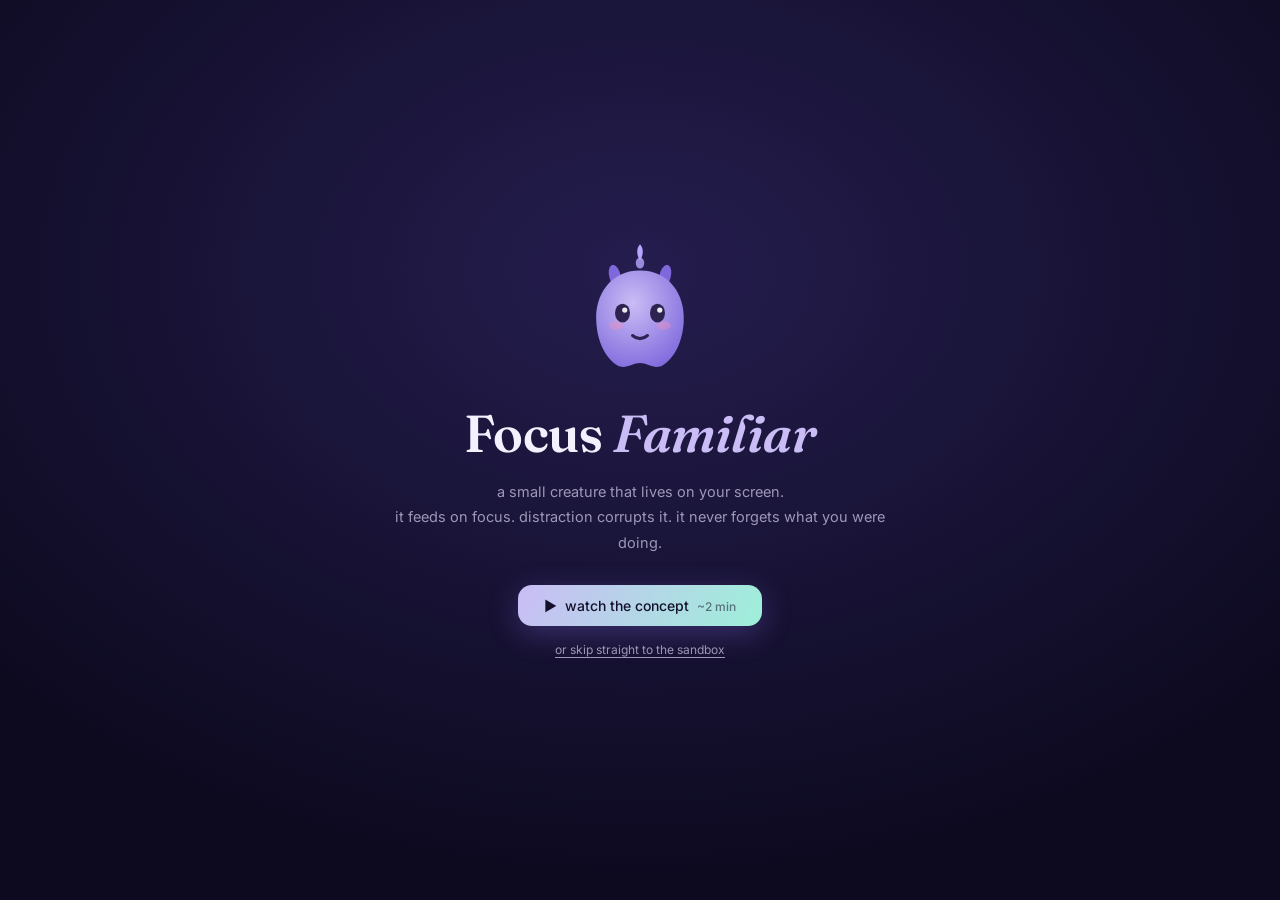
<file: index.html>
<!DOCTYPE html>
<html lang="en">
<head>
<meta charset="UTF-8">
<meta name="viewport" content="width=device-width, initial-scale=1.0">
<title>Mimo 米墨 — concept demo</title>
<link rel="icon" href="data:image/svg+xml,%3Csvg xmlns='http://www.w3.org/2000/svg' viewBox='0 0 100 100'%3E%3Ccircle cx='50' cy='55' r='38' fill='%237e68dc'/%3E%3Ccircle cx='38' cy='50' r='6' fill='%23140f2b'/%3E%3Ccircle cx='62' cy='50' r='6' fill='%23140f2b'/%3E%3Cpath d='M42 66 Q50 72 58 66' stroke='%23140f2b' stroke-width='4' fill='none' stroke-linecap='round'/%3E%3Cpath d='M50 17 C46 9 50 4 50 4 C50 4 54 9 50 17Z' fill='%23b9a5ff'/%3E%3C/svg%3E">
<link rel="preconnect" href="https://fonts.googleapis.com">
<link href="https://fonts.googleapis.com/css2?family=Fraunces:opsz,wght@9..144,500;9..144,600&family=Inter:wght@400;500;600&family=JetBrains+Mono:wght@400;500&display=swap" rel="stylesheet">
<link rel="stylesheet" href="styles.css">
</head>
<body>

<!-- ══════════════════ FAKE MACOS DESKTOP ══════════════════ -->
<div class="desktop" id="desktop">

  <!-- menu bar -->
  <div class="menubar">
    <span class="mb-apple"></span>
    <span class="mb-app" id="mbApp">Code</span>
    <span class="mb-item dim">File</span>
    <span class="mb-item dim">Edit</span>
    <span class="mb-item dim">View</span>
    <span class="mb-spacer"></span>
    <span class="mb-familiar-glyph" id="mbGlyph" title="Mimo">◐</span>
    <span class="mb-item dim" id="mbClock">2:47 PM</span>
  </div>

  <!-- window layer -->
  <div class="windows" id="windows"></div>

  <!-- dock -->
  <div class="dock" id="dock"></div>

  <!-- ══════ THE FAMILIAR ══════ -->
  <div class="familiar-zone" id="familiarZone">
    <div class="familiar" id="familiar" data-state="idle" data-level="1" title="your familiar">
      <div class="aura" id="aura"></div>
      <div class="ring" id="evolveRing"></div>
      <svg class="creature" viewBox="0 0 120 120" id="creatureSvg">
        <defs>
          <radialGradient id="bodyGrad" cx="42%" cy="34%" r="75%">
            <stop offset="0%"  class="grad-hi"/>
            <stop offset="100%" class="grad-lo"/>
          </radialGradient>
          <filter id="soft" x="-40%" y="-40%" width="180%" height="180%">
            <feGaussianBlur stdDeviation="1.1"/>
          </filter>
        </defs>
        <!-- wisp flame -->
        <g class="wisp">
          <path d="M60 14 C55 6 60 1 60 1 C60 1 65 6 60 14 Z" class="wisp-flame"/>
          <ellipse cx="60" cy="16" rx="3.4" ry="4.4" class="wisp-base"/>
        </g>
        <!-- ears -->
        <path class="ear ear-l" d="M38 34 C30 18 40 12 44 24 C45 28 44 32 43 35 Z"/>
        <path class="ear ear-r" d="M82 34 C90 18 80 12 76 24 C75 28 76 32 77 35 Z"/>
        <!-- body -->
        <path class="body" d="M60 22
          C 84 22 96 42 95 62
          C 94.5 78 88 92 78 98
          C 72 101.5 66 96 60 96
          C 54 96 48 101.5 42 98
          C 32 92 25.5 78 25 62
          C 24 42 36 22 60 22 Z" fill="url(#bodyGrad)"/>
        <!-- cheeks -->
        <ellipse class="cheek" cx="41" cy="66" rx="5.5" ry="3.4"/>
        <ellipse class="cheek" cx="79" cy="66" rx="5.5" ry="3.4"/>
        <!-- eyes: multiple variants, toggled by state -->
        <g class="eyes eyes-open">
          <ellipse cx="46" cy="56" rx="6" ry="7.5" class="eye"/>
          <ellipse cx="74" cy="56" rx="6" ry="7.5" class="eye"/>
          <circle cx="47.8" cy="53.6" r="2.1" class="eye-shine"/>
          <circle cx="75.8" cy="53.6" r="2.1" class="eye-shine"/>
        </g>
        <g class="eyes eyes-happy">
          <path d="M40 57 Q46 50 52 57" class="eye-arc"/>
          <path d="M68 57 Q74 50 80 57" class="eye-arc"/>
        </g>
        <g class="eyes eyes-spiral">
          <path d="M46 56 m4 0 a4 4 0 1 1 -4 -4 a2.6 2.6 0 1 1 -2.6 2.6 a1.2 1.2 0 1 0 1.2 -1.2" class="eye-swirl"/>
          <path d="M74 56 m4 0 a4 4 0 1 1 -4 -4 a2.6 2.6 0 1 1 -2.6 2.6 a1.2 1.2 0 1 0 1.2 -1.2" class="eye-swirl"/>
        </g>
        <g class="eyes eyes-dead">
          <path d="M41 51 L51 61 M51 51 L41 61" class="eye-x"/>
          <path d="M69 51 L79 61 M79 51 L69 61" class="eye-x"/>
        </g>
        <g class="eyes eyes-low">
          <path d="M40 58 L52 58" class="eye-lid"/>
          <path d="M68 58 L80 58" class="eye-lid"/>
        </g>
        <!-- mouth variants -->
        <path class="mouth mouth-smile" d="M54 74 Q60 79 66 74"/>
        <path class="mouth mouth-open"  d="M55 73 Q60 81 65 73 Q60 76 55 73 Z"/>
        <path class="mouth mouth-wavy"  d="M52 76 Q56 72 60 76 Q64 80 68 76"/>
        <path class="mouth mouth-o"     d="M60 76 m-3.4 0 a3.4 3.4 0 1 0 6.8 0 a3.4 3.4 0 1 0 -6.8 0"/>
        <!-- level-2 crown, hidden until evolution -->
        <g class="crown">
          <path d="M46 16 L50 6 L57 13 L60 2 L63 13 L70 6 L74 16 Q60 11 46 16 Z"/>
        </g>
        <!-- drips for poisoned state -->
        <g class="drips" filter="url(#soft)">
          <path class="drip d1" d="M44 96 q-1.5 7 0 11 q1.5 -4 0 -11Z"/>
          <path class="drip d2" d="M62 98 q-1.5 8 0 13 q1.5 -5 0 -13Z"/>
          <path class="drip d3" d="M77 95 q-1.5 6 0 10 q1.5 -4 0 -10Z"/>
        </g>
      </svg>
      <div class="shadow"></div>
      <div class="zzz" aria-hidden="true"><span>z</span><span>z</span><span>z</span></div>
    </div>

    <!-- ambient HUD -->
    <div class="hud" id="hud">
      <div class="hud-flame" title="focus flame">
        <svg viewBox="0 0 20 24" class="flame-svg"><path d="M10 2 C13 7 16 9 16 14 A6 6 0 0 1 4 14 C4 10 7 7 10 2 Z"/></svg>
        <div class="flame-bar"><div class="flame-fill" id="flameFill"></div></div>
      </div>
      <div class="hud-res" id="hudRes"></div>
      <div class="hud-streak" id="hudStreak">◇ streak <b id="streakMin">0m</b></div>
    </div>

    <!-- speech bubble -->
    <div class="bubble" id="bubble">
      <div class="bubble-inner" id="bubbleInner"></div>
      <div class="bubble-tail"></div>
    </div>
  </div>

  <!-- floating pickups spawn layer -->
  <div class="pickups" id="pickups"></div>

  <!-- toasts (level up etc.) -->
  <div class="toast" id="toast"></div>

  <!-- corruption vignette -->
  <div class="vignette" id="vignette"></div>

  <!-- ══════ QUEST MAP OVERLAY ══════ -->
  <div class="questmap" id="questmap">
    <div class="qm-card">
      <div class="qm-head">
        <span class="qm-title">Today's Quest Map</span>
        <span class="qm-date">Thu Jul 3 · told by your familiar</span>
        <button class="qm-close" id="qmClose">esc</button>
      </div>
      <div class="qm-body" id="qmBody"></div>
      <div class="qm-foot" id="qmFoot"></div>
    </div>
  </div>

  <!-- cinematic caption -->
  <div class="caption" id="caption"><span id="captionText"></span></div>

  <!-- demo chrome -->
  <div class="demo-chrome" id="demoChrome">
    <button class="dc-btn" id="btnPlay" title="play concept demo">▶ play demo</button>
    <div class="dc-dots" id="dcDots"></div>
    <button class="dc-btn ghost" id="btnFree" title="drive it yourself">✦ sandbox</button>
  </div>

  <!-- title / end cards -->
  <div class="card-overlay" id="titleCard">
    <div class="tc-inner">
      <div class="tc-creature" id="tcCreatureSlot"></div>
      <h1 class="tc-logo">Focus <em>Familiar</em></h1>
      <p class="tc-tag">a small creature that lives on your screen.<br>it feeds on focus. distraction corrupts it. it never forgets what you were doing.</p>
      <button class="tc-btn" id="tcStart">▶ &nbsp;watch the concept&nbsp; <span class="tc-time">~2 min</span></button>
      <button class="tc-skip" id="tcSkip">or skip straight to the sandbox</button>
    </div>
  </div>

</div>

<script src="js/windows.js"></script>
<script src="js/familiar.js"></script>
<script src="js/questmap.js"></script>
<script src="js/demo.js"></script>
<script src="js/main.js"></script>
</body>
</html>
</file>
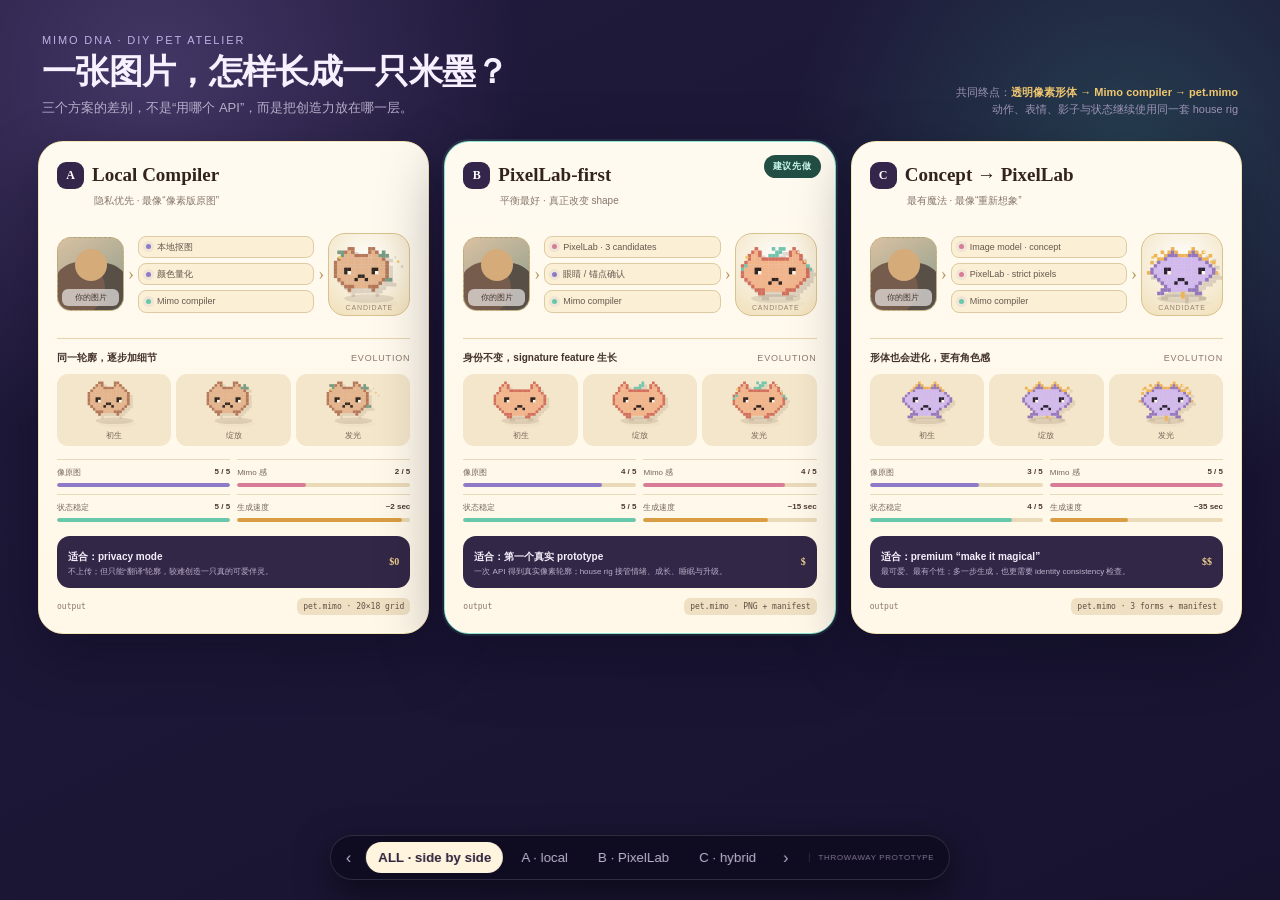
<file: mac/diy-pipeline-prototype.html>
<!doctype html>
<html lang="zh-CN">
<head>
<meta charset="utf-8">
<meta name="viewport" content="width=device-width, initial-scale=1">
<title>Mimo DNA · DIY pipeline prototype</title>
<!--
  THROWAWAY PROTOTYPE — not production UI.
  Question: which image-to-Mimo pipeline should we build first?
  Default is a side-by-side board; ?variant=A|B|C focuses one route.
-->
<style>
  :root{
    --night:#17132f; --night2:#201a3c; --ink:#33231d; --muted:#78685f;
    --paper:#fff8e8; --paper2:#f7e8c8; --line:#ddc894; --violet:#8e7bc7;
    --mint:#67c8ab; --rose:#d77d97; --gold:#d99e43;
  }
  *{box-sizing:border-box}
  html,body{margin:0;min-height:100%;font-family:-apple-system,BlinkMacSystemFont,"PingFang SC","Noto Sans SC",sans-serif}
  body{
    color:#f7f1ff;
    background:
      radial-gradient(circle at 12% 8%,#433665 0,transparent 27%),
      radial-gradient(circle at 88% 18%,#263f50 0,transparent 25%),
      linear-gradient(155deg,var(--night2),var(--night));
    padding:34px 38px 92px;
  }
  .shell{max-width:1510px;margin:0 auto}
  header{display:flex;align-items:flex-end;gap:24px;margin:0 4px 24px}
  .eyebrow{font-size:11px;letter-spacing:.17em;text-transform:uppercase;color:#bfb0e5;margin-bottom:8px}
  h1{font:600 34px/1.05 Georgia,"Songti SC",serif;margin:0;letter-spacing:-.02em}
  .sub{color:#b8afca;font-size:13px;line-height:1.5;margin-top:8px}
  .header-note{margin-left:auto;text-align:right;color:#9e95b5;font-size:11px;line-height:1.5}
  .header-note b{color:#f0c66f;font-weight:650}

  .board{display:grid;grid-template-columns:repeat(3,minmax(0,1fr));gap:15px;align-items:stretch}
  .route{
    min-width:0;position:relative;overflow:hidden;color:var(--ink);
    background:linear-gradient(180deg,#fffaf0,var(--paper));
    border:1px solid #f7e4ad;border-radius:25px;padding:20px 18px 18px;
    box-shadow:0 20px 55px #0806175c, inset 0 0 0 1px #fff9;
    transition:.22s ease;
  }
  .route.recommended{border-color:#8fe4c6;box-shadow:0 22px 65px #08061766,0 0 0 2px #67c8ab26,inset 0 0 0 1px #fff9}
  .route.recommended::after{content:"建议先做";position:absolute;right:14px;top:13px;background:#234e43;color:#c7f8e7;border-radius:999px;padding:5px 9px;font-size:9px;font-weight:700;letter-spacing:.08em}
  .route-id{display:inline-grid;place-items:center;width:27px;height:27px;border-radius:9px;background:#34264b;color:#fff;font:700 12px Georgia,serif;margin-right:8px}
  .route h2{display:flex;align-items:center;margin:0 0 5px;font:600 19px/1.2 Georgia,"Songti SC",serif}
  .route h2 span:last-child{white-space:nowrap;overflow:hidden;text-overflow:ellipsis}
  .route-kicker{font-size:10px;color:#88776c;margin:0 0 15px;padding-left:37px}

  .flow{display:grid;grid-template-columns:67px 14px 1fr 14px 82px;align-items:center;min-height:102px;margin-bottom:13px}
  .arrow{text-align:center;color:#b99c65;font:18px Georgia,serif}
  .source{height:74px;border-radius:14px;border:1px dashed #c9ad75;background:linear-gradient(145deg,#d9c1a2,#8a9b8a);padding:6px;position:relative;overflow:hidden}
  .source::before{content:"";position:absolute;width:32px;height:32px;border-radius:50%;background:#d5ab79;left:17px;top:11px;box-shadow:-12px 23px 0 10px #755c4d,13px 23px 0 9px #584f46}
  .source::after{content:"你的图片";position:absolute;inset:auto 4px 4px;background:#fff9;border-radius:6px;color:#44342e;text-align:center;font-size:8px;padding:3px 0;backdrop-filter:blur(4px)}
  .steps{display:flex;flex-direction:column;gap:5px}
  .step{display:flex;align-items:center;gap:6px;border:1px solid #decba2;background:#fbefd5;border-radius:8px;padding:5px 7px;font-size:9px;line-height:1.15;color:#66564d}
  .step i{width:5px;height:5px;border-radius:50%;background:var(--violet);box-shadow:0 0 0 3px #8e7bc719;flex:none}
  .step.api i{background:var(--rose)} .step.compile i{background:var(--mint)}
  .pet-frame{height:83px;border-radius:17px;border:1px solid #d8c18c;background:radial-gradient(circle at 50% 34%,#fff,#f0dfb8);display:grid;place-items:center;position:relative}
  .pet-frame::after{content:"candidate";position:absolute;bottom:4px;color:#98836b;font-size:7px;letter-spacing:.12em;text-transform:uppercase}
  .pet{width:72px;height:63px;image-rendering:pixelated;filter:drop-shadow(4px 5px 0 #573f322c)}

  .evo{border-top:1px solid #e5d5af;padding-top:12px}
  .evo-title{display:flex;justify-content:space-between;align-items:center;margin-bottom:9px;font-size:9px;color:#8c796b;text-transform:uppercase;letter-spacing:.09em}
  .evo-title b{color:#44332d;font-size:10px;text-transform:none;letter-spacing:0}
  .evo-row{display:grid;grid-template-columns:repeat(3,1fr);gap:5px}
  .stage{background:#f4e6ca;border-radius:11px;min-height:72px;padding:4px;text-align:center;position:relative}
  .stage svg{width:55px;height:49px;image-rendering:pixelated;filter:drop-shadow(3px 3px 0 #6a4e3d22)}
  .stage label{display:block;color:#756258;font-size:8px;margin-top:-1px}
  .stage .lock{position:absolute;right:5px;top:5px;width:14px;height:14px;border-radius:50%;display:grid;place-items:center;background:#ffffffb5;color:#7c6c62;font-size:7px}

  .scores{display:grid;grid-template-columns:1fr 1fr;gap:7px;margin-top:13px}
  .score{border-top:1px solid #e8d9bb;padding-top:7px}
  .score-head{display:flex;justify-content:space-between;color:#76665e;font-size:8px;margin-bottom:5px}
  .score-head b{color:#4c3932;font-weight:650}
  .meter{height:4px;background:#eadab8;border-radius:99px;overflow:hidden}
  .meter i{display:block;height:100%;border-radius:inherit;background:var(--violet)}
  .score:nth-child(2) .meter i{background:var(--rose)}
  .score:nth-child(3) .meter i{background:var(--mint)}
  .score:nth-child(4) .meter i{background:var(--gold)}

  .verdict{display:grid;grid-template-columns:1fr auto;gap:8px;align-items:center;margin-top:14px;border-radius:13px;padding:10px 11px;background:#332747;color:#f4effb}
  .verdict strong{font-size:10px;font-weight:650}.verdict span{display:block;margin-top:3px;color:#bcb1ca;font-size:8px;line-height:1.3}
  .cost{text-align:right;color:#eed18f!important;font:700 10px Georgia,serif!important;margin:0!important}
  .file{margin-top:10px;display:flex;align-items:center;justify-content:space-between;color:#8b786c;font:8px ui-monospace,SFMono-Regular,monospace}
  .file code{background:#efe0c3;color:#614f45;padding:4px 6px;border-radius:6px}

  .bottom{
    position:fixed;z-index:20;left:50%;bottom:20px;transform:translateX(-50%);
    display:flex;align-items:center;gap:6px;background:#0f0c20e8;border:1px solid #ffffff22;border-radius:999px;padding:6px;
    box-shadow:0 12px 35px #0008;backdrop-filter:blur(14px)
  }
  .bottom button{border:0;color:#bcb3ce;background:transparent;border-radius:999px;padding:8px 12px;font:10px inherit;cursor:pointer}
  .bottom button:hover{background:#ffffff10;color:#fff}.bottom button.active{background:#fff5df;color:#2e223d;font-weight:700}
  .bottom .nav{font-size:16px;padding:4px 9px}
  .proto{margin-left:5px;padding:0 9px;color:#807790;font-size:8px;letter-spacing:.08em;border-left:1px solid #ffffff1c}
  body[data-focus]:not([data-focus="all"]) .board{grid-template-columns:minmax(0,560px);justify-content:center}
  body[data-focus]:not([data-focus="all"]) .route{display:none}
  body[data-focus="A"] .route[data-route="A"],body[data-focus="B"] .route[data-route="B"],body[data-focus="C"] .route[data-route="C"]{display:block}
  body[data-focus]:not([data-focus="all"]) .route{padding:26px}.route.is-dim{opacity:.34;transform:scale(.985)}
  @media(max-width:1100px){.board{grid-template-columns:1fr}.route{max-width:620px;margin:auto;width:100%}.header-note{display:none}}
</style>
</head>
<body data-focus="all">
<div class="shell">
  <header>
    <div>
      <div class="eyebrow">Mimo DNA · DIY pet atelier</div>
      <h1>一张图片，怎样长成一只米墨？</h1>
      <div class="sub">三个方案的差别，不是“用哪个 API”，而是把创造力放在哪一层。</div>
    </div>
    <div class="header-note">共同终点：<b>透明像素形体 → Mimo compiler → pet.mimo</b><br>动作、表情、影子与状态继续使用同一套 house rig</div>
  </header>

  <main class="board">
    <article class="route" data-route="A">
      <h2><span class="route-id">A</span><span>Local Compiler</span></h2>
      <p class="route-kicker">隐私优先 · 最像“像素版原图”</p>
      <section class="flow">
        <div class="source"></div><div class="arrow">›</div>
        <div class="steps"><div class="step"><i></i>本地抠图</div><div class="step"><i></i>颜色量化</div><div class="step compile"><i></i>Mimo compiler</div></div>
        <div class="arrow">›</div><div class="pet-frame"><svg class="pet" data-pet="local" data-level="2"></svg></div>
      </section>
      <section class="evo">
        <div class="evo-title"><b>同一轮廓，逐步加细节</b><span>evolution</span></div>
        <div class="evo-row"><div class="stage"><svg data-pet="local" data-level="0"></svg><label>初生</label></div><div class="stage"><svg data-pet="local" data-level="1"></svg><label>绽放</label></div><div class="stage"><svg data-pet="local" data-level="2"></svg><label>发光</label></div></div>
      </section>
      <section class="scores">
        <div class="score"><div class="score-head"><span>像原图</span><b>5 / 5</b></div><div class="meter"><i style="width:100%"></i></div></div>
        <div class="score"><div class="score-head"><span>Mimo 感</span><b>2 / 5</b></div><div class="meter"><i style="width:40%"></i></div></div>
        <div class="score"><div class="score-head"><span>状态稳定</span><b>5 / 5</b></div><div class="meter"><i style="width:100%"></i></div></div>
        <div class="score"><div class="score-head"><span>生成速度</span><b>~2 sec</b></div><div class="meter"><i style="width:95%"></i></div></div>
      </section>
      <div class="verdict"><div><strong>适合：privacy mode</strong><span>不上传；但只能“翻译”轮廓，较难创造一只真的可爱伴灵。</span></div><span class="cost">$0</span></div>
      <div class="file"><span>output</span><code>pet.mimo · 20×18 grid</code></div>
    </article>

    <article class="route recommended" data-route="B">
      <h2><span class="route-id">B</span><span>PixelLab-first</span></h2>
      <p class="route-kicker">平衡最好 · 真正改变 shape</p>
      <section class="flow">
        <div class="source"></div><div class="arrow">›</div>
        <div class="steps"><div class="step api"><i></i>PixelLab · 3 candidates</div><div class="step"><i></i>眼睛 / 锚点确认</div><div class="step compile"><i></i>Mimo compiler</div></div>
        <div class="arrow">›</div><div class="pet-frame"><svg class="pet" data-pet="pixel" data-level="2"></svg></div>
      </section>
      <section class="evo">
        <div class="evo-title"><b>身份不变，signature feature 生长</b><span>evolution</span></div>
        <div class="evo-row"><div class="stage"><svg data-pet="pixel" data-level="0"></svg><label>初生</label></div><div class="stage"><svg data-pet="pixel" data-level="1"></svg><label>绽放</label></div><div class="stage"><svg data-pet="pixel" data-level="2"></svg><label>发光</label></div></div>
      </section>
      <section class="scores">
        <div class="score"><div class="score-head"><span>像原图</span><b>4 / 5</b></div><div class="meter"><i style="width:80%"></i></div></div>
        <div class="score"><div class="score-head"><span>Mimo 感</span><b>4 / 5</b></div><div class="meter"><i style="width:82%"></i></div></div>
        <div class="score"><div class="score-head"><span>状态稳定</span><b>5 / 5</b></div><div class="meter"><i style="width:100%"></i></div></div>
        <div class="score"><div class="score-head"><span>生成速度</span><b>~15 sec</b></div><div class="meter"><i style="width:72%"></i></div></div>
      </section>
      <div class="verdict"><div><strong>适合：第一个真实 prototype</strong><span>一次 API 得到真实像素轮廓；house rig 接管情绪、成长、睡眠与升级。</span></div><span class="cost">$</span></div>
      <div class="file"><span>output</span><code>pet.mimo · PNG + manifest</code></div>
    </article>

    <article class="route" data-route="C">
      <h2><span class="route-id">C</span><span>Concept → PixelLab</span></h2>
      <p class="route-kicker">最有魔法 · 最像“重新想象”</p>
      <section class="flow">
        <div class="source"></div><div class="arrow">›</div>
        <div class="steps"><div class="step api"><i></i>Image model · concept</div><div class="step api"><i></i>PixelLab · strict pixels</div><div class="step compile"><i></i>Mimo compiler</div></div>
        <div class="arrow">›</div><div class="pet-frame"><svg class="pet" data-pet="magic" data-level="2"></svg></div>
      </section>
      <section class="evo">
        <div class="evo-title"><b>形体也会进化，更有角色感</b><span>evolution</span></div>
        <div class="evo-row"><div class="stage"><svg data-pet="magic" data-level="0"></svg><label>初生</label></div><div class="stage"><svg data-pet="magic" data-level="1"></svg><label>绽放</label></div><div class="stage"><svg data-pet="magic" data-level="2"></svg><label>发光</label></div></div>
      </section>
      <section class="scores">
        <div class="score"><div class="score-head"><span>像原图</span><b>3 / 5</b></div><div class="meter"><i style="width:63%"></i></div></div>
        <div class="score"><div class="score-head"><span>Mimo 感</span><b>5 / 5</b></div><div class="meter"><i style="width:100%"></i></div></div>
        <div class="score"><div class="score-head"><span>状态稳定</span><b>4 / 5</b></div><div class="meter"><i style="width:82%"></i></div></div>
        <div class="score"><div class="score-head"><span>生成速度</span><b>~35 sec</b></div><div class="meter"><i style="width:45%"></i></div></div>
      </section>
      <div class="verdict"><div><strong>适合：premium “make it magical”</strong><span>最可爱、最有个性；多一步生成，也更需要 identity consistency 检查。</span></div><span class="cost">$$</span></div>
      <div class="file"><span>output</span><code>pet.mimo · 3 forms + manifest</code></div>
    </article>
  </main>
</div>

<nav class="bottom" aria-label="prototype focus">
  <button class="nav" data-shift="-1">‹</button>
  <button data-view="all">ALL · side by side</button>
  <button data-view="A">A · local</button>
  <button data-view="B">B · PixelLab</button>
  <button data-view="C">C · hybrid</button>
  <button class="nav" data-shift="1">›</button><span class="proto">THROWAWAY PROTOTYPE</span>
</nav>

<script>
const PETS={
  local:{pal:{p:'#b47758',l:'#e4b48d',a:'#789b83',k:'#332720',w:'#fff8e7'},base:[
    '....pp....pp....','...plp....plp...','..plllpppplllp..','.pllllllllllllp.','pllllllllllllllp','pllllllllllllllp','pllkkllllllkkllp','pllkwllllllkwllp','pllllllkkllllllp','.pllllkllkllllp.','..pllllllllllp..','...pppllllppp...','....p......p....'],
    add1:[[13,2,'a'],[14,1,'a'],[14,2,'a'],[15,2,'a']],add2:[[2,2,'a'],[1,1,'a'],[2,1,'a'],[15,9,'a'],[16,9,'a']]},
  pixel:{pal:{p:'#d36f5b',l:'#f2b48b',a:'#75c4ad',k:'#32231f',w:'#fff6e6'},base:[
    '....p..........p....','...plp........plp...','..pllp........pllp..','..plllpppppppplllp..','.pllllllllllllllllp.','pllllllllllllllllllp','plllkkllllllllkklllp','plllkwllllllllkwlllp','pllllllllllllllllllp','.plllllllkklllllllp.','..plllllkllklllllp..','...pllllllllllllp...','....pppllllllppp....','.....pp.....pp......'],
    add1:[[9,2,'a'],[10,1,'a'],[11,0,'a'],[11,1,'a'],[10,2,'a'],[8,2,'a']],add2:[[1,5,'a'],[0,6,'a'],[19,5,'a'],[20,6,'a'],[9,0,'a'],[12,0,'a']]},
  magic:{pal:{p:'#9477bd',l:'#d1b9ee',a:'#efb357',k:'#2b2135',w:'#fff8e7'},base:[
    '.......a.....a.......','......apa...apa......','.....apppaaapppa.....','....aplllllllllpa....','...plllllllllllllp...','..plllllllllllllllp..','.plllkkllllllllkkllp.','.plllkwllllllllkwllp.','..plllllllllllllllp..','...plllllkkllllllp...','....plllkllklllp....','.....pllllllllp.....','....ppplllllppp.....','...pp.........pp....'],
    add1:[[3,3,'a'],[2,2,'a'],[17,3,'a'],[18,2,'a'],[10,13,'a']],add2:[[0,7,'a'],[1,4,'a'],[4,1,'a'],[19,4,'a'],[20,7,'a'],[16,1,'a'],[10,14,'a']]}
};
function petSVG(el){
  const p=PETS[el.dataset.pet],level=+el.dataset.level||0,px=4,rows=p.base.map(x=>x.split(''));
  const add=(pts)=>pts.forEach(([x,y,c])=>{while(rows.length<=y)rows.push([]);rows[y][x]=c});
  if(level>0)add(p.add1);if(level>1)add(p.add2);
  let r='<ellipse cx="42" cy="61" rx="29" ry="5" fill="#6f554126"/>';
  rows.forEach((row,y)=>row.forEach((c,x)=>{if(c!=='.'&&p.pal[c])r+=`<rect x="${x*px+1}" y="${y*px+1}" width="4.2" height="4.2" fill="${p.pal[c]}"/>`}));
  if(level>1)r+='<circle cx="8" cy="13" r="2" fill="#f2c76b"/><circle cx="76" cy="18" r="1.6" fill="#f2c76b"/><circle cx="68" cy="7" r="1.2" fill="#fff4c6"/>';
  el.setAttribute('viewBox','0 0 84 66');el.innerHTML=r;
}
document.querySelectorAll('[data-pet]').forEach(petSVG);
const order=['all','A','B','C'];
function setView(v){
  document.body.dataset.focus=v;
  const url=new URL(location.href);url.searchParams.set('variant',v);history.replaceState({},'',url);
  document.querySelectorAll('[data-view]').forEach(b=>b.classList.toggle('active',b.dataset.view===v));
}
document.querySelectorAll('[data-view]').forEach(b=>b.onclick=()=>setView(b.dataset.view));
function shift(n){const i=order.indexOf(document.body.dataset.focus);setView(order[(i+n+order.length)%order.length])}
document.querySelectorAll('[data-shift]').forEach(b=>b.onclick=()=>shift(+b.dataset.shift));
addEventListener('keydown',e=>{if(e.target.matches('input,textarea,[contenteditable]'))return;if(e.key==='ArrowLeft')shift(-1);if(e.key==='ArrowRight')shift(1)});
setView(new URL(location.href).searchParams.get('variant')||'all');
</script>
</body>
</html>
</file>
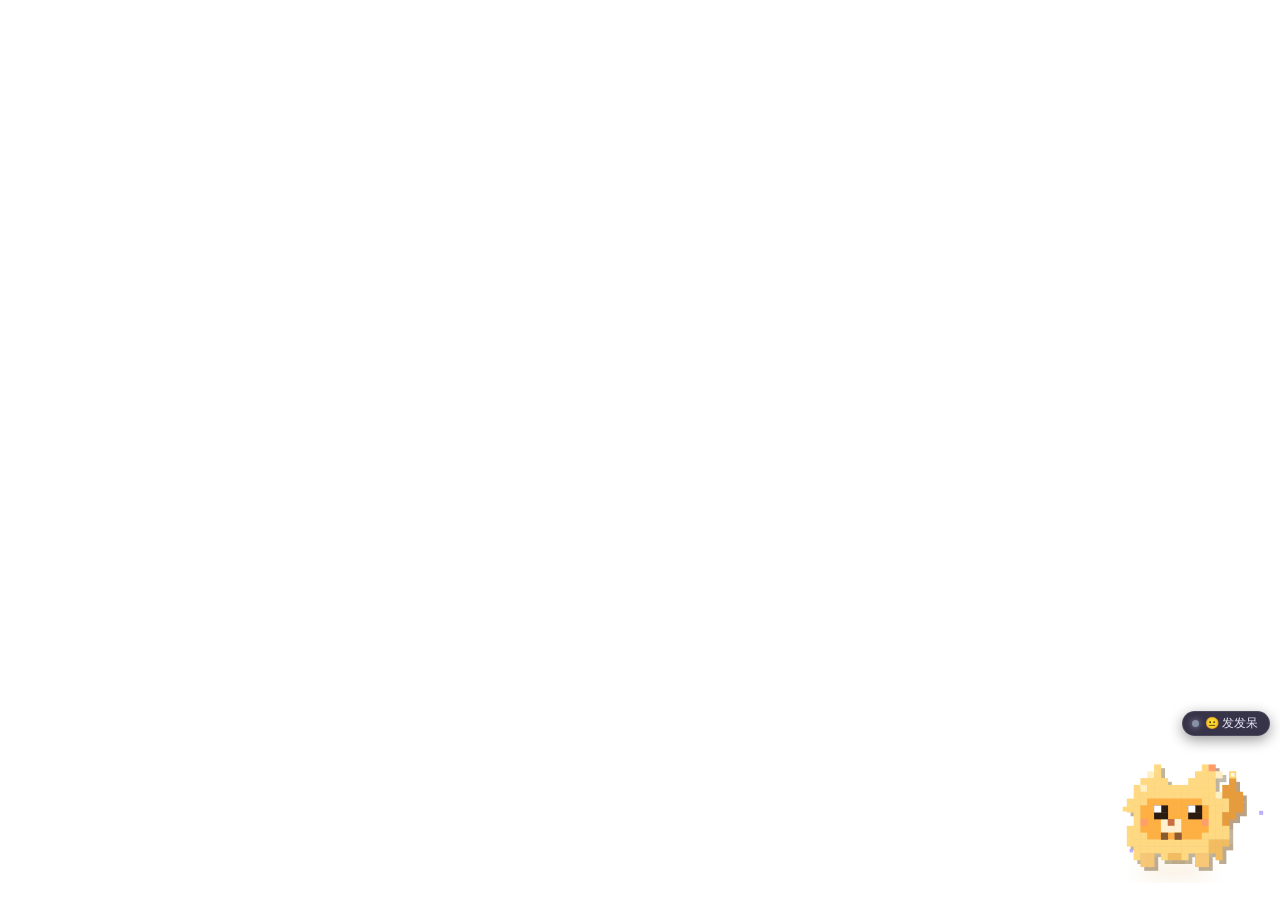
<file: mac/overlay.html>
<!DOCTYPE html>
<html lang="zh-CN">
<head>
<meta charset="UTF-8">
<title>Mimo 米墨</title>
<style>
/* ── transparent overlay: the creature lives bottom-right ── */
:root{
  --font-ui: -apple-system, 'Inter', sans-serif;
  --font-magic: 'Fraunces', Georgia, serif;
  --font-mono: 'SF Mono', Menlo, monospace;
  --ink:#e9e6f7; --ink-dim:#9d97b8;
  --fam-glow: rgba(146,120,255,.45);
  /* wisp dynamic palette */
  --fam-hi:#cabcf5; --fam-lo:#7e68dc; --wisp:#b9a5ff;
  --eye-col:#2d2350; --mouth-col:#2d2350;
  --tint: transparent;
}
*{ margin:0; padding:0; box-sizing:border-box; }
html,body{ width:100%; height:100%; background:transparent; overflow:hidden; }
body{ font-family:var(--font-ui); -webkit-user-select:none; }

.stage{ position:absolute; right:10px; bottom:6px; width:150px; }

/* ── creature container ── */
.familiar{ position:relative; width:150px; height:150px;
  animation:bob 3.6s ease-in-out infinite; transition:filter .6s, opacity .6s; }
@keyframes bob{ 0%,100%{ transform:translateY(0);} 50%{ transform:translateY(-8px);} }
.familiar svg{ width:100%; height:100%; overflow:visible; display:none; }
.familiar svg.cur{ display:block; }

.aura{ position:absolute; inset:-14px; border-radius:50%; pointer-events:none;
  background:radial-gradient(circle, var(--fam-glow) 0%, transparent 66%);
  transition:opacity .8s, transform .8s; opacity:.75; }
.ring{ position:absolute; inset:8px; border-radius:50%; border:2px solid #ffd76a; opacity:0; pointer-events:none; }
.ring.burst{ animation:ringBurst 1.1s ease-out forwards; }
@keyframes ringBurst{ 0%{ transform:scale(.4); opacity:.95;} 100%{ transform:scale(2.4); opacity:0;} }
.shadow{ position:absolute; bottom:-8px; left:50%; transform:translateX(-50%);
  width:70px; height:12px; border-radius:50%; background:#000; opacity:.28; filter:blur(4px); }

/* ── FamiliarMascot (design handoff, pixel-art): keyframes verbatim ── */
@keyframes ffp-bob {0%,100%{transform:translateY(0) scale(1,1)}50%{transform:translateY(-7px) scale(1.04,.96)}}
@keyframes ffp-levitate {0%,100%{transform:translateY(-6px) scale(1,1)}50%{transform:translateY(-9px) scale(1.015,.985)}}
@keyframes ffp-dizzy {0%{transform:translate(0,0) rotate(0deg)}25%{transform:translate(5px,-3px) rotate(9deg)}50%{transform:translate(0,-6px) rotate(0deg)}75%{transform:translate(-5px,-3px) rotate(-9deg)}100%{transform:translate(0,0) rotate(0deg)}}
@keyframes ffp-queasy {0%,100%{transform:rotate(-7deg) translateY(2px)}50%{transform:rotate(7deg) translateY(-2px)}}
@keyframes ffp-float {0%,100%{transform:translateY(-6px) translateX(0)}25%{transform:translateY(-16px) translateX(4px)}50%{transform:translateY(-26px) translateX(0)}75%{transform:translateY(-16px) translateX(-4px)}}
@keyframes ffp-pop {0%{transform:translateY(0) scale(1)}30%{transform:translateY(-24px) scale(1.12)}55%{transform:translateY(0) scale(1.1,.86)}75%{transform:translateY(-9px) scale(1.04)}100%{transform:translateY(0) scale(1)}}
@keyframes ffp-sleepbob {0%,100%{transform:translateY(0) scale(1,1)}50%{transform:translateY(3px) scale(1.06,.93)}}
@keyframes ffp-proudhop {0%,100%{transform:translateY(0) rotate(0deg)}30%{transform:translateY(-13px) rotate(-4deg)}50%{transform:translateY(-8px) rotate(4deg)}70%{transform:translateY(-11px) rotate(0deg)}}
@keyframes ffp-wobble {0%,100%{transform:translateY(0) rotate(-2deg)}35%{transform:translateY(-5px) rotate(3deg)}70%{transform:translateY(-2px) rotate(-4deg)}}
@keyframes ffp-blink {0%,91%,100%{transform:scaleY(1)}95%{transform:scaleY(.1)}}
@keyframes ffp-orb {0%,100%{opacity:.55}50%{opacity:1}}
@keyframes ffp-zzz {0%{opacity:0;transform:translate(0,0)}25%{opacity:1}100%{opacity:0;transform:translate(2.5px,-4.5px)}}
@keyframes ffp-ring {0%{opacity:.9;transform:scale(.35)}100%{opacity:0;transform:scale(1.35)}}
@keyframes ffp-twinkle {0%,100%{opacity:.15}50%{opacity:1}}
@keyframes ffp-bubbleUp {0%{opacity:0;transform:translateY(0)}30%{opacity:.9}100%{opacity:0;transform:translateY(-5px)}}
@keyframes ffp-mote {0%,100%{opacity:.2;transform:translateY(0)}50%{opacity:.9;transform:translateY(-1.6px)}}
@keyframes ffp-typeA {0%,100%{transform:translateY(0)}50%{transform:translateY(-1.3px)}}
@keyframes ffp-typeB {0%,100%{transform:translateY(-1.3px)}50%{transform:translateY(0)}}
@keyframes ffp-walk {0%{transform:translateX(-14px)}100%{transform:translateX(14px)}}
@keyframes ffp-stepA {0%,100%{transform:translateY(0)}50%{transform:translateY(-1.5px)}}
@keyframes ffp-stepB {0%,100%{transform:translateY(-1.5px)}50%{transform:translateY(0)}}
@keyframes ffp-eyeCycle {0%{opacity:1}33.34%{opacity:0}100%{opacity:0}}
/* Raster familiars are complete illustrations. Keep fallback motion subtle;
   large squash/rotation makes a full human silhouette feel rubbery. */
@keyframes ffp-raster-breathe {0%,100%{transform:translateY(0)}50%{transform:translateY(-1.2px)}}
@keyframes ffp-raster-peek {0%,100%{transform:translate(0,0)}45%{transform:translate(1px,-.8px)}70%{transform:translate(0,-.4px)}}
@keyframes ffp-raster-bounce {0%,100%{transform:translateY(0)}45%{transform:translateY(-2.6px)}65%{transform:translateY(-.5px)}}
@keyframes ffp-raster-float {0%,100%{transform:translateY(0)}50%{transform:translateY(-3px)}}
@keyframes ffp-raster-wobble {0%,100%{transform:translateY(0) rotate(-.45deg)}50%{transform:translateY(-1px) rotate(.45deg)}}
@keyframes ffp-raster-dizzy {0%,100%{transform:translateX(0) rotate(0)}35%{transform:translateX(1.1px) rotate(.45deg)}70%{transform:translateX(-1.1px) rotate(-.45deg)}}
@keyframes ffp-raster-celebrate {0%,100%{transform:translateY(0)}35%{transform:translateY(-4px)}62%{transform:translateY(-1px)}}
/* focus states breathe the aura around raster familiars (abstract-lane energy) */
@keyframes ffp-aura-pulse {0%,100%{opacity:var(--aura-base,.2)}50%{opacity:calc(var(--aura-base,.2)*2)}}
.ffp-wrap{ width:100%; height:100%; transform-origin:50% 100%; }
/* the mascot manages its own animation/filter/opacity/shadow — mute the
   generic state styling that would double-apply */
.familiar.char-pixel{ animation:none !important; opacity:1 !important; filter:none !important; }
body[data-char="pixel"] .shadow{ display:none; }

/* ── per-state glow color (used by bubble/journal shadows + sparkles) ── */
[data-state="idle"]{ --fam-glow:rgba(146,120,255,.42); }
[data-state="focused"]{ --fam-glow:rgba(64,224,178,.5); }
[data-state="scholar"]{ --fam-glow:rgba(110,140,255,.5); }
[data-state="dizzy"]{ --fam-glow:rgba(210,215,90,.4); }
[data-state="poisoned"]{ --fam-glow:rgba(130,200,60,.45); }
[data-state="ghost"]{ --fam-glow:rgba(160,170,210,.25); }
[data-state="evolved"]{ --fam-glow:rgba(255,196,90,.6); }

.spark{ position:absolute; width:7px; height:7px; pointer-events:none;
  background:radial-gradient(circle,#fff 0 30%, var(--fam-glow) 70%, transparent);
  border-radius:50%; animation:sparkUp 1.4s ease-out forwards; }
@keyframes sparkUp{ 0%{ transform:translateY(0) scale(.6); opacity:0;} 20%{ opacity:1;} 100%{ transform:translateY(-46px) scale(1.15); opacity:0;} }

/* ── persistent focus-status badge: the plain-words "meat" ── */
.status-badge{ position:absolute; right:0; bottom:158px; display:flex; align-items:center; gap:6px;
  padding:4px 11px 4px 9px; border-radius:20px; background:rgba(20,16,40,.85); border:1px solid #ffffff1c;
  color:var(--ink); font-size:11.5px; font-weight:500; backdrop-filter:blur(8px); box-shadow:0 4px 14px #0006;
  white-space:nowrap; transition:border-color .4s; }
.sb-dot{ width:7px; height:7px; border-radius:50%; background:#8890a8; box-shadow:0 0 6px #8890a8;
  transition:background .4s, box-shadow .4s; }
.status-badge.focus{ border-color:#3fe0b255; }
.status-badge.focus .sb-dot{ background:#3fe0b2; box-shadow:0 0 7px #3fe0b2cc; }
.status-badge.distract{ border-color:#e0574d55; }
.status-badge.distract .sb-dot{ background:#e0574d; box-shadow:0 0 7px #e0574dcc; }

/* ── HUD above creature ── */
.hud{ position:absolute; right:0; bottom:192px; display:flex; flex-direction:column;
  gap:6px; align-items:flex-end; font-size:11px; color:var(--ink-dim);
  opacity:0; transform:translateY(4px); transition:opacity .5s, transform .5s; }
.hud.on{ opacity:1; transform:none; }
.hud-row{ display:flex; gap:6px; }
.chip{ display:flex; align-items:center; gap:4px; padding:3px 9px; border-radius:20px;
  background:rgba(20,16,40,.82); border:1px solid #ffffff1a; color:var(--ink);
  font-size:11px; backdrop-filter:blur(8px); box-shadow:0 4px 14px #0006; }
.chip b{ font-weight:600; font-variant-numeric:tabular-nums; }
.chip.lvl{ color:#ffd76a; }
.chip.lvl b{ color:#ffd76a; }
.xpbar{ display:inline-block; width:30px; height:4px; border-radius:2px; background:#ffffff20;
  overflow:hidden; vertical-align:1px; margin-left:2px; }
.xpbar span{ display:block; height:100%; background:linear-gradient(90deg,#f0a832,#ffd76a); border-radius:2px; }

/* milestone walk: Swift sweeps the panel across the screen bottom while
   the creature waddles */
.familiar.walking{ animation:waddle .45s ease-in-out infinite !important; }
@keyframes waddle{ 0%,100%{ transform:rotate(-7deg) translateY(0);} 50%{ transform:rotate(7deg) translateY(-6px);} }

/* evolution art hooks for future mascot upgrades:
   body[data-fam-level="N"] and .familiar.fam-lvN (e.g. gild the ember,
   grow the tail). No default visual yet — the level chip carries it. */
.chip.streak b{ color:#7df0cf; }
.chip.pop{ animation:chipPop .45s cubic-bezier(.34,1.56,.64,1); }
@keyframes chipPop{ 50%{ transform:scale(1.2);} }
.flamebar{ width:64px; height:5px; border-radius:3px; background:#ffffff20; overflow:hidden; }
.flamefill{ height:100%; width:55%; border-radius:3px; transition:width .8s, background .8s;
  background:linear-gradient(90deg,#ff9d4d,#ffd76a); }
.flamefill.low{ background:linear-gradient(90deg,#5a5470,#7a7490); }

/* ── speech bubble (context restore) ── */
.bubble{ position:absolute; right:150px; bottom:20px; width:352px; opacity:0;
  transform:translateY(10px) scale(.96); transform-origin:bottom right;
  transition:opacity .4s, transform .4s cubic-bezier(.34,1.4,.64,1); pointer-events:none; }
.bubble.on{ opacity:1; transform:none; pointer-events:auto; }
.bubble-inner{ background:rgba(24,19,46,.94); backdrop-filter:blur(20px);
  border:1px solid rgba(185,165,255,.3); border-radius:16px; padding:15px 18px;
  color:var(--ink); font-size:13.5px; line-height:1.65;
  max-height:272px; overflow-y:auto; min-height:0; overscroll-behavior:contain;
  box-shadow:0 16px 44px rgba(0,0,0,.5), 0 0 26px var(--fam-glow); }
.bubble-tail{ position:absolute; right:-7px; bottom:24px; width:13px; height:13px;
  background:rgba(24,19,46,.94); border-right:1px solid rgba(185,165,255,.3);
  border-top:1px solid rgba(185,165,255,.3); transform:rotate(45deg); }
.bb-head{ font-family:var(--font-magic); font-size:15px; color:#cabcf5; margin-bottom:9px; }
.bb-line{ margin:5px 0; }
.bb-line b{ color:#fff; }
.bb-dim{ color:var(--ink-dim); font-size:12.5px; }
.bb-mono{ font-family:var(--font-mono); font-size:10.5px; background:#ffffff10; padding:1px 5px; border-radius:4px; color:#9ef0b0; }
.bb-btn{ font-family:inherit; font-size:11.5px; padding:5px 10px; margin-top:8px; margin-right:6px;
  border-radius:8px; color:#e9e6f7; background:#7e68dc33; border:1px solid #7e68dc66; cursor:pointer; }
.bb-btn:hover{ background:#7e68dc55; }
.bb-cols{ display:flex; gap:8px; margin:8px 0; }
.bb-col{ flex:1; background:#ffffff08; border:1px solid #ffffff10; border-radius:10px; padding:7px 10px; }
.bb-col .k{ font-size:10.5px; color:var(--ink-dim); letter-spacing:.04em; }
.bb-col .pct{ font-family:var(--font-magic); font-size:22px; margin:2px 0 3px; }
.bb-col .pct.good{ color:#7df0cf; } .bb-col .pct.mid{ color:#ffd479; } .bb-col .pct.bad{ color:#e88fae; }
.bb-col .sub{ font-size:10.5px; color:var(--ink-dim); }
.bb-sec{ margin-top:8px; }
.bb-sec .sh{ font-size:11px; color:#cabcf5; letter-spacing:.05em; margin-bottom:4px; }
.bb-item{ font-size:12.5px; color:var(--ink); padding:2.5px 0; white-space:nowrap; overflow:hidden;
  text-overflow:ellipsis; max-width:100%; }
.bb-item .t{ color:var(--ink-dim); font-size:11px; margin-left:6px; }

/* ── journal: full openable history, bucketed by time ── */
.journal{ position:absolute; right:150px; bottom:10px; width:334px; max-height:300px;
  display:none; flex-direction:column; border-radius:15px; overflow:hidden;
  background:rgba(24,19,46,.95); backdrop-filter:blur(20px);
  border:1px solid rgba(185,165,255,.3);
  box-shadow:0 16px 44px rgba(0,0,0,.5), 0 0 26px var(--fam-glow);
  color:var(--ink); font-size:12px; }
.journal.on{ display:flex; }
.j-head{ display:flex; align-items:center; gap:8px;
  padding:10px 14px 8px; font-family:var(--font-magic); font-size:13.5px; color:#cabcf5;
  border-bottom:1px solid #ffffff12; flex:none; }
.j-close{ font-family:inherit; font-size:11px; color:var(--ink-dim); background:none;
  border:none; cursor:pointer; padding:2px 4px; }
.j-close:hover{ color:var(--ink); }
.j-now{ padding:9px 14px 0; flex:none; font-size:12.5px; color:var(--ink); }
.j-now b{ color:#fff; }
.j-now .jn-sub{ font-size:11px; color:var(--ink-dim); margin-top:2px; }
.j-now .pct-good{ color:#7df0cf; font-weight:600; }
.j-now .pct-mid{ color:#ffd479; font-weight:600; }
.j-now .pct-bad{ color:#e88fae; font-weight:600; }
.j-tabs{ display:flex; gap:5px; padding:8px 14px 2px; flex:none; }
.j-tab{ font-family:inherit; font-size:10.5px; color:var(--ink-dim); background:#ffffff0a;
  border:1px solid #ffffff14; border-radius:14px; padding:3px 10px; cursor:pointer; }
.j-tab:hover{ color:var(--ink); }
.j-tab.cur{ color:#14102b; background:#cabcf5; border-color:#cabcf5; font-weight:600; }
.j-body{ overflow-y:auto; min-height:0; overscroll-behavior:contain; padding:8px 14px 12px; }
.j-bucket{ margin-bottom:10px; }
.j-bh{ font-size:10px; color:var(--ink-dim); letter-spacing:.06em; text-transform:uppercase;
  margin-bottom:4px; padding-bottom:2px; border-bottom:1px dashed #ffffff14; }
.j-sh{ cursor:pointer; user-select:none; }
.j-sh .arr{ display:inline-block; transition:transform .2s; font-size:9px; margin-right:2px; }
.j-sh.open .arr{ transform:rotate(90deg); }
.j-more{ font-size:10.5px; color:var(--ink-dim); cursor:pointer; padding:2px 0;
  text-decoration:underline; text-underline-offset:2px; }
.j-more:hover{ color:var(--ink); }
.j-total{ font-size:10.5px; color:var(--ink-dim); margin-left:6px; font-weight:400; }
.j-sec{ margin:4px 0 2px; }
.j-sh{ font-size:10.5px; color:#cabcf5; margin-bottom:2px; }
.j-sh.bad{ color:#e88fae; }
.j-item{ display:flex; gap:6px; align-items:baseline; padding:1.5px 0; }
.j-item .lbl{ flex:1; white-space:nowrap; overflow:hidden; text-overflow:ellipsis; }
.j-item .min{ color:var(--ink-dim); font-size:10.5px; flex:none; font-variant-numeric:tabular-nums; }
.j-empty{ color:var(--ink-dim); font-size:11.5px; padding:6px 0; }
/* stacked focus bar + chronological strip */
.j-bar{ display:flex; height:8px; border-radius:4px; overflow:hidden; margin:6px 0 3px; background:#ffffff10; }
.j-bar i{ display:block; height:100%; }
.j-bar .deep{ background:linear-gradient(90deg,#2fae8f,#7df0cf); }
.j-bar .neut{ background:#5a5470; }
.j-bar .dist{ background:linear-gradient(90deg,#c14a6a,#e88fae); }
.j-legend{ display:flex; gap:10px; font-size:9.5px; color:var(--ink-dim); margin-bottom:4px; }
.j-legend b{ font-weight:600; }
.j-legend .ld{ color:#7df0cf; } .j-legend .ln{ color:#8f8aa8; } .j-legend .lx{ color:#e88fae; }
.j-note{ font-family:var(--font-magic); font-size:12px; color:#cabcf5; margin:2px 0 8px; }
.j-strip{ display:flex; height:16px; border-radius:4px; overflow:hidden; margin:2px 0 10px; background:#ffffff08; }
.j-strip i{ display:block; height:100%; min-width:1px; font-style:normal; overflow:hidden; }
.j-strip i span{ display:block; font-size:8.5px; line-height:16px; color:rgba(255,255,255,.95);
  padding:0 4px; white-space:nowrap; overflow:hidden; text-overflow:ellipsis;
  text-shadow:0 1px 2px rgba(0,0,0,.55); pointer-events:none; }
.j-strip .deep{ background:#2fae8f; } .j-strip .neut{ background:#3d3a52; } .j-strip .dist{ background:#c14a6a; }
.j-strip i:hover{ filter:brightness(1.25); }
.j-strip-cap{ display:flex; justify-content:space-between; font-size:9px; color:var(--ink-dim); margin:-7px 0 8px; }
/* fixed half-hour chapters: the cell is time; its three fills are meaning.
   App/site identity belongs in the bulletin below, never in this rail. */
.j-period-summary{ display:flex; align-items:center; gap:8px; margin:1px 0 5px; }
.j-period-title{ font-family:var(--font-magic); font-size:10.5px; color:var(--ink); white-space:nowrap; }
.j-period-title b{ font-size:12px; font-weight:600; }
.j-period-legend{ margin-left:auto; display:flex; align-items:center; gap:7px;
  color:var(--ink-dim); font-size:8.5px; white-space:nowrap; }
.j-period-legend span{ display:flex; align-items:center; gap:3px; }
.j-period-legend i{ width:6px; height:6px; border-radius:50%; display:inline-block; }
.j-period-legend .deep{ background:#2fae8f; }
.j-period-legend .neut{ background:#5a5470; }
.j-period-legend .dist{ background:#c14a6a; }
.j-period-rail{ --period-count:1; display:grid;
  grid-template-columns:repeat(var(--period-count),minmax(0,1fr)); gap:5px; }
.j-period{ position:relative; min-width:0; height:24px; overflow:hidden;
  border:1px solid #ffffff12; border-radius:8px; background:#ffffff09;
  box-shadow:inset 0 1px rgba(255,255,255,.04); transition:transform .12s,filter .12s; }
.j-period:hover{ transform:translateY(-1px); filter:brightness(1.08); }
.j-period.is-current{ border-color:#2fae8f88; box-shadow:0 0 0 1px #2fae8f1f,inset 0 1px rgba(255,255,255,.1); }
.j-period.future{ opacity:.28; border-style:dashed; }
.j-period-track{ position:absolute; inset:3px; display:flex; overflow:hidden;
  border-radius:5px; background:#ffffff05; }
.j-period-track i{ display:block; height:100%; flex:0 0 auto; min-width:0; }
.j-period-track .deep{ background:linear-gradient(90deg,#2fae8f,#58c9aa); }
.j-period-track .neut{ background:#5a5470; }
.j-period-track .dist{ background:linear-gradient(90deg,#c14a6a,#d96884); }
.j-period-rail.many{ gap:2px; }
.j-period-rail.many .j-period{ height:18px; border-radius:4px; }
.j-period-rail.many .j-period-track{ inset:1px; border-radius:2.5px; }
.j-period-rail.many .j-period:nth-child(2n + 1):not(:first-child){ margin-left:1.5px; }
.j-period-axis{ display:flex; justify-content:space-between; align-items:center;
  min-height:12px; margin:2px 0 7px; color:var(--ink-dim); font-size:8.5px;
  font-variant-numeric:tabular-nums; }
/* Woven Day v3: one soft gradient tile per half hour. Each tile borrows the
   colours of its neighbours, so the day morphs instead of breaking into
   category fragments. */
.j-day-summary{ display:flex; align-items:baseline; gap:5px; margin:2px 0 9px;
  color:var(--ink-dim); font-size:9px; white-space:nowrap; }
.j-day-summary .sigil{ color:#d6aa50; font-size:11px; }
.j-day-summary b{ color:var(--ink); font-family:var(--font-magic); font-size:12px; font-weight:600; }
.j-day-summary .sep{ opacity:.46; }
.j-weave-stack{ display:flex; flex-direction:column; gap:10px; margin:0 0 9px; }
.j-weave-row{ min-width:0; }
.j-weave-meta{ display:flex; align-items:baseline; gap:6px; min-height:13px; margin-bottom:1px; }
.j-weave-meta b{ font-family:var(--font-magic); font-size:9.5px; font-weight:600; letter-spacing:.01em; }
.j-weave-meta .range{ margin-left:auto; color:var(--ink-dim); font-family:var(--font-mono);
  font-size:8px; font-variant-numeric:tabular-nums; }
.j-weave-rail{ position:relative; height:20px; }
.j-weave-thread{ --period-count:12; position:relative; display:grid; grid-auto-flow:column;
  grid-auto-columns:18px; gap:3px; width:max-content; height:18px; min-width:0; }
.j-weave-row.morning .j-weave-thread{ margin-left:auto; }
.j-weave-row.daylight .j-weave-thread,.j-weave-row.afterglow .j-weave-thread{ margin-right:auto; }
.j-weave-cell{ position:relative; width:18px; height:18px; border-radius:5px;
  border:1px solid #ffffff18; box-shadow:inset 0 1px rgba(255,255,255,.24),0 1px 2px rgba(0,0,0,.12);
  cursor:default; opacity:0; transform:scale(.72); filter:blur(3px);
  animation:j-weave-morph .48s cubic-bezier(.2,.8,.2,1) forwards;
  animation-delay:calc(var(--i) * 24ms); transition:transform .15s,filter .15s,box-shadow .15s; }
.j-weave-cell:hover{ transform:translateY(-2px) scale(1.08); filter:saturate(1.15);
  box-shadow:inset 0 1px rgba(255,255,255,.34),0 4px 8px rgba(0,0,0,.18); }
.j-weave-cell.is-current{ border-color:#e0af48; box-shadow:0 0 0 1px #e0af4860,0 0 8px #e0af4850; }
.j-weave-cell.is-current::after{ content:""; position:absolute; width:4px; height:4px;
  top:2px; right:2px; border-radius:50%; background:#ffe08a; box-shadow:0 0 5px #e0af48; }
.j-weave-cell.is-future{ border-color:#ffffff0b; box-shadow:inset 0 1px rgba(255,255,255,.12); }
@keyframes j-weave-morph{
  0%{ opacity:0; transform:scale(.72); filter:blur(3px) saturate(.65); }
  62%{ opacity:1; transform:scale(1.08); filter:blur(0) saturate(1.08); }
  100%{ opacity:1; transform:scale(1); filter:none; }
}
.j-weave-row.morning .j-weave-meta b{ color:#e7a779; }
.j-weave-row.daylight .j-weave-meta b{ color:#e8c36d; }
.j-weave-row.afterglow .j-weave-meta b{ color:#c6a2c0; }
/* time view v3: hero + blocks (fewer words, more shape) */
.j-hero{ display:flex; gap:8px; align-items:stretch; margin:2px 0 10px; }
.j-ring{ width:74px; height:74px; flex:none; position:relative; }
.j-ring svg{ width:100%; height:100%; transform:rotate(-90deg); }
.j-ring .pct{ position:absolute; inset:0; display:flex; flex-direction:column;
  align-items:center; justify-content:center; transform:none; }
.j-ring .pct b{ font-family:var(--font-magic); font-size:19px; color:#f4f1ff; line-height:1; }
.j-ring .pct span{ font-size:8.5px; color:var(--ink-dim); letter-spacing:.06em; margin-top:2px; }
.j-tiles{ flex:1; display:grid; grid-template-columns:1fr 1fr; gap:8px; }
.j-tile{ background:#ffffff08; border:1px solid #ffffff10; border-radius:12px;
  padding:8px 12px; display:flex; flex-direction:column; justify-content:center; }
.j-tile .v{ font-family:var(--font-magic); font-size:17px; color:#f4f1ff; }
.j-tile .k{ font-size:9.5px; color:var(--ink-dim); letter-spacing:.04em; margin-top:2px; }
.j-tile .k::before{ content:""; display:inline-block; width:7px; height:7px;
  border-radius:50%; margin-right:5px; vertical-align:0; }
.j-tile.deep .k::before{ background:#2fae8f; }
.j-tile.pit .k::before{ background:#c14a6a; }
.j-strip i{ margin-right:1.5px; border-radius:1.5px; }
.j-strip i:last-child{ margin-right:0; }
.j-sessions{ margin-top:6px; display:flex; flex-direction:column; gap:8px; }
.j-sess{ background:#ffffff06; border:1px solid #ffffff0e; border-radius:13px;
  padding:9px 12px 8px; border-left:3px solid #3d3a52; }
.j-sess.deep{ border-left-color:#2fae8f; }
.j-sess.dist{ border-left-color:#c14a6a; }
.j-sess-head{ width:100%; display:flex; align-items:center; gap:9px; margin:0 0 6px;
  padding:3px; border:0; border-radius:7px; color:inherit; background:transparent;
  font:inherit; text-align:left; cursor:pointer; -webkit-appearance:none; }
.j-sess-head:disabled{ cursor:default; }
.j-sess-head:disabled .chev{ visibility:hidden; }
.j-sess-head:focus-visible,.j-expand:focus-visible{ outline:2px solid #2fae8f; outline-offset:2px; }
.j-sess-head .tm{ font-family:var(--font-mono); font-size:10.5px; color:var(--ink-dim);
  font-variant-numeric:tabular-nums; flex:none; }
.j-sess-head .mini{ flex:1; display:flex; height:8px; border-radius:4px; overflow:hidden;
  background:#ffffff0c; }
.j-sess-head .mini i{ display:block; height:100%; margin-right:1.5px; border-radius:1.5px; }
.j-sess-head .mini i:last-child{ margin-right:0; }
.j-sess-head .mini .deep{ background:#2fae8f; } .j-sess-head .mini .neut{ background:#3d3a52; }
.j-sess-head .mini .dist{ background:#c14a6a; }
.j-sess-head .du{ font-family:var(--font-magic); font-size:13px; color:#f4f1ff; flex:none; }
.j-sess-head .chev{ width:10px; flex:none; color:var(--ink-dim); font-size:10px;
  transition:transform .18s; }
.j-sess-head[aria-expanded="true"] .chev{ transform:rotate(180deg); }
.j-li{ display:flex; align-items:center; gap:8px; padding:3.5px 5px; border-radius:7px; }
.j-li:hover{ background:#ffffff0d; }
.j-sess-head:not(:disabled):hover{ background:#ffffff08; }
.j-li .dot{ width:7px; height:7px; border-radius:50%; flex:none; }
.j-li .dot.deep{ background:#2fae8f; } .j-li .dot.neut{ background:#5a5470; }
.j-li .dot.dist{ background:#c14a6a; }
.j-li .fvi{ width:16px; height:16px; border-radius:4px; flex:none; }
.j-li .emo{ width:16px; text-align:center; font-size:12px; flex:none; }
.j-li .nm{ flex:1; font-size:12.5px; color:var(--ink); overflow:hidden;
  text-overflow:ellipsis; white-space:nowrap; }
.j-li .du{ font-size:10.5px; color:var(--ink-dim); flex:none; font-variant-numeric:tabular-nums; }
.j-expand{ width:100%; display:flex; align-items:center; justify-content:center; gap:5px;
  margin:4px 0 0; padding:6px 8px 2px; border:0; border-top:1px dashed #ffffff14;
  background:transparent; color:var(--ink-dim); font:inherit; font-size:10.5px; cursor:pointer; }
.j-expand:hover{ color:var(--ink); }
.j-expand .arr{ font-size:9px; transition:transform .18s; }
.j-expand[aria-expanded="true"] .arr{ transform:rotate(180deg); }

/* quest view */
.q-wrap{ padding:2px 0; }
.q-node{ display:flex; gap:10px; padding:5px 0 5px 2px; position:relative; }
.q-node::before{ content:""; position:absolute; left:13px; top:30px; bottom:-6px;
  width:1.5px; background:repeating-linear-gradient(#b9a5ff44 0 4px, transparent 4px 9px); }
.q-node:last-of-type::before{ display:none; }
.q-ico{ width:26px; height:26px; flex:none; display:flex; align-items:center; justify-content:center;
  font-size:15px; background:#241f42; border:1px solid #ffffff22; border-radius:50%; z-index:1; }
.q-node.main .q-ico{ background:#2b2450; border-color:#b9a5ff66; }
.q-node.bad .q-ico{ background:#3c2b3a; border-color:#e88fae55; }
.q-node.gold .q-ico{ background:#3d3420; border-color:#ffd76a88; }
.q-title{ font-family:var(--font-magic); font-size:13px; color:#f4f1ff; line-height:1.3; padding-top:3px; }
.q-node.main .q-title{ color:#cabcf5; }
.q-node.bad .q-title{ color:#e88fae; }
.q-node.gold .q-title{ color:#ffd76a; }
.q-sub{ font-size:11px; color:var(--ink-dim); margin-top:1px; }

/* week heatmap */
.wk-grid{ display:grid; grid-template-columns:34px repeat(24, 1fr); gap:2px; align-items:center; margin:6px 0 4px; }
.wk-day{ font-size:9.5px; color:var(--ink-dim); text-align:right; padding-right:4px; }
.wk-cell{ aspect-ratio:1; border-radius:2px; background:#ffffff0a; min-width:0; }
.wk-row-total{ font-size:10px; color:var(--ink); }
.wk-legend{ display:flex; gap:10px; font-size:9.5px; color:var(--ink-dim); margin-top:6px; align-items:center; }
.wk-legend i{ display:inline-block; width:9px; height:9px; border-radius:2px; margin-right:3px; }
.wk-days{ margin-top:8px; }
.wk-dayline{ display:flex; align-items:center; gap:8px; font-size:11px; padding:2px 0; }
.wk-dayline .n{ width:34px; color:var(--ink-dim); text-align:right; font-size:10px; }
.wk-bar{ flex:1; height:7px; border-radius:3px; background:#ffffff0c; overflow:hidden; display:flex; }
.wk-bar i{ height:100%; }
.wk-dayline .v{ width:74px; font-size:10px; color:var(--ink-dim); font-variant-numeric:tabular-nums; }

/* ── Cozy Parchment: reflection becomes a warm physical object while the
   ambient familiar/status chrome stays midnight. The panel tucks 22px under
   the mascot; opening it quiets the transient HUD so the two do not compete. */
.stage.journal-open .hud{ opacity:0; pointer-events:none; }
.journal{
  right:128px; width:344px; border-radius:13px 18px 16px 12px;
  --ink:#3a2417; --ink-dim:#8a6a45;
  background:
    radial-gradient(circle at 18% 8%, rgba(255,255,255,.78) 0, transparent 38%),
    linear-gradient(150deg,#fffaf0 0%,#fff5df 55%,#f7e6bf 100%);
  border-color:#e4c98f;
  box-shadow:0 18px 48px rgba(9,6,24,.5),0 4px 18px rgba(123,81,46,.18),
    inset 0 1px rgba(255,255,255,.8);
  backdrop-filter:blur(12px);
}
.journal .j-head{ color:#76502f; border-color:#dcc18d; }
.journal .j-head span:first-child{ text-shadow:0 1px rgba(255,255,255,.7); }
.journal .j-close,.journal .j-now .jn-sub,.journal .j-empty,.journal .j-strip-cap,
.journal .j-legend,.journal .j-total,.journal .j-item .min,.journal .j-li .du,
.journal .j-sess-head .tm,.journal .q-sub,.journal .wk-day,.journal .wk-dayline .n,
.journal .wk-dayline .v,.journal .j-period-axis,.journal .j-period-legend,
.journal .j-sess-head .chev,.journal .j-expand{ color:var(--ink-dim); }
.journal .j-now,.journal .j-now b,.journal .j-li .nm,.journal .j-item,
.journal .wk-row-total,.journal .j-period-title{ color:var(--ink); }
.journal .j-now .pct-good{ color:#167c67; }
.journal .j-now .pct-mid{ color:#9a641e; }
.journal .j-now .pct-bad{ color:#aa3e5c; }
.journal .j-tab{ color:#805f3c; background:#f2e3c5; border-color:#dfc69a; }
.journal .j-tab:hover,.journal .j-close:hover{ color:#3a2417; }
.journal .j-tab.cur{ color:#fff9ec; background:#6e4a2c; border-color:#6e4a2c; }
.journal .j-body::-webkit-scrollbar{ width:6px; }
.journal .j-body::-webkit-scrollbar-thumb{ border-radius:6px; background:#b78e5b70; }
.journal .j-ring circle:first-child{ stroke:#b9976540; }
.journal .j-ring .pct b,.journal .j-tile .v,.journal .j-sess-head .du,
.journal .q-title{ color:#3a2417; }
.journal .j-tile,.journal .j-sess{ background:#fffaf0b8; border-color:#dfc89a; }
.journal .j-sess{ box-shadow:0 2px 7px rgba(93,61,31,.06); }
.journal .j-sess-head:not(:disabled):hover,.journal .j-li:hover{ background:#ead8b651; }
.journal .j-sess-head .mini,.journal .j-strip,.journal .j-bar,.journal .wk-bar{
  background:#c9ae7c33;
}
.journal .j-bar .neut,.journal .j-strip .neut,.journal .j-sess-head .mini .neut,
.journal .j-period-track .neut{
  background:#9f907a;
}
.journal .j-period{ background:#ead9b84a; border-color:#d9bd895e;
  box-shadow:inset 0 1px rgba(255,255,255,.5); }
.journal .j-period-track{ background:#c9ae7c24; }
.journal .j-period.is-current{ border-color:#2fae8fa8;
  box-shadow:0 0 0 1px #2fae8f24,inset 0 1px rgba(255,255,255,.65); }
.journal .j-period.future{ background:#f5e8cd5c; border-color:#b8915c66; }
.journal .j-period-legend .neut{ background:#9f907a; }
.journal .j-day-summary{ color:var(--ink-dim); }
.journal .j-day-summary .sigil{ color:#9d6b2b; }
.journal .j-day-summary b{ color:#3a2417; }
.journal .j-weave-meta .range{ color:var(--ink-dim); }
.journal .j-weave-row.morning .j-weave-meta b{ color:#a85f32; }
.journal .j-weave-row.daylight .j-weave-meta b{ color:#93651f; }
.journal .j-weave-row.afterglow .j-weave-meta b{ color:#76526f; }
.journal .j-weave-cell{ border-color:#9e77432c;
  box-shadow:inset 0 1px rgba(255,255,255,.48),0 1px 2px rgba(83,50,22,.12); }
.journal .j-weave-cell:hover{ box-shadow:inset 0 1px rgba(255,255,255,.62),0 4px 8px rgba(83,50,22,.18); }
.journal .j-weave-cell.is-current{ border-color:#a87328;
  box-shadow:0 0 0 1px #a8732860,0 0 8px #a8732845; }
.journal .j-weave-cell.is-future{ border-color:#a77b4214;
  box-shadow:inset 0 1px rgba(255,255,255,.3); }
.journal .j-expand{ border-color:#a77b4238; }
.journal .j-expand:hover{ color:#3a2417; background:#ead8b62e; }
.journal .j-li .dot.neut{ background:#9f907a; }
.journal .j-note,.journal .j-sh,.journal .q-node.main .q-title{ color:#8a5a33; }
.journal .j-sh.bad,.journal .q-node.bad .q-title{ color:#a23d5b; }
.journal .q-node.gold .q-title{ color:#98661c; }
.journal .q-node::before{
  background:repeating-linear-gradient(#b689574f 0 4px,transparent 4px 9px);
}
.journal .q-ico{ color:#fff9ec; background:#6e4a2c; border-color:#9f754d; }
.journal .q-node.main .q-ico{ background:#8a5a33; border-color:#c5975f; }
.journal .q-node.bad .q-ico{ background:#7b394b; border-color:#c46b82; }
.journal .q-node.gold .q-ico{ background:#8a6527; border-color:#d6a94a; }
.journal .wk-cell{ background:#c9ae7c26; }
.journal .j-bh{ border-color:#a77b4238; }

/* pomodoro hunt chip */
.pomo-wrap{ position:absolute; right:0; bottom:226px; display:none; }
.pomo-wrap.on{ display:block; }
.chip.pomo{ cursor:pointer; border-color:#ffd76a66; }
.chip.pomo b{ color:#ffd76a; font-variant-numeric:tabular-nums; }
.pomobar{ display:inline-block; width:40px; height:4px; border-radius:2px; background:#ffffff20;
  overflow:hidden; margin-left:4px; vertical-align:1px; }
.pomobar span{ display:block; height:100%; background:linear-gradient(90deg,#f0a832,#ffd76a); }

.j-tip{ position:fixed; z-index:999; pointer-events:none; opacity:0; transition:opacity .12s;
  background:rgba(14,11,28,.96); border:1px solid rgba(185,165,255,.35); border-radius:8px;
  padding:5px 9px; font-size:10.5px; color:var(--ink); max-width:260px; white-space:nowrap;
  overflow:hidden; text-overflow:ellipsis; box-shadow:0 6px 20px #000a; }

/* toast */
.toast{ position:absolute; right:150px; bottom:96px; padding:8px 16px; border-radius:12px;
  font-family:var(--font-magic); font-size:13px; color:#ffe9b0; white-space:nowrap;
  background:rgba(28,20,50,.92); border:1px solid #ffd76a55; backdrop-filter:blur(12px);
  box-shadow:0 8px 30px #0007; opacity:0; transform:translateY(6px);
  transition:opacity .5s, transform .5s; pointer-events:none; }
.toast.on{ opacity:1; transform:none; }
</style>
</head>
<body data-state="idle" data-fam-face="open">

<div class="stage" id="stage">
  <div class="status-badge" id="statusBadge"><span class="sb-dot"></span><span id="statusText">😐 发发呆</span></div>
  <div class="hud" id="hud">
    <div class="hud-row" id="resRow"></div>
    <div class="hud-row">
      <span class="chip">🔥 <span class="flamebar"><span class="flamefill" id="flame"></span></span></span>
      <span class="chip streak">◇ <b id="streak">0m</b></span>
      <span class="chip lvl" id="lvlChip"></span>
    </div>
  </div>
  <div class="pomo-wrap" id="pomoWrap">
    <span class="chip pomo" id="pomoChip" onclick="famPomodoro(0)" title="结束这次冒险">🏹 <b id="pomoTime">25:00</b><span class="pomobar"><span id="pomoFill"></span></span></span>
  </div>
  <div class="toast" id="toast" role="status" aria-live="polite" aria-atomic="true"></div>
  <div class="bubble" id="bubble">
    <div class="bubble-inner" id="bubbleInner"></div>
    <div class="bubble-tail"></div>
  </div>
  <div class="journal" id="journal">
    <div class="j-head">
      <span id="journalTitle">✦ 今日手记</span>
      <span style="flex:1"></span>
      <button class="j-close" id="openPageButton" title="在新页面打开" onclick="bridge({type:'openPage'})">&#8599;</button>
      <button class="j-close" onclick="famToggleJournal()">✕</button>
    </div>
    <div class="j-now" id="journalNow"></div>
    <div class="j-tabs" id="journalTabs"></div>
    <div class="j-body" id="journalBody"></div>
  </div>
  <div class="familiar" id="familiar"></div>
  <div class="shadow"></div>
</div>

<script>
let LANG = 'zh';
const tx = (zh, en) => LANG === 'zh' ? zh : en;
function famSetLanguage(lang){
  LANG = lang === 'en' ? 'en' : 'zh';
  document.documentElement.lang = LANG === 'zh' ? 'zh-CN' : 'en';
  document.title = LANG === 'zh' ? 'Mimo 米墨' : 'Mimo';
  const title = document.getElementById('journalTitle');
  if (title) title.textContent = tx('✦ 今日手记', "✦ today's journal");
  const page = document.getElementById('openPageButton');
  if (page) page.title = tx('在新页面打开', 'open as a page');
  const pomo = document.getElementById('pomoChip');
  if (pomo) pomo.title = tx('结束这次冒险', 'call off this quest');
  if (typeof Fam !== 'undefined') {
    const st = statusCopy(Fam.state);
    const status = document.getElementById('statusText');
    if (status) status.textContent = st.label;
    if (document.getElementById('journal')?.classList.contains('on')) renderJournal();
  }
}

/* ═══ PixelMascot family — ported from design_handoff_focus_familiar 2 ═══
   One generic grid renderer + per-mascot data packs (README implementation
   note). PAL/BASE/EYES/MOUTHS/CFG and all geometry are verbatim from
   Familiar Pixel / Claude Pixel / Kitty Pixel .dc.html. High-fidelity. */

const MASCOTS = {

  /* ── 噜噜 LuLu — butter-yellow hamster-ish familiar ── */
  lulu: {
    name: '噜噜 LuLu',
    viewBox: '-1 -1 22 18',
    shadow: { cx: 7, cy: 15.6, rx: 5.5, fill: '#d99c3f', op: 0.25 },
    poseOrigin: '7px 9.5px',
    pawColor: '#f7c778',
    orb: { x: 15, y: 1 },
    zzz: { fill: '#c9a06a', pts: [[14.5, 5.5], [16, 3.8], [17.6, 2]] },
    ring: { cx: 8, cy: 8, r: 8.4 },
    sparks: ['M-0.5,5.5 h0.7 v-0.7 h0.7 v0.7 h0.7 v0.7 h-0.7 v0.7 h-0.7 v-0.7 h-0.7 Z',
             'M18.5,9.5 h0.6 v-0.6 h0.6 v0.6 h0.6 v0.6 h-0.6 v0.6 h-0.6 v-0.6 h-0.6 Z',
             'M2.5,0.5 h0.6 v-0.6 h0.6 v0.6 h0.6 v0.6 h-0.6 v0.6 h-0.6 v-0.6 h-0.6 Z'],
    bubbles: [[0.5, 7, 0.8], [-0.8, 8.6, 0.6], [1.4, 5.6, 0.5]],
    motes: [[-0.6, 6.2, 0.7, '#ffd66b'], [19.4, 6.8, 0.6, '#b9a8ff'], [0.4, 12.4, 0.5, '#b9a8ff']],
    PAL: {
      Y: '#ffd982', y: '#fff0c4', O: '#ffb043', C: '#fff1cf', N: '#c96f3f',
      F: '#f7c778', T: '#e69b3d', B: '#ff9d6b', K: '#2b1c12', W: '#ffffff',
      S: '#ffd76b', G: '#eef3ff', M: '#8a5a33',
      H: '#f2bc61', D: '#2fd6bd', E: '#aef4e6', P: '#8f6fd8', R: '#5a4030', L: '#dff4ff',
      A: '#aeb6c4', a: '#7f8899', V: '#5560a0', v: '#7d88c9'
    },
    BASE: [
      '....Y......YB.......',
      '...yY.....YYYy......',
      '..YYYY...YYYY..T....',
      '.YyYYYYYYYYYY.TT....',
      '.YYYYYYYYYYYYyTTT...',
      'YYYOOOOOOOOYYYYTT...',
      'YYOOOOOOOOOOYYYTT...',
      '.YOOOOOOOOOOYYTT....',
      '.YBOOCNCOOOBYYT.....',
      'YYOOOCCCOOOOYYY.....',
      'YYYOOOOOOOOYYYY.....',
      'YYYYYYYYYYYYHHH.....',
      '.YYYYYYYYYYYHH......',
      '.YFF.YHHY.FF.H......',
      '..FF......FF........'
    ],
    EYES: {
      idle:  [[4,6,'K'],[5,6,'K'],[4,7,'K'],[5,7,'K'],[4,6,'W'],[9,6,'K'],[10,6,'K'],[9,7,'K'],[10,7,'K'],[9,6,'W']],
      focus: [
        [4,7,'K'],[5,7,'K'],[9,7,'K'],[10,7,'K'],
        [4,7,'W'],[9,7,'W'],
        [4,5,'R'],[5,5,'R'],[9,5,'R'],[10,5,'R']
      ],
      stare: [
        [4,5,'R'],[5,5,'R'],[9,5,'R'],[10,5,'R'],
        [4,6,'K'],[5,6,'K'],[4,7,'K'],[5,7,'K'],[4,6,'W'],
        [9,6,'K'],[10,6,'K'],[9,7,'K'],[10,7,'K'],[9,6,'W']
      ],
      down:  [
        [4,5,'R'],[5,5,'R'],[9,5,'R'],[10,5,'R'],
        [4,7,'K'],[5,7,'K'],[9,7,'K'],[10,7,'K'],
        [4,7,'W'],[9,7,'W']
      ],
      deep:  [[4,6,'E'],[5,6,'E'],[4,7,'D'],[5,7,'D'],[4,6,'W'],[9,6,'E'],[10,6,'E'],[9,7,'D'],[10,7,'D'],[9,6,'W']],
      sleep: [
        [2,5,'P'],[12,5,'P'],
        [3,6,'V'],[4,6,'V'],[5,6,'V'],[6,6,'V'],[7,6,'V'],[8,6,'V'],[9,6,'V'],[10,6,'V'],[11,6,'V'],
        [3,7,'V'],[4,7,'v'],[5,7,'V'],[6,7,'V'],[7,7,'V'],[8,7,'V'],[9,7,'v'],[10,7,'V'],[11,7,'V'],
        [4,6,'v'],[9,6,'v']
      ],
      proud: [[3,7,'K'],[4,6,'K'],[5,7,'K'],[9,7,'K'],[10,6,'K'],[11,7,'K']],
      dizzy: [[4,6,'K'],[5,6,'K'],[4,7,'K'],[5,7,'K'],[5,7,'W'],[9,6,'K'],[10,6,'K'],[9,7,'K'],[10,7,'K'],[10,7,'W']],
      sick:  [[3,5,'K'],[5,5,'K'],[4,6,'K'],[3,7,'K'],[5,7,'K'],[9,5,'K'],[11,5,'K'],[10,6,'K'],[9,7,'K'],[11,7,'K']],
      ghost: [[4,6,'G'],[5,6,'G'],[4,7,'G'],[5,7,'G'],[9,6,'G'],[10,6,'G'],[9,7,'G'],[10,7,'G']],
      star:  [[4,5,'S'],[3,6,'S'],[4,6,'S'],[5,6,'S'],[4,7,'S'],[10,5,'S'],[9,6,'S'],[10,6,'S'],[11,6,'S'],[10,7,'S']]
    },
    MOUTHS: {
      w:     [[5,10,'M'],[7,10,'M']],
      smile: [[5,10,'M'],[6,11,'M'],[7,10,'M']],
      squ:   [[5,11,'M'],[6,10,'M'],[7,11,'M']],
      o:     [[6,10,'M']]
    },
    CFG: {
      idle:     { anim: 'ffp-bob 3.4s ease-in-out infinite', filter: 'none', op: 1, orb: '#ffd66b', eye: 'idle', mouth: 'w', aura: 0, auraColor: '#ffc964', motes: 1, blink: 1 },
      focusedA: { anim: 'ffp-bob 2.6s ease-in-out infinite', filter: 'drop-shadow(0 4px 10px rgba(251,143,44,.25))', op: 1, orb: '#ff9330', eye: 'stare', mouth: 'w', aura: 0.16, auraColor: '#ffb454', motes: 0,
        gear: [
          [4,1,'M'],[5,1,'M'],[6,1,'M'],[7,1,'M'],[8,1,'M'],[9,1,'M'],[10,1,'M'],
          [5,2,'R'],[6,2,'R'],[7,2,'R'],[8,2,'R'],[9,2,'R'],
          [3,2,'M'],[11,2,'M'],[2,3,'M'],[12,3,'M'],
          [1,4,'M'],[2,4,'M'],[12,4,'M'],[13,4,'M'],
          [1,5,'M'],[2,5,'M'],[12,5,'M'],[13,5,'M'],
          [1,6,'M'],[2,6,'M'],[12,6,'M'],[13,6,'M'],
          [1,7,'R'],[2,7,'R'],[12,7,'R'],[13,7,'R'],
          [1,5,'B'],[13,5,'B']
        ],
        extras: [[15,3,'D'],[16,1,'E'],[14,7,'E'],[0,2,'E']] },
      focusedB: { anim: 'ffp-bob 2.6s ease-in-out infinite', filter: 'drop-shadow(0 4px 10px rgba(251,143,44,.25))', op: 1, orb: '#ff9330', eye: 'down', mouth: 'w', aura: 0.16, auraColor: '#ffb454', motes: 0, paws: 1,
        gear: [
          [3,12,'W'],[4,12,'W'],[5,12,'W'],[6,12,'W'],[7,12,'W'],[8,12,'W'],[9,12,'W'],[10,12,'W'],[11,12,'W'],
          [4,12,'a'],[6,12,'a'],[8,12,'a'],[10,12,'a'],
          [3,13,'A'],[4,13,'A'],[5,13,'A'],[6,13,'A'],[7,13,'A'],[8,13,'A'],[9,13,'A'],[10,13,'A'],[11,13,'A'],
          [12,11,'S'],[13,10,'S'],[14,9,'B'],[12,12,'K']
        ] },
      focusedC: { anim: 'ffp-bob 1.6s ease-in-out infinite', filter: 'drop-shadow(0 0 12px rgba(251,143,44,.45))', op: 1, orb: '#ff6a1a', eye: 'stare', mouth: 'squ', aura: 0.3, auraColor: '#fb8f2c', motes: 0,
        extras: [[1,3,'S'],[13,2,'S'],[0,8,'S'],[14,7,'S'],[7,0,'S']] },
      deepWork: { anim: 'ffp-levitate 5.5s ease-in-out infinite', filter: 'drop-shadow(0 0 16px rgba(143,111,216,.45))', op: 1, orb: '#b9a8ff', eye: 'deep', mouth: 'w', aura: 0.32, auraColor: '#8f6fd8', motes: 1, extras: [[7,4,'D'],[0,4,'D'],[16,7,'D'],[-1,9,'E'],[15,3,'E'],[2,1,'E']], gear: [
        [2,12,'W'],[3,12,'A'],[4,12,'W'],[5,12,'A'],[6,12,'W'],[7,12,'A'],[8,12,'W'],[9,12,'A'],[10,12,'W'],[11,12,'A'],
        [1,13,'a'],[2,13,'a'],[3,13,'a'],[4,13,'a'],[5,13,'a'],[6,13,'a'],[7,13,'a'],[8,13,'a'],[9,13,'a'],[10,13,'a'],[11,13,'a'],[12,13,'a']
      ], paws: 1 },
      dizzy:    { anim: 'ffp-dizzy 1.1s linear infinite', filter: 'none', op: 1, orb: '#cabdff', eye: 'dizzy', mouth: 'squ', aura: 0, auraColor: '#cabdff', motes: 0 },
      poisoned: { anim: 'ffp-queasy 2.1s ease-in-out infinite', filter: 'saturate(.75) brightness(.96)', op: 1, orb: '#8ee07a', eye: 'sick', mouth: 'squ', aura: 0.28, auraColor: '#7cb85c', motes: 0, bubbles: 1, extras: [[4,3,'D'],[5,4,'D'],[10,3,'D'],[9,4,'D']] },
      ghost:    { anim: 'ffp-float 3.6s ease-in-out infinite', filter: 'saturate(.3) hue-rotate(175deg) brightness(1.12)', op: 0.72, orb: '#dfe9ff', eye: 'ghost', mouth: 'w', aura: 0.25, auraColor: '#7fa8ff', motes: 1 },
      levelUp:  { anim: 'ffp-pop 1.3s ease-in-out infinite', filter: 'drop-shadow(0 0 12px rgba(255,176,46,.55))', op: 1, orb: '#ffe07a', eye: 'star', mouth: 'smile', aura: 0.2, auraColor: '#ffb02e', motes: 0, ring: 1, spark: 1 },
      sleeping: { pose: 'rotate(90deg) translate(0px,1.5px)', anim: 'ffp-sleepbob 4.6s ease-in-out infinite', filter: 'brightness(.9) saturate(.85)', op: 1, orb: '#c9b3ff', eye: 'sleep', mouth: 'o', aura: 0, auraColor: '#c9b3ff', motes: 0, zzz: 1 },
      proud:    { anim: 'ffp-proudhop 1.7s ease-in-out infinite', filter: 'drop-shadow(0 4px 12px rgba(255,176,46,.35))', op: 1, orb: '#ffe28a', eye: 'proud', mouth: 'smile', aura: 0, auraColor: '#ffe28a', motes: 1, spark: 1 }
    },
  },

  /* ── Clawd — boxy terracotta voxel creature, extra `walking` state ── */
  clawd: {
    name: 'Clawd',
    viewBox: '-1 -2 22 19',
    shadow: { cx: 7, cy: 12.6, rx: 6, fill: '#a85a3a', op: 0.3 },
    poseOrigin: '7px 6px',
    pawColor: '#e0906f',
    orb: { x: 15, y: 0 },
    zzz: { fill: '#c9855e', pts: [[14.5, 4.5], [16, 2.8], [17.6, 1]] },
    ring: { cx: 7, cy: 6, r: 8.4 },
    sparks: ['M-0.5,4.5 h0.7 v-0.7 h0.7 v0.7 h0.7 v0.7 h-0.7 v0.7 h-0.7 v-0.7 h-0.7 Z',
             'M18.5,8.5 h0.6 v-0.6 h0.6 v0.6 h0.6 v0.6 h-0.6 v0.6 h-0.6 v-0.6 h-0.6 Z',
             'M2.5,-1.5 h0.6 v-0.6 h0.6 v0.6 h0.6 v0.6 h-0.6 v0.6 h-0.6 v-0.6 h-0.6 Z'],
    bubbles: [[0.5, 6, 0.8], [-0.8, 7.6, 0.6], [1.4, 4.6, 0.5]],
    motes: [[-0.6, 5.2, 0.7, '#f0a488'], [19.4, 5.8, 0.6, '#ffd66b'], [0.4, 10.4, 0.5, '#f0a488']],
    // walking: legs (rows 9-10) are removed from the sprite and replaced by
    // animated leg groups; eyes cycle square → ^ → squint
    walk: {
      rows: 9,
      block: `
        <g style="animation:ffp-eyeCycle 2.4s steps(1) 0s infinite">
          <rect x="4" y="4" width="2.05" height="2.05" fill="#151210"/>
          <rect x="9" y="4" width="2.05" height="2.05" fill="#151210"/>
          <rect x="4" y="4" width="1.05" height="1.05" fill="#ffffff" opacity="0.85"/>
          <rect x="9" y="4" width="1.05" height="1.05" fill="#ffffff" opacity="0.85"/>
        </g>
        <g style="animation:ffp-eyeCycle 2.4s steps(1) .8s infinite">
          <rect x="4" y="4" width="1.05" height="1.05" fill="#151210"/>
          <rect x="3" y="5" width="1.05" height="1.05" fill="#151210"/>
          <rect x="5" y="5" width="1.05" height="1.05" fill="#151210"/>
          <rect x="9" y="4" width="1.05" height="1.05" fill="#151210"/>
          <rect x="8" y="5" width="1.05" height="1.05" fill="#151210"/>
          <rect x="10" y="5" width="1.05" height="1.05" fill="#151210"/>
        </g>
        <g style="animation:ffp-eyeCycle 2.4s steps(1) 1.6s infinite">
          <rect x="4" y="5" width="2.05" height="1.05" fill="#151210"/>
          <rect x="9" y="5" width="2.05" height="1.05" fill="#151210"/>
        </g>
        <g style="animation:ffp-stepA .45s linear infinite">
          <rect x="2" y="9" width="2.05" height="2.05" fill="#d97757"/>
          <rect x="8" y="9" width="1.05" height="2.05" fill="#d97757"/>
        </g>
        <g style="animation:ffp-stepB .45s linear infinite">
          <rect x="6" y="9" width="1.05" height="2.05" fill="#d97757"/>
          <rect x="11" y="9" width="2.05" height="2.05" fill="#d97757"/>
        </g>`,
    },
    PAL: {
      U: '#d97757', u: '#efa07f', K: '#151210', W: '#ffffff',
      S: '#ffd76b', G: '#eef3ff', M: '#7c3a22', R: '#8c4526',
      B: '#f0a488', D: '#2fd6bd', E: '#aef4e6', P: '#8f6fd8',
      A: '#aeb6c4', a: '#7f8899', V: '#5560a0', v: '#7d88c9'
    },
    BASE: [
      '..uuuuuuuuuuu.......',
      '..UUUUUUUUUUU.......',
      '..UUUUUUUUUUU.......',
      'uuUUUUUUUUUUUuu.....',
      'UUUUUUUUUUUUUUU.....',
      'UUUUUUUUUUUUUUU.....',
      '..UUUUUUUUUUU.......',
      '..UUUUUUUUUUU.......',
      '..UUUUUUUUUUU.......',
      '..UU..U.U..UU.......',
      '..UU..U.U..UU.......'
    ],
    EYES: {
      idle:  [[4,4,'K'],[5,4,'K'],[4,5,'K'],[5,5,'K'],[4,4,'W'],[9,4,'K'],[10,4,'K'],[9,5,'K'],[10,5,'K'],[9,4,'W']],
      stare: [
        [4,3,'R'],[5,3,'R'],[9,3,'R'],[10,3,'R'],
        [4,4,'K'],[5,4,'K'],[4,5,'K'],[5,5,'K'],[4,4,'W'],
        [9,4,'K'],[10,4,'K'],[9,5,'K'],[10,5,'K'],[9,4,'W']
      ],
      none:  [],
      tri:   [[4,4,'K'],[3,5,'K'],[4,5,'K'],[5,5,'K'],[9,4,'K'],[8,5,'K'],[9,5,'K'],[10,5,'K']],
      duo:   [[4,5,'K'],[5,4,'K'],[9,5,'K'],[10,4,'K']],
      deep:  [[4,4,'E'],[5,4,'E'],[4,5,'D'],[5,5,'D'],[4,4,'W'],[9,4,'E'],[10,4,'E'],[9,5,'D'],[10,5,'D'],[9,4,'W']],
      sleep: [
        [2,3,'P'],[12,3,'P'],
        [3,4,'V'],[4,4,'V'],[5,4,'V'],[6,4,'V'],[7,4,'V'],[8,4,'V'],[9,4,'V'],[10,4,'V'],[11,4,'V'],
        [3,5,'V'],[4,5,'v'],[5,5,'V'],[6,5,'V'],[7,5,'V'],[8,5,'V'],[9,5,'v'],[10,5,'V'],[11,5,'V'],
        [4,4,'v'],[9,4,'v']
      ],
      proud: [[3,5,'K'],[4,4,'K'],[5,5,'K'],[9,5,'K'],[10,4,'K'],[11,5,'K']],
      dizzy: [[4,4,'K'],[5,4,'K'],[4,5,'K'],[5,5,'K'],[5,5,'W'],[9,4,'K'],[10,4,'K'],[9,5,'K'],[10,5,'K'],[10,5,'W']],
      sick:  [[3,3,'K'],[5,3,'K'],[4,4,'K'],[3,5,'K'],[5,5,'K'],[9,3,'K'],[11,3,'K'],[10,4,'K'],[9,5,'K'],[11,5,'K']],
      ghost: [[4,4,'G'],[5,4,'G'],[4,5,'G'],[5,5,'G'],[9,4,'G'],[10,4,'G'],[9,5,'G'],[10,5,'G']],
      star:  [[4,3,'S'],[3,4,'S'],[4,4,'S'],[5,4,'S'],[4,5,'S'],[10,3,'S'],[9,4,'S'],[10,4,'S'],[11,4,'S'],[10,5,'S']]
    },
    MOUTHS: {
      w:     [[5,7,'R'],[7,7,'R']],
      smile: [[5,7,'R'],[6,8,'R'],[7,7,'R']],
      squ:   [[5,8,'R'],[6,7,'R'],[7,8,'R']],
      o:     [[6,7,'R']]
    },
    CFG: {
      idle:     { anim: 'ffp-bob 3.4s ease-in-out infinite', filter: 'none', op: 1, orb: '#ffd66b', eye: 'idle', mouth: 'w', aura: 0, auraColor: '#d97757', motes: 1, blink: 1 },
      focused:  { anim: 'ffp-bob 2.6s ease-in-out infinite', filter: 'drop-shadow(0 4px 10px rgba(217,119,87,.3))', op: 1, orb: '#ff9330', eye: 'stare', mouth: 'w', aura: 0.16, auraColor: '#e0906f', motes: 0,
        gear: [
          [4,-1,'M'],[5,-1,'M'],[6,-1,'M'],[7,-1,'M'],[8,-1,'M'],[9,-1,'M'],[10,-1,'M'],
          [5,0,'R'],[6,0,'R'],[7,0,'R'],[8,0,'R'],[9,0,'R'],
          [3,0,'M'],[11,0,'M'],[2,1,'M'],[12,1,'M'],
          [0,1,'M'],[1,1,'M'],[13,1,'M'],[14,1,'M'],
          [0,2,'M'],[1,2,'M'],[13,2,'M'],[14,2,'M'],
          [0,3,'M'],[1,3,'M'],[13,3,'M'],[14,3,'M'],
          [0,4,'R'],[1,4,'R'],[13,4,'R'],[14,4,'R'],
          [0,2,'B'],[14,2,'B']
        ],
        extras: [[16,2,'D'],[17,0,'E'],[15,6,'E'],[-1,0,'E']] },
      walking:  { anim: 'ffp-walk 2.8s ease-in-out infinite alternate', filter: 'none', op: 1, orb: '#ffd66b', eye: 'none', mouth: 'w', aura: 0, auraColor: '#d97757', motes: 0, walk: 1 },
      deepWork: { anim: 'ffp-levitate 5.5s ease-in-out infinite', filter: 'drop-shadow(0 0 16px rgba(143,111,216,.45))', op: 1, orb: '#b9a8ff', eye: 'deep', mouth: 'w', aura: 0.32, auraColor: '#8f6fd8', motes: 1, extras: [[7,2,'D'],[0,3,'D'],[16,6,'D'],[-1,8,'E'],[15,2,'E'],[2,0,'E']], gear: [
        [2,12,'W'],[3,12,'A'],[4,12,'W'],[5,12,'A'],[6,12,'W'],[7,12,'A'],[8,12,'W'],[9,12,'A'],[10,12,'W'],[11,12,'A'],
        [1,13,'a'],[2,13,'a'],[3,13,'a'],[4,13,'a'],[5,13,'a'],[6,13,'a'],[7,13,'a'],[8,13,'a'],[9,13,'a'],[10,13,'a'],[11,13,'a'],[12,13,'a']
      ], paws: 1 },
      dizzy:    { anim: 'ffp-dizzy 1.1s linear infinite', filter: 'none', op: 1, orb: '#cabdff', eye: 'dizzy', mouth: 'squ', aura: 0, auraColor: '#cabdff', motes: 0 },
      poisoned: { anim: 'ffp-queasy 2.1s ease-in-out infinite', filter: 'saturate(.75) brightness(.96)', op: 1, orb: '#8ee07a', eye: 'sick', mouth: 'squ', aura: 0.28, auraColor: '#7cb85c', motes: 0, bubbles: 1, extras: [[4,1,'D'],[5,2,'D'],[10,1,'D'],[9,2,'D']] },
      ghost:    { anim: 'ffp-float 3.6s ease-in-out infinite', filter: 'saturate(.3) hue-rotate(175deg) brightness(1.12)', op: 0.72, orb: '#dfe9ff', eye: 'ghost', mouth: 'w', aura: 0.25, auraColor: '#7fa8ff', motes: 1 },
      levelUp:  { anim: 'ffp-pop 1.3s ease-in-out infinite', filter: 'drop-shadow(0 0 12px rgba(255,176,46,.55))', op: 1, orb: '#ffe07a', eye: 'star', mouth: 'smile', aura: 0.2, auraColor: '#ffb02e', motes: 0, ring: 1, spark: 1 },
      sleeping: { pose: 'rotate(90deg) translate(0px,-1px)', anim: 'ffp-sleepbob 4.6s ease-in-out infinite', filter: 'brightness(.9) saturate(.85)', op: 1, orb: '#c9b3ff', eye: 'sleep', mouth: 'o', aura: 0, auraColor: '#c9b3ff', motes: 0, zzz: 1 },
      proud:    { anim: 'ffp-proudhop 1.7s ease-in-out infinite', filter: 'drop-shadow(0 4px 12px rgba(255,176,46,.35))', op: 1, orb: '#ffe28a', eye: 'proud', mouth: 'smile', aura: 0, auraColor: '#ffe28a', motes: 1, spark: 1 }
    },
  },

  /* ── Nat — white kitty (original design; not Hello Kitty: has a mouth
     and a pink nose), extra `snorkel` state ── */
  nat: {
    name: 'Nat',
    viewBox: '-1 -1 22 18',
    shadow: { cx: 7, cy: 14.6, rx: 6, fill: '#b0a894', op: 0.3 },
    poseOrigin: '7px 8.5px',
    pawColor: '#efe7d9',
    orb: { x: 16, y: 1 },
    zzz: { fill: '#b3a68e', pts: [[15, 5.5], [16.5, 3.8], [18.1, 2]] },
    ring: { cx: 7, cy: 7, r: 8.8 },
    sparks: ['M-0.5,5.5 h0.7 v-0.7 h0.7 v0.7 h0.7 v0.7 h-0.7 v0.7 h-0.7 v-0.7 h-0.7 Z',
             'M18.5,9.5 h0.6 v-0.6 h0.6 v0.6 h0.6 v0.6 h-0.6 v0.6 h-0.6 v-0.6 h-0.6 Z',
             'M2.5,0.5 h0.6 v-0.6 h0.6 v0.6 h0.6 v0.6 h-0.6 v0.6 h-0.6 v-0.6 h-0.6 Z'],
    bubbles: [[0.5, 7, 0.8], [-0.8, 8.6, 0.6], [1.4, 5.6, 0.5]],
    motes: [[-0.6, 6.2, 0.7, '#f4a9bd'], [19.4, 6.8, 0.6, '#ffd66b'], [0.4, 12.4, 0.5, '#f4a9bd']],
    PAL: {
      y: '#fdfbf6', p: '#f4a9bd', k: '#3b3733', N: '#e88aa0', B: '#f9c6d2',
      X: '#f06292', W: '#ffffff', F: '#efe7d9', K: '#2b2624',
      S: '#ffd76b', G: '#eef3ff', M: '#8a7a68', R: '#6b5d4d',
      D: '#2fd6bd', E: '#aef4e6', P: '#8f6fd8',
      A: '#aeb6c4', a: '#7f8899', V: '#5560a0', v: '#7d88c9'
    },
    BASE: [
      '.y...........y......',
      '.yp.........py......',
      '.ypy.......ypy......',
      '.yyyyyyyyyyyyy......',
      '.yyyyyyyyyyyyy......',
      'kyyyyyyyyyyyyyk.....',
      '.yyyyyyyyyyyyy......',
      'kyyyyyNNyyyyyk......',
      '.yBByyyyyyBByy......',
      '.yyyyyyyyyyyyy......',
      '...XXXXXXXXX........',
      '..yXXWXXXWXXy.......',
      '...XXXXXXXXX........',
      '....yy...yy.........'
    ],
    EYES: {
      idle:  [[4,6,'K'],[5,6,'K'],[4,7,'K'],[5,7,'K'],[4,6,'W'],[9,6,'K'],[10,6,'K'],[9,7,'K'],[10,7,'K'],[9,6,'W']],
      stare: [
        [4,5,'R'],[5,5,'R'],[9,5,'R'],[10,5,'R'],
        [4,6,'K'],[5,6,'K'],[4,7,'K'],[5,7,'K'],[4,6,'W'],
        [9,6,'K'],[10,6,'K'],[9,7,'K'],[10,7,'K'],[9,6,'W']
      ],
      deep:  [[4,6,'E'],[5,6,'E'],[4,7,'D'],[5,7,'D'],[4,6,'W'],[9,6,'E'],[10,6,'E'],[9,7,'D'],[10,7,'D'],[9,6,'W']],
      sleep: [
        [2,5,'P'],[12,5,'P'],
        [3,6,'V'],[4,6,'V'],[5,6,'V'],[6,6,'V'],[7,6,'V'],[8,6,'V'],[9,6,'V'],[10,6,'V'],[11,6,'V'],
        [3,7,'V'],[4,7,'v'],[5,7,'V'],[6,7,'V'],[7,7,'V'],[8,7,'V'],[9,7,'v'],[10,7,'V'],[11,7,'V'],
        [4,6,'v'],[9,6,'v']
      ],
      proud: [[3,7,'K'],[4,6,'K'],[5,7,'K'],[9,7,'K'],[10,6,'K'],[11,7,'K']],
      dizzy: [[4,6,'K'],[5,6,'K'],[4,7,'K'],[5,7,'K'],[5,7,'W'],[9,6,'K'],[10,6,'K'],[9,7,'K'],[10,7,'K'],[10,7,'W']],
      sick:  [[3,5,'K'],[5,5,'K'],[4,6,'K'],[3,7,'K'],[5,7,'K'],[9,5,'K'],[11,5,'K'],[10,6,'K'],[9,7,'K'],[11,7,'K']],
      ghost: [[4,6,'G'],[5,6,'G'],[4,7,'G'],[5,7,'G'],[9,6,'G'],[10,6,'G'],[9,7,'G'],[10,7,'G']],
      star:  [[4,5,'S'],[3,6,'S'],[4,6,'S'],[5,6,'S'],[4,7,'S'],[10,5,'S'],[9,6,'S'],[10,6,'S'],[11,6,'S'],[10,7,'S']]
    },
    MOUTHS: {
      w:     [[5,8,'M'],[7,8,'M']],
      smile: [[5,8,'M'],[6,9,'M'],[7,8,'M']],
      squ:   [[5,9,'M'],[6,8,'M'],[7,9,'M']],
      o:     [[6,8,'M']]
    },
    CFG: {
      idle:     { anim: 'ffp-bob 3.4s ease-in-out infinite', filter: 'none', op: 1, orb: '#f4a9bd', eye: 'idle', mouth: 'smile', aura: 0, auraColor: '#f7b8c8', motes: 1, blink: 1 },
      focused:  { anim: 'ffp-bob 2.6s ease-in-out infinite', filter: 'drop-shadow(0 4px 10px rgba(244,169,189,.35))', op: 1, orb: '#e88aa0', eye: 'stare', mouth: 'w', aura: 0.2, auraColor: '#f4a9bd', motes: 0,
        gear: [
          [4,2,'M'],[5,2,'M'],[6,2,'M'],[7,2,'M'],[8,2,'M'],[9,2,'M'],[10,2,'M'],
          [5,3,'R'],[6,3,'R'],[7,3,'R'],[8,3,'R'],[9,3,'R'],
          [3,3,'M'],[11,3,'M'],
          [0,4,'M'],[1,4,'M'],[13,4,'M'],[14,4,'M'],
          [0,5,'M'],[1,5,'M'],[13,5,'M'],[14,5,'M'],
          [0,6,'M'],[1,6,'M'],[13,6,'M'],[14,6,'M'],
          [0,7,'R'],[1,7,'R'],[13,7,'R'],[14,7,'R'],
          [0,5,'p'],[14,5,'p']
        ],
        extras: [[16,4,'D'],[17,2,'E'],[15,8,'E'],[-1,1,'E']] },
      snorkel:  { anim: 'ffp-float 4.5s ease-in-out infinite', filter: 'none', op: 1, orb: '#7fc3e8', eye: 'idle', mouth: 'smile', aura: 0.3, auraColor: '#7fc3e8', motes: 0, blink: 1,
        gear: [
          [2,5,'N'],[3,5,'N'],[4,5,'N'],[5,5,'N'],[6,5,'N'],[7,5,'N'],[8,5,'N'],[9,5,'N'],[10,5,'N'],[11,5,'N'],[12,5,'N'],
          [1,6,'N'],[1,7,'N'],[13,6,'N'],[13,7,'N'],
          [2,8,'N'],[3,8,'N'],[11,8,'N'],[12,8,'N'],
          [6,6,'G'],[7,7,'G'],
          [14,2,'N'],[15,2,'N'],[15,3,'N'],[15,4,'N'],[15,5,'N'],[15,6,'N'],[14,7,'N']
        ],
        extras: [[16,0,'G'],[17,2,'G'],[16,4,'G'],[18,1,'G'],[15,-1,'G']] },
      deepWork: { anim: 'ffp-levitate 5.5s ease-in-out infinite', filter: 'drop-shadow(0 0 16px rgba(143,111,216,.45))', op: 1, orb: '#b9a8ff', eye: 'deep', mouth: 'w', aura: 0.32, auraColor: '#8f6fd8', motes: 1, extras: [[7,3,'D'],[0,3,'D'],[16,7,'D'],[-1,9,'E'],[15,3,'E'],[2,0,'E']], gear: [
        [2,12,'W'],[3,12,'A'],[4,12,'W'],[5,12,'A'],[6,12,'W'],[7,12,'A'],[8,12,'W'],[9,12,'A'],[10,12,'W'],[11,12,'A'],
        [1,13,'a'],[2,13,'a'],[3,13,'a'],[4,13,'a'],[5,13,'a'],[6,13,'a'],[7,13,'a'],[8,13,'a'],[9,13,'a'],[10,13,'a'],[11,13,'a'],[12,13,'a']
      ], paws: 1 },
      dizzy:    { anim: 'ffp-dizzy 1.1s linear infinite', filter: 'none', op: 1, orb: '#cabdff', eye: 'dizzy', mouth: 'squ', aura: 0, auraColor: '#cabdff', motes: 0 },
      poisoned: { anim: 'ffp-queasy 2.1s ease-in-out infinite', filter: 'saturate(.75) brightness(.96)', op: 1, orb: '#8ee07a', eye: 'sick', mouth: 'squ', aura: 0.28, auraColor: '#7cb85c', motes: 0, bubbles: 1, extras: [[4,2,'D'],[5,3,'D'],[10,2,'D'],[9,3,'D']] },
      ghost:    { anim: 'ffp-float 3.6s ease-in-out infinite', filter: 'saturate(.5) hue-rotate(175deg) brightness(1.05)', op: 0.72, orb: '#dfe9ff', eye: 'ghost', mouth: 'w', aura: 0.25, auraColor: '#7fa8ff', motes: 1 },
      levelUp:  { anim: 'ffp-pop 1.3s ease-in-out infinite', filter: 'drop-shadow(0 0 12px rgba(255,176,46,.55))', op: 1, orb: '#ffe07a', eye: 'star', mouth: 'smile', aura: 0.2, auraColor: '#ffb02e', motes: 0, ring: 1, spark: 1 },
      sleeping: { pose: 'rotate(90deg) translate(0px,1px)', anim: 'ffp-sleepbob 4.6s ease-in-out infinite', filter: 'brightness(.94) saturate(.9)', op: 1, orb: '#c9b3ff', eye: 'sleep', mouth: 'o', aura: 0, auraColor: '#c9b3ff', motes: 0, zzz: 1 },
      proud:    { anim: 'ffp-proudhop 1.7s ease-in-out infinite', filter: 'drop-shadow(0 4px 12px rgba(255,176,46,.35))', op: 1, orb: '#ffe28a', eye: 'proud', mouth: 'smile', aura: 0, auraColor: '#ffe28a', motes: 1, spark: 1 }
    },
  },
};
MASCOTS.lulu.CFG.focused = MASCOTS.lulu.CFG.focusedA;  // headphones version (design decision)

/* Mimo DNA output. The compiler supplies identity silhouettes + face anchors;
   the house rig supplies expressions, motion, shadow, focus, and level-ups. */
function prototypeMascotPack(spec){
  const f = spec.face;
  const forms = Array.isArray(spec.EVOLUTION_BASES) ? spec.EVOLUTION_BASES : [spec.BASE];
  const occupied=[];
  forms.forEach(rows=>rows.forEach((row,y)=>[...row].forEach((ch,x)=>{if(ch!=='.')occupied.push([x,y])})));
  const xs=occupied.map(p=>p[0]),ys=occupied.map(p=>p[1]);
  const minX=Math.min(...xs),maxX=Math.max(...xs),minY=Math.min(...ys),maxY=Math.max(...ys);
  const spanX=maxX-minX+1,spanY=maxY-minY+1,cx=(minX+maxX+1)/2,cy=(minY+maxY+1)/2;
  const pawY=Math.min(maxY-1,f.my+3),pawGap=Math.max(2,spanX*.22);
  const eye = (x, y, ink = 'K', glint = true) => [
    [x,y,ink],[x+1,y,ink],[x,y+1,ink],[x+1,y+1,ink],...(glint ? [[x,y,'W']] : [])
  ];
  const flat = (y, ink = 'K') => [[f.lx,y,ink],[f.lx+1,y,ink],[f.rx,y,ink],[f.rx+1,y,ink]];
  const eyes = {
    idle: [...eye(f.lx,f.y),...eye(f.rx,f.y)],
    focus: [...eye(f.lx,f.y,'K'),...eye(f.rx,f.y,'K'),
      [f.lx,f.y-1,'M'],[f.lx+1,f.y-1,'M'],[f.rx,f.y-1,'M'],[f.rx+1,f.y-1,'M']],
    deep: [...eye(f.lx,f.y,'Q'),...eye(f.rx,f.y,'Q')],
    sleep: flat(f.y+1),
    proud: [[f.lx,f.y+1,'K'],[f.lx+1,f.y,'K'],[f.lx+2,f.y+1,'K'],
      [f.rx-1,f.y+1,'K'],[f.rx,f.y,'K'],[f.rx+1,f.y+1,'K']],
    dizzy: [[f.lx,f.y,'K'],[f.lx+1,f.y+1,'K'],[f.lx,f.y+1,'K'],[f.lx+1,f.y,'K'],
      [f.rx,f.y,'K'],[f.rx+1,f.y+1,'K'],[f.rx,f.y+1,'K'],[f.rx+1,f.y,'K']],
    sick: [[f.lx,f.y,'K'],[f.lx+1,f.y+1,'K'],[f.lx,f.y+1,'K'],[f.lx+1,f.y,'K'],
      [f.rx,f.y,'K'],[f.rx+1,f.y+1,'K'],[f.rx,f.y+1,'K'],[f.rx+1,f.y,'K']],
    ghost: [...eye(f.lx,f.y,'G',false),...eye(f.rx,f.y,'G',false)],
    star: [[f.lx,f.y-1,'S'],[f.lx-1,f.y,'S'],[f.lx,f.y,'S'],[f.lx+1,f.y,'S'],[f.lx,f.y+1,'S'],
      [f.rx,f.y-1,'S'],[f.rx-1,f.y,'S'],[f.rx,f.y,'S'],[f.rx+1,f.y,'S'],[f.rx,f.y+1,'S']]
  };
  const mouths = {
    w:[[f.mx-1,f.my,'M'],[f.mx+1,f.my,'M']],
    smile:[[f.mx-1,f.my,'M'],[f.mx,f.my+1,'M'],[f.mx+1,f.my,'M']],
    squ:[[f.mx-1,f.my+1,'M'],[f.mx,f.my,'M'],[f.mx+1,f.my+1,'M']],
    o:[[f.mx,f.my,'M']]
  };
  const p = spec.PAL;
  return {
    name:spec.name || 'My little familiar', viewBox:'-1 -2 22 22', BASE:spec.BASE,
    EVOLUTION_BASES:forms,
    shadow:{cx,cy:maxY+1.15,rx:Math.max(3.5,spanX*.4),fill:p.D,op:.27},
    aura:{cx,cy,rx:Math.max(5.5,spanX*.58),ry:Math.max(5.5,spanY*.55)},
    poseOrigin:`${cx}px ${cy}px`, pawColor:p.P,
    paws:[[cx-pawGap,pawY],[cx+pawGap-2,pawY]],
    orb:{x:Math.min(20,maxX+1),y:Math.max(-1,minY-1)},
    zzz:{fill:p.A,pts:[[maxX-.5,minY+3.5],[maxX+1,minY+1.8],[maxX+2.5,minY]]},
    ring:{cx,cy,r:Math.max(spanX,spanY)*.58},
    sparks:['M0,4 h.7 v-.7 h.7 v.7 h.7 v.7 h-.7 v.7 h-.7 v-.7 h-.7 Z',
      'M17,10 h.6 v-.6 h.6 v.6 h.6 v.6 h-.6 v.6 h-.6 v-.6 h-.6 Z',
      'M3,0 h.6 v-.6 h.6 v.6 h.6 v.6 h-.6 v.6 h-.6 v-.6 h-.6 Z'],
    bubbles:[[minX-1,cy-.8,.8],[minX-2,cy+.8,.6],[minX-.2,cy-2,.5]],
    motes:[[minX-1.5,cy-2,.7,p.A],[maxX+1.3,cy-1.4,.6,'#b9a8ff'],[minX-.5,maxY-.8,.5,p.L]],
    PAL:{...p,Q:'#2fd6bd',E:'#aef4e6',S:'#ffd76b',G:'#eef3ff',V:'#7d88c9'},
    EYES:eyes, MOUTHS:mouths,
    CFG:{
      idle:{anim:'ffp-bob 3.4s ease-in-out infinite',filter:'none',op:1,orb:p.A,eye:'idle',mouth:'w',aura:0,auraColor:p.L,motes:1,blink:1},
      focused:{anim:'ffp-bob 2.6s ease-in-out infinite',filter:`drop-shadow(0 4px 10px ${p.A}55)`,op:1,orb:p.A,eye:'focus',mouth:'w',aura:.16,auraColor:p.A,motes:0},
      deepWork:{anim:'ffp-levitate 5.5s ease-in-out infinite',filter:'drop-shadow(0 0 16px rgba(143,111,216,.45))',op:1,orb:'#b9a8ff',eye:'deep',mouth:'w',aura:.32,auraColor:'#8f6fd8',motes:1,paws:1},
      dizzy:{anim:'ffp-dizzy 1.1s linear infinite',filter:'none',op:1,orb:p.L,eye:'dizzy',mouth:'squ',aura:0,auraColor:p.L,motes:0},
      poisoned:{anim:'ffp-queasy 2.1s ease-in-out infinite',filter:'saturate(.72) brightness(.96)',op:1,orb:'#8ee07a',eye:'sick',mouth:'squ',aura:.28,auraColor:'#7cb85c',motes:0,bubbles:1},
      ghost:{anim:'ffp-float 3.6s ease-in-out infinite',filter:'saturate(.3) hue-rotate(175deg) brightness(1.12)',op:.72,orb:'#dfe9ff',eye:'ghost',mouth:'w',aura:.25,auraColor:'#7fa8ff',motes:1},
      levelUp:{anim:'ffp-pop 1.3s ease-in-out infinite',filter:'drop-shadow(0 0 12px rgba(255,176,46,.55))',op:1,orb:'#ffe07a',eye:'star',mouth:'smile',aura:.2,auraColor:'#ffb02e',motes:0,ring:1,spark:1},
      sleeping:{pose:'rotate(90deg) translate(0px,1.5px)',anim:'ffp-sleepbob 4.6s ease-in-out infinite',filter:'brightness(.9) saturate(.85)',op:1,orb:p.L,eye:'sleep',mouth:'o',aura:0,auraColor:p.L,motes:0,zzz:1},
      proud:{anim:'ffp-proudhop 1.7s ease-in-out infinite',filter:'drop-shadow(0 4px 12px rgba(255,176,46,.35))',op:1,orb:'#ffe28a',eye:'proud',mouth:'smile',aura:0,auraColor:'#ffe28a',motes:1,spark:1}
    }
  };
}

/* v2 raster packs keep the model's polished character art. Mimo supplies all
   motion, shadow, aura, state filters, and level transitions around one local
   three-frame sheet instead of crushing it back into a 20×18 grid. */
function rasterMascotPack(spec){
  const accent=/^#[0-9a-f]{6}$/i.test(spec.accent||'')?spec.accent:'#7df0cf';
  const motion=spec.motionProfile||spec.temperamentID||'quiet-curious';
  const idleAnim={
    'calm-breathe':'ffp-raster-breathe 5.8s ease-in-out infinite','gentle-cozy':'ffp-raster-breathe 5.8s ease-in-out infinite',
    'curious-peek':'ffp-raster-peek 5.2s ease-in-out infinite','quiet-curious':'ffp-raster-peek 5.2s ease-in-out infinite',
    'playful-bounce':'ffp-raster-bounce 3.4s ease-in-out infinite','bright-playful':'ffp-raster-bounce 3.4s ease-in-out infinite',
    'proud-hop':'ffp-raster-breathe 4.6s ease-in-out infinite','brave-loyal':'ffp-raster-breathe 4.6s ease-in-out infinite',
    'dreamy-float':'ffp-raster-float 6.8s ease-in-out infinite','dreamy-mysterious':'ffp-raster-float 6.8s ease-in-out infinite',
    'whimsical-wobble':'ffp-raster-wobble 4.4s ease-in-out infinite','odd-whimsical':'ffp-raster-wobble 4.4s ease-in-out infinite'
  }[motion]||'ffp-raster-breathe 5.2s ease-in-out infinite';
  const proudAnim=['dreamy-mysterious','dreamy-float'].includes(motion)?'ffp-raster-float 4.8s ease-in-out infinite':
    ['odd-whimsical','whimsical-wobble'].includes(motion)?'ffp-raster-wobble 2.8s ease-in-out infinite':'ffp-raster-celebrate 2.4s ease-in-out infinite';
  return {
    name:spec.name||'My familiar',viewBox:'-1 -2 24 24',RASTER_SHEET:spec.assetURL,
    EXPR_SHEETS:spec.expressionURLs||{},displaySize:240,
    shadow:{cx:11,cy:21.4,rx:5.4,fill:'#241b35',op:.25},
    /* tight halo: mood tint hugs the body instead of flooding the corner */
    aura:{cx:11,cy:11,rx:6,ry:7},poseOrigin:'11px 16px',pawColor:accent,paws:[[6,18],[14,18]],
    orb:{x:20.5,y:1},zzz:{fill:accent,pts:[[18,8],[20,5.5],[21.5,3]]},ring:{cx:11,cy:10.5,r:10.2},
    sparks:['M0,4 h.7 v-.7 h.7 v.7 h.7 v.7 h-.7 v.7 h-.7 v-.7 h-.7 Z',
      'M20,11 h.6 v-.6 h.6 v.6 h.6 v.6 h-.6 v.6 h-.6 v-.6 h-.6 Z',
      'M4,0 h.6 v-.6 h.6 v.6 h.6 v.6 h-.6 v.6 h-.6 v-.6 h-.6 Z'],
    bubbles:[[2,10,.8],[1,12,.6],[3,8,.5]],motes:[[2,6,.7,accent],[20,7,.6,'#b9a8ff'],[5,19,.5,'#fff0c4']],
    PAL:{A:accent,L:accent,P:accent,D:'#241b35',K:'#241b35',W:'#ffffff',M:'#6f4d68'},EYES:{},MOUTHS:{},
    /* State moods live in the SURROUNDINGS (aura, motes, bubbles, opacity) —
       never hue-rotate the portrait itself; faces go sickly. */
    CFG:{
      idle:{anim:idleAnim,filter:'drop-shadow(0 5px 7px rgba(28,18,48,.24))',op:1,orb:accent,eye:'',mouth:'',aura:0,auraColor:accent,motes:0},
      focused:{anim:'ffp-raster-breathe 4.1s ease-in-out infinite',filter:`drop-shadow(0 5px 11px ${accent}55)`,op:1,orb:accent,eye:'',mouth:'',aura:.12,auraColor:accent,motes:0,auraPulse:3.6},
      deepWork:{anim:'ffp-raster-float 6.2s ease-in-out infinite',filter:`drop-shadow(0 0 16px ${accent}88)`,op:1,orb:'#b9a8ff',eye:'',mouth:'',aura:.2,auraColor:accent,motes:1,auraPulse:5.2},
      dizzy:{anim:'ffp-raster-dizzy 2.2s ease-in-out infinite',filter:'saturate(.82)',op:1,orb:accent,eye:'',mouth:'',aura:0,auraColor:accent,motes:0},
      poisoned:{anim:'ffp-raster-wobble 3.6s ease-in-out infinite',filter:'saturate(.72) brightness(.9)',op:1,orb:'#8ee07a',eye:'',mouth:'',aura:.18,auraColor:'#7cb85c',motes:0,bubbles:1},
      ghost:{anim:'ffp-raster-float 5.2s ease-in-out infinite',filter:'saturate(.5) brightness(1.06)',op:.65,orb:'#dfe9ff',eye:'',mouth:'',aura:.15,auraColor:'#7fa8ff',motes:1},
      levelUp:{anim:'ffp-raster-celebrate 2.1s ease-in-out infinite',filter:`drop-shadow(0 0 15px ${accent})`,op:1,orb:'#ffe07a',eye:'',mouth:'',aura:.18,auraColor:'#ffb02e',motes:0,ring:1,spark:1,exprFrame:1},
      sleeping:{pose:'translateY(1.5px)',anim:'ffp-raster-breathe 6.4s ease-in-out infinite',filter:'brightness(.9) saturate(.82)',op:1,orb:accent,eye:'',mouth:'',aura:0,auraColor:accent,motes:0,zzz:1,exprFrame:2},
      proud:{anim:proudAnim,filter:`drop-shadow(0 5px 13px ${accent}66)`,op:1,orb:'#ffe28a',eye:'',mouth:'',aura:.08,auraColor:accent,motes:1,spark:1,exprFrame:1}
    }
  };
}

/* generic renderer: one persistent DOM, fed by the active mascot's pack */
const Mascot = (() => {
  const shade = (hex) => {
    const n = parseInt(hex.slice(1), 16);
    const f = (v) => Math.round(v * 0.55);
    return '#' + ((f(n >> 16 & 255) << 16) | (f(n >> 8 & 255) << 8) | f(n & 255)).toString(16).padStart(6, '0');
  };
  const rectsFor = (pack, list) => list.map(([x, y, ch]) =>
    `<rect x="${x}" y="${y}" width="1.05" height="1.05" fill="${pack.PAL[ch]}"/>`).join('');
  const bodyFor = (pack, rows) => {
    let body = '', depth = '';
    rows.forEach((row, y) => {
      for (let x = 0; x < row.length; x++) {
        const ch = row[x];
        if (ch !== '.' && pack.PAL[ch]) {
          body  += `<rect x="${x}" y="${y}" width="1.05" height="1.05" fill="${pack.PAL[ch]}"/>`;
          depth += `<rect x="${x}" y="${y}" width="1.05" height="1.05" fill="${shade(pack.PAL[ch])}"/>`;
        }
      }
    });
    return { body, depth };
  };
  const rowsForLevel = (pack, level) => {
    const forms = pack.EVOLUTION_BASES;
    if (!Array.isArray(forms) || !forms.length) return pack.BASE;
    const index = level >= 4 ? 2 : level >= 2 ? 1 : 0;
    return forms[Math.min(index, forms.length - 1)] || pack.BASE;
  };
  const artForLevel = (pack, level) => {
    if (pack.RASTER_SHEET) {
      const stage=level>=4?2:level>=2?1:0;
      // A stage with an expression sheet uses ONLY that sheet: frame 0
      // (NEUTRAL) is its idle art, 1 = JOY, 2 = REST. All three frames share
      // one normalized scale + baseline, so swaps can't jitter.
      const exprSheet=pack.EXPR_SHEETS&&pack.EXPR_SHEETS[String(stage)];
      const sheet=exprSheet||pack.RASTER_SHEET;
      const frame=exprSheet?0:stage;
      return {body:`<g clip-path="url(#ffpRasterClip)"><image id="ffpRasterImg" href="${esc(sheet)}" x="${-22*frame}" y="0" width="66" height="22" preserveAspectRatio="none" style="image-rendering:auto"/></g>`,depth:'',hasExpressions:!!exprSheet};
    }
    return bodyFor(pack,rowsForLevel(pack,level));
  };

  let pack = null, refs = null, current = null, walking = false;
  let blinkTimer = null;

  /* Expression frame-swap for raster packs with an expression sheet:
     0 = NEUTRAL (idle art), 1 = JOY, 2 = REST (doubles as the blink frame). */
  function setExpression(frame){
    const img = document.getElementById('ffpRasterImg');
    if (!img || !refs || !refs._full || !refs._full.hasExpressions) return;
    img.setAttribute('x', String(-22 * frame));
  }
  function stopBlink(){
    clearTimeout(blinkTimer);
    blinkTimer = null;
  }
  function scheduleBlink(){
    stopBlink();
    if (!refs || !refs._full || !refs._full.hasExpressions || !pack) return;
    const c = pack.CFG[current] || pack.CFG.idle;
    if ((c.exprFrame || 0) !== 0) return;   // a held expression owns the face
    blinkTimer = setTimeout(() => {
      setExpression(2);                      // eyes closed
      blinkTimer = setTimeout(() => {
        setExpression(0);
        scheduleBlink();
      }, 140);
    }, 3000 + Math.random() * 4000);
  }

  function mount(holder, id){
    pack = MASCOTS[id] || MASCOTS.lulu;
    stopBlink();
    // Raster packs render larger than the pixel mascots' 150px box so a
    // full-body figure keeps a readable face.
    const displaySize = pack.displaySize || 150;
    holder.style.width = holder.style.height = displaySize + 'px';
    const stageEl = document.getElementById('stage');
    if (stageEl) stageEl.style.width = displaySize + 'px';
    const badge = document.getElementById('statusBadge');
    if (badge) badge.style.bottom = (displaySize + 8) + 'px';
    const aura=pack.aura || {cx:8,cy:8,rx:9,ry:8};
    const paws=pack.paws || [[3,11],[9,11]];
    const level=+(document.body.dataset.famLevel||1);
    const levelRows=pack.RASTER_SHEET?null:rowsForLevel(pack,level);
    const full=artForLevel(pack,level);
    const walkRows=pack.walk&&levelRows?bodyFor(pack,levelRows.slice(0,pack.walk.rows)):null;
    holder.innerHTML = `
    <div class="ffp-wrap" id="ffpWrap">
      <svg viewBox="${pack.viewBox}" width="100%" height="100%" style="display:block;overflow:visible">
        <defs><filter id="psoft-ffp" x="-60%" y="-60%" width="220%" height="220%">
          <feGaussianBlur stdDeviation="1.4"/></filter><clipPath id="ffpRasterClip"><rect x="0" y="0" width="22" height="22"/></clipPath></defs>
        <ellipse id="ffpAura" cx="${aura.cx}" cy="${aura.cy}" rx="${aura.rx}" ry="${aura.ry}" fill="#ffc964" opacity="0" filter="url(#psoft-ffp)"/>
        <ellipse cx="${pack.shadow.cx}" cy="${pack.shadow.cy}" rx="${pack.shadow.rx}" ry="0.8" fill="${pack.shadow.fill}" opacity="${pack.shadow.op}" filter="url(#psoft-ffp)"/>
        <g id="ffpPose" style="transform:none;transform-origin:${pack.poseOrigin};transition:transform .5s ease">
          <g id="ffpDepth" transform="translate(0.55,0.55)" opacity="0.55">${full.depth}</g>
          <g id="ffpBody">${full.body}</g>
          <g id="ffpEyes" style="transform-box:fill-box;transform-origin:center"></g>
          <g id="ffpMouth"></g>
          <g id="ffpGear"></g>
          <g id="ffpPawL" opacity="0" style="animation:ffp-typeA .22s linear infinite">
            <rect x="${paws[0][0]}" y="${paws[0][1]}" width="2.05" height="1.05" fill="${pack.pawColor}"/></g>
          <g id="ffpPawR" opacity="0" style="animation:ffp-typeB .22s linear infinite">
            <rect x="${paws[1][0]}" y="${paws[1][1]}" width="2.05" height="1.05" fill="${pack.pawColor}"/></g>
          ${pack.walk ? `<g id="ffpWalk" opacity="0">${pack.walk.block}</g>` : ''}
        </g>
        <g id="ffpExtras" style="animation:ffp-twinkle 1.6s ease-in-out infinite"></g>
        <rect id="ffpOrb" x="${pack.orb.x}" y="${pack.orb.y}" width="1.05" height="1.05" fill="#ffd66b" style="animation:ffp-orb 2.2s ease-in-out infinite"/>
        <rect x="${pack.orb.x + 0.25}" y="${pack.orb.y + 0.25}" width="0.55" height="0.55" fill="#ffffff" opacity="0.85" style="animation:ffp-orb 2.2s ease-in-out infinite"/>
        <g id="ffpZzz" opacity="0" fill="${pack.zzz.fill}" font-family="monospace" font-weight="700">
          <text x="${pack.zzz.pts[0][0]}" y="${pack.zzz.pts[0][1]}" font-size="1.8" style="animation:ffp-zzz 2.6s ease-out infinite">z</text>
          <text x="${pack.zzz.pts[1][0]}" y="${pack.zzz.pts[1][1]}" font-size="2.2" style="animation:ffp-zzz 2.6s ease-out .85s infinite">z</text>
          <text x="${pack.zzz.pts[2][0]}" y="${pack.zzz.pts[2][1]}" font-size="2.6" style="animation:ffp-zzz 2.6s ease-out 1.7s infinite">Z</text>
        </g>
        <g id="ffpRings" opacity="0">
          <circle cx="${pack.ring.cx}" cy="${pack.ring.cy}" r="${pack.ring.r}" stroke="#ffb02e" stroke-width="0.5" fill="none" style="animation:ffp-ring 1.4s ease-out infinite;transform-box:fill-box;transform-origin:center" stroke-dasharray="1 0.6"/>
          <circle cx="${pack.ring.cx}" cy="${pack.ring.cy}" r="${pack.ring.r}" stroke="#ffe28a" stroke-width="0.3" fill="none" style="animation:ffp-ring 1.4s ease-out .35s infinite;transform-box:fill-box;transform-origin:center" stroke-dasharray="1 0.6"/>
        </g>
        <g id="ffpSparks" opacity="0" fill="#ffb02e">
          <path d="${pack.sparks[0]}" style="animation:ffp-twinkle 1.5s ease-in-out infinite"/>
          <path d="${pack.sparks[1]}" style="animation:ffp-twinkle 1.5s ease-in-out .5s infinite"/>
          <path d="${pack.sparks[2]}" style="animation:ffp-twinkle 1.5s ease-in-out 1s infinite"/>
        </g>
        <g id="ffpBubbles" opacity="0" fill="#8ee07a">
          <rect x="${pack.bubbles[0][0]}" y="${pack.bubbles[0][1]}" width="${pack.bubbles[0][2]}" height="${pack.bubbles[0][2]}" style="animation:ffp-bubbleUp 2.2s ease-out infinite"/>
          <rect x="${pack.bubbles[1][0]}" y="${pack.bubbles[1][1]}" width="${pack.bubbles[1][2]}" height="${pack.bubbles[1][2]}" style="animation:ffp-bubbleUp 2.2s ease-out .7s infinite"/>
          <rect x="${pack.bubbles[2][0]}" y="${pack.bubbles[2][1]}" width="${pack.bubbles[2][2]}" height="${pack.bubbles[2][2]}" style="animation:ffp-bubbleUp 2.2s ease-out 1.4s infinite"/>
        </g>
        <g id="ffpMotes" opacity="0">
          <rect x="${pack.motes[0][0]}" y="${pack.motes[0][1]}" width="${pack.motes[0][2]}" height="${pack.motes[0][2]}" fill="${pack.motes[0][3]}" style="animation:ffp-mote 3.2s ease-in-out infinite"/>
          <rect x="${pack.motes[1][0]}" y="${pack.motes[1][1]}" width="${pack.motes[1][2]}" height="${pack.motes[1][2]}" fill="${pack.motes[1][3]}" style="animation:ffp-mote 3.2s ease-in-out 1.1s infinite"/>
          <rect x="${pack.motes[2][0]}" y="${pack.motes[2][1]}" width="${pack.motes[2][2]}" height="${pack.motes[2][2]}" fill="${pack.motes[2][3]}" style="animation:ffp-mote 3.2s ease-in-out 2.1s infinite"/>
        </g>
      </svg>
    </div>`;
    refs = {};
    for (const id2 of ['ffpWrap','ffpAura','ffpPose','ffpDepth','ffpBody','ffpEyes','ffpMouth','ffpGear',
                       'ffpPawL','ffpPawR','ffpWalk','ffpExtras','ffpOrb','ffpZzz','ffpRings',
                       'ffpSparks','ffpBubbles','ffpMotes'])
      refs[id2] = document.getElementById(id2);
    refs._full = full;
    refs._walkRows = walkRows;
    current = null;
    setState('idle');
  }

  function setEvolution(level){
    if (!refs || !pack) return;
    const rows=pack.RASTER_SHEET?null:rowsForLevel(pack,level);
    refs._full=artForLevel(pack,level);
    refs._walkRows=pack.walk&&rows?bodyFor(pack,rows.slice(0,pack.walk.rows)):null;
    const c = pack.CFG[current] || pack.CFG.idle;
    const src = c.walk && refs._walkRows ? refs._walkRows : refs._full;
    refs.ffpBody.innerHTML = src.body;
    refs.ffpDepth.innerHTML = src.depth;
    // the rebuilt raster image starts at frame 0; re-apply the state's face
    if (pack.RASTER_SHEET) {
      setExpression(c.exprFrame || 0);
      scheduleBlink();
    }
  }

  function setState(s){
    if (!refs || !pack) return;
    if (s === current) return;
    current = s;
    const c = pack.CFG[s] || pack.CFG.idle;
    const w = refs.ffpWrap;
    w.style.animation = c.anim;
    w.style.filter = c.filter;
    w.style.opacity = c.op;
    refs.ffpAura.setAttribute('fill', c.auraColor);
    refs.ffpAura.setAttribute('opacity', c.aura);
    // focus states breathe the aura (abstract-lane energy around the body)
    refs.ffpAura.style.setProperty('--aura-base', c.aura);
    refs.ffpAura.style.animation = c.auraPulse
      ? `ffp-aura-pulse ${c.auraPulse}s ease-in-out infinite` : 'none';
    refs.ffpPose.style.transform = c.pose || 'none';
    refs.ffpEyes.innerHTML = rectsFor(pack, pack.EYES[c.eye] || []);
    refs.ffpEyes.style.animation = c.blink ? 'ffp-blink 4.6s linear infinite' : 'none';
    refs.ffpMouth.innerHTML = rectsFor(pack, pack.MOUTHS[c.mouth] || []);
    refs.ffpGear.innerHTML = rectsFor(pack, c.gear || []);
    refs.ffpExtras.innerHTML = rectsFor(pack, c.extras || []);
    refs.ffpOrb.setAttribute('fill', c.orb);
    refs.ffpPawL.setAttribute('opacity', c.paws ? 1 : 0);
    refs.ffpPawR.setAttribute('opacity', c.paws ? 1 : 0);
    refs.ffpZzz.setAttribute('opacity', c.zzz ? 1 : 0);
    refs.ffpRings.setAttribute('opacity', c.ring ? 1 : 0);
    refs.ffpSparks.setAttribute('opacity', c.spark ? 1 : 0);
    refs.ffpBubbles.setAttribute('opacity', c.bubbles ? 1 : 0);
    refs.ffpMotes.setAttribute('opacity', c.motes ? 0.9 : 0);
    // walking (Clawd): swap static legs for the animated ones
    if (refs.ffpWalk) {
      refs.ffpWalk.setAttribute('opacity', c.walk ? 1 : 0);
      const src = c.walk ? refs._walkRows : refs._full;
      refs.ffpBody.innerHTML = src.body;
      refs.ffpDepth.innerHTML = src.depth;
    }
    // raster expression frames: hold the state's face, blink while neutral
    if (pack.RASTER_SHEET) {
      setExpression(c.exprFrame || 0);
      scheduleBlink();
    }
  }

  return {
    mount, setState, setEvolution,
    has: (s) => !!(pack && pack.CFG[s]),
    id: () => pack ? Object.keys(MASCOTS).find(k => MASCOTS[k] === pack) : null,
  };
})();

/* evolution preview: briefly walk through Seed → Bloom → Radiant on the
   desktop, then return to the pet's real level. Menu-triggered from Swift. */
let evoPreviewTimer = null;
function famPreviewEvolution(){
  if (evoPreviewTimer) return;                       // one preview at a time
  const actualLevel = +(document.body.dataset.famLevel || 1);
  const steps = [
    { level: 1, zh: '初生', en: 'Seed' },
    { level: 2, zh: '绽放', en: 'Bloom' },
    { level: 4, zh: '发光', en: 'Radiant' },
  ];
  let index = 0;
  const show = () => {
    if (index >= steps.length) {
      Mascot.setEvolution(actualLevel);
      evoPreviewTimer = null;
      toast(tx('回到现在的它 ✦', 'Back to today ✦'));
      return;
    }
    const step = steps[index++];
    Mascot.setEvolution(step.level);
    toast(tx(`成长预览 · ${step.zh}`, `Preview · ${step.en}`));
    Fam.sparkle(4);
    evoPreviewTimer = setTimeout(show, 1800);
  };
  show();
}

/* victory walk (Swift moves the panel): Clawd paces with animated legs,
   the others do the generic waddle */
let victoryWalking = false;
function famWalking(on){
  victoryWalking = on;
  const holder = document.getElementById('familiar');
  if (on && !Mascot.has('walking')) holder.classList.add('walking');
  if (!on) holder.classList.remove('walking');
  Mascot.setState(mascotStateFor(Fam.state));
}

/* Fam state → mascot state (design's interaction mapping) */
function mascotStateFor(s){
  if (victoryWalking && Mascot.has('walking')) return 'walking';
  if (proudUntil > Date.now()) return 'proud';
  const m = { idle: 'idle', focused: 'focused', scholar: 'focused', dizzy: 'dizzy',
              poisoned: 'poisoned', ghost: 'ghost', evolved: 'levelUp', sleep: 'sleeping' };
  let out = m[s] || 'idle';
  // 25+ min single streak upgrades focus to deepWork (2× the calm)
  if (out === 'focused' && Fam.streakMin() >= 25) out = 'deepWork';
  // Nat dives for the duration of a hunt — goggles stay on unless wounded
  if (typeof Pomo !== 'undefined' && Pomo.timer && Mascot.has('snorkel')
      && ['idle', 'focused', 'deepWork'].includes(out)) out = 'snorkel';
  return out;
}

/* ═══ creature + state ═══ */
function xpStorageKeyFor(characterID){
  return String(characterID||'').startsWith('custom:')?`ff-xp:${characterID}`:'ff-xp';
}

const Fam = {
  char: 'wisp', state: 'idle',
  focus: 55, streakStart: null,
  xp: 0, level: 1, _deepXPsec: 0, _xpLoaded: false,
  resources: { protein:0, iron:0, spellbook:0, fragment:0 },
  history: [],          // {app, kind, t0, t1}
  cur: null,            // {app, kind, t0}
  distractSec: 0, deepSec: 0, switches: [],
  paused: false,

  setCharacter(id, persist = true){
    if (!MASCOTS[id]) id = 'lulu';
    if (this._xpLoaded && id !== this.char) this.saveXP();
    this.char = id;
    if (this._xpLoaded) this.readXP();
    document.body.dataset.char = 'pixel';
    const holder = document.getElementById('familiar');
    holder.innerHTML = '';
    holder.className = 'familiar char-pixel';
    Mascot.mount(holder, id);
    Mascot.setState(mascotStateFor(this.state));
    if (persist) localStorage.setItem('ff-char', id);
    this.applyLevel(); this.renderXP();
  },

  setState(s){
    if (this.state === s) return;
    this.state = s;
    document.body.dataset.state = s;
    Mascot.setState(mascotStateFor(s));
    const st = statusCopy(s);
    document.getElementById('statusBadge').className =
      'status-badge' + (st.cls ? ' ' + st.cls : '');
    document.getElementById('statusText').textContent = st.label;
  },

  setFocus(v){
    this.focus = Math.max(0, Math.min(100, v));
    const f = document.getElementById('flame');
    f.style.width = this.focus + '%';
    f.classList.toggle('low', this.focus < 30);
  },

  streakMin(){ return this.streakStart ? Math.floor((Date.now() - this.streakStart) / 60000) : 0; },
  renderStreak(){ document.getElementById('streak').textContent = this.streakMin() + 'm'; },

  renderRes(){
    const icons = { protein:'🥩', iron:'⛓️', spellbook:'📖', fragment:'🔮' };
    document.getElementById('resRow').innerHTML = Object.entries(this.resources)
      .filter(([,v]) => v > 0)
      .map(([k,v]) => `<span class="chip" data-res="${k}">${icons[k]} <b>${v}</b></span>`).join('');
  },

  gain(key){
    this.resources[key]++;
    this.renderRes();
    const chip = document.querySelector(`.chip[data-res="${key}"]`);
    chip && chip.classList.add('pop');
    chip && setTimeout(() => chip.classList.remove('pop'), 500);
    this.sparkle(3);
    this.addXP(5);
    sound('gain');
  },

  sparkle(n){
    const st = document.getElementById('stage');
    for (let i = 0; i < n; i++) {
      const s = document.createElement('div');
      s.className = 'spark';
      s.style.right = (20 + Math.random() * 90) + 'px';
      s.style.bottom = (60 + Math.random() * 60) + 'px';
      s.style.animationDelay = (Math.random() * .35) + 's';
      st.appendChild(s);
      setTimeout(() => s.remove(), 1900);
    }
  },

  /* ── persistent XP: slow, earned, survives relaunches ──
     sources: +1/deep-minute, +5/resource, +25 streak bonus.
     level n → n+1 costs 250·n XP (lv.2 ≈ one honest deep-work day). */
  xpToNext(){ return 250 * this.level; },
  readXP(){
    let saved = {};
    try { saved = JSON.parse(localStorage.getItem(xpStorageKeyFor(this.char)) || '{}'); } catch(e) {}
    this.xp = Number.isFinite(+saved.xp) ? Math.max(0,+saved.xp) : 0;
    this.level = Number.isFinite(+saved.level) ? Math.max(1,Math.floor(+saved.level)) : 1;
  },
  loadXP(){
    this.readXP(); this._xpLoaded = true;
    this.applyLevel(); this.renderXP();
  },
  saveXP(){ localStorage.setItem(xpStorageKeyFor(this.char), JSON.stringify({ xp: this.xp, level: this.level })); },
  addXP(n){
    this.xp += n;
    while (this.xp >= this.xpToNext()) { this.xp -= this.xpToNext(); this.levelUp(); }
    this.saveXP(); this.renderXP();
  },
  renderXP(){
    const el = document.getElementById('lvlChip');
    if (el) el.innerHTML =
      `✦ lv.<b>${this.level}</b> <span class="xpbar"><span style="width:${Math.min(100, 100 * this.xp / this.xpToNext()).toFixed(0)}%"></span></span>`;
  },
  /* evolution art hooks: body[data-fam-level] + .familiar.fam-lvN classes */
  applyLevel(){
    document.body.dataset.famLevel = this.level;
    const holder = document.getElementById('familiar');
    [...holder.classList].filter(c => c.startsWith('fam-lv')).forEach(c => holder.classList.remove(c));
    holder.classList.add('fam-lv' + this.level);
    Mascot.setEvolution(this.level);
  },

  levelUp(){
    this.level++;
    this.applyLevel();
    const ring = document.getElementById('ring') || (() => {
      const r = document.createElement('div'); r.className = 'ring'; r.id = 'ring';
      document.getElementById('stage').appendChild(r); return r;
    })();
    ring.classList.remove('burst'); void ring.offsetWidth; ring.classList.add('burst');
    this.setState('evolved');
    this.sparkle(9);
    toast(tx(`✦ 长大了——lv.${this.level} ✦`, `✦ evolved — lv.${this.level} ✦`));
    bridge({ type: 'levelUp', level: this.level });   // Swift: victory walk + optional chime
    setTimeout(() => { if (this.state === 'evolved') this.setState('focused'); }, 8000);
  },

  hud(on){ document.getElementById('hud').classList.toggle('on', on); },
};

function statusCopy(state){
  return ({
    idle:     { cls: '',         label: tx('😐 发发呆', '😐 idle') },
    focused:  { cls: 'focus',    label: tx('🎯 正在成长', '🎯 growing') },
    scholar:  { cls: 'focus',    label: tx('📖 正在成长 · 阅读', '📖 growing · reading') },
    evolved:  { cls: 'focus',    label: tx('✦ 连续成长中', '✦ growing · on a streak') },
    dizzy:    { cls: 'distract', label: tx('🌀 有点分心', '🌀 getting distracted') },
    poisoned: { cls: 'distract', label: tx('☠️ 掉进分心坑', '☠️ distracted') },
    ghost:    { cls: 'distract', label: tx('👻 飘得很远', '👻 very distracted') },
  })[state] || { cls:'', label:tx('😐 发发呆','😐 idle') };
}

let _toastT;
function toast(msg,duration=3200){
  const t = document.getElementById('toast');
  t.textContent = msg; t.classList.add('on');
  clearTimeout(_toastT); _toastT = setTimeout(() => t.classList.remove('on'), duration);
}

function famNotice(kind,label){
  const prefix=kind==='success'?'✓':kind==='error'?'!':'·';
  toast(`${prefix} ${label}`,8000);
}

/* ═══ focus engine — real-time-ish, slightly accelerated ═══ */
const RESOURCE_FOR = k => ({ code:'protein', term:'iron', cad:'iron', paper:'spellbook', notes:'fragment' }[k] || 'protein');

setInterval(() => {
  if (Fam.paused || !Fam.cur) return;
  const kind = Fam.cur.kind;
  if (DEEP_KINDS.has(kind)) {
    Fam.deepSec++; Fam.distractSec = Math.max(0, Fam.distractSec - 2);
    Fam.setFocus(Fam.focus + 0.25);
    if (!Fam.streakStart) Fam.streakStart = Date.now();
    if (Fam.deepSec === 6) Fam.setState(kind === 'paper' ? 'scholar' : 'focused');
    if (Fam.deepSec > 0 && Fam.deepSec % 45 === 0) Fam.gain(RESOURCE_FOR(kind));
    if (++Fam._deepXPsec >= 60) { Fam._deepXPsec = 0; Fam.addXP(1); }   // +1 XP per deep minute
    const m = Fam.streakMin();
    if (m === 25 && !Fam._t25) { Fam._t25 = true; toast(tx('🔥 连续成长 25 分钟 · +25 XP','🔥 25-minute growth streak · +25 XP')); Fam.addXP(25); sound('streak'); }
  } else if (kind === 'distraction') {
    Fam.distractSec++; Fam.deepSec = 0; Fam.streakStart = null; Fam._t25 = false;
    Fam.setFocus(Fam.focus - 0.5);
    if (Fam.distractSec === 8)  Fam.setState('dizzy');
    if (Fam.distractSec === 45) { Fam.setState('poisoned'); toast(tx('☠️ 被信息流毒到了','☠️ poisoned by the feed')); sound('poison'); }
    if (Fam.distractSec === 120) Fam.setState('ghost');
  } else {
    // neutral: corruption wears off, then settle to idle
    Fam.deepSec = 0;
    if (Fam.distractSec > 0) {
      Fam.distractSec--;
      if (Fam.distractSec <= 30 && ['poisoned','ghost'].includes(Fam.state)) Fam.setState('dizzy');
      if (Fam.distractSec === 0) Fam.setState('idle');
    } else if (Fam.state !== 'idle' && Fam.state !== 'evolved') {
      Fam.setState('idle');
    }
  }
  Fam.renderStreak();
  // mascot upgrades focused → deepWork when the streak crosses 25 min,
  // which happens without a Fam state change — resync each tick (no-ops if same)
  Mascot.setState(mascotStateFor(Fam.state));   // picks up the 25-min deepWork upgrade
}, 1000);

/* checkpoint: split long open sessions into ≤60s segments on disk, so a
   quit/crash loses at most a minute. aggregate() re-merges them by canonKey. */
setInterval(() => {
  if (!Fam.cur) return;
  const now = Date.now();
  if (now - Fam.cur.t0 < 60000) return;
  const seg = { ...Fam.cur, t1: now };
  Fam.history.push(seg);
  if (Fam.history.length > 600) Fam.history.shift();
  bridge({ type: 'log', entry: seg });
  Fam.cur.t0 = now;
}, 15000);

/* ═══ API called from Swift ═══ */
function famSetApp(appName, kind, detail, url, canon){
  const now = Date.now();
  if (Fam.cur) {
    Fam.cur.t1 = now;
    Fam.history.push(Fam.cur);
    if (Fam.history.length > 600) Fam.history.shift();
    if (Fam.cur.t1 - Fam.cur.t0 >= 5000) bridge({ type: 'log', entry: Fam.cur });  // persist to disk
  }
  Fam.cur = { app: appName, kind, detail: detail || '', url: url || '', canon: canon || '', t0: now };
  // frantic switching → ghost
  Fam.switches = Fam.switches.filter(t => now - t < 8000);
  Fam.switches.push(now);
  if (Fam.switches.length >= 5) { Fam.setState('ghost'); Fam.distractSec = Math.max(Fam.distractSec, 46); }
  Fam.hud(true);
  clearTimeout(Fam._hudT);
  Fam._hudT = setTimeout(() => Fam.hud(false), 6000);
}

function famSetCharacter(id){ Fam.setCharacter(id); toast(MASCOTS[Fam.char].name); }
function famRegisterPrototypePet(spec, select = false){
  MASCOTS.prototype = prototypeMascotPack(spec);
  if (select) Fam.setCharacter('prototype', false);
}
function famSetPrototypePet(spec, celebrate = true){
  famRegisterPrototypePet(spec, true);
  if (celebrate) {
    toast(tx(`${MASCOTS.prototype.name} 住进桌面了 ✦`, `${MASCOTS.prototype.name} joined you ✦`));
    Fam.sparkle(9);
  }
}
function famUnregisterPrototypePet(){
  if(Fam.char==='prototype')Fam.setCharacter('lulu');
  delete MASCOTS.prototype;
  if(localStorage.getItem('ff-char')==='prototype')localStorage.setItem('ff-char','lulu');
}
function famRegisterCustomPet(spec, select=false){
  const id=spec.characterID||(`custom:${spec.id||''}`);
  if(!/^custom:[0-9a-f-]{36}$/i.test(id)||!spec.assetURL)return;
  MASCOTS[id]=rasterMascotPack(spec);
  if(select)Fam.setCharacter(id,false);
}
function famSetCustomPet(spec,celebrate=true){
  famRegisterCustomPet(spec,true);
  if(celebrate){
    toast(tx(`${spec.name||'新伴灵'} 住进桌面了 ✦`,`${spec.name||'Your new familiar'} joined you ✦`));
    Fam.sparkle(9);
  }
}
function famUnregisterCustomPet(id){
  if(!/^custom:[0-9a-f-]{36}$/i.test(id))return;
  if(Fam.char===id)Fam.setCharacter('lulu');
  delete MASCOTS[id];
  if(localStorage.getItem('ff-char')===id)localStorage.setItem('ff-char','lulu');
}
function famPause(p){ Fam.paused = p; Fam.setState(p ? 'idle' : Fam.state); }

/* user went idle / screen locked: close the open entry so away-time
   never counts as work. Swift re-sends the frontmost app on return. */
function famIdle(on){
  if (!on || !Fam.cur) return;
  const now = Date.now();
  Fam.cur.t1 = now;
  if (now - Fam.cur.t0 >= 5000) {
    Fam.history.push(Fam.cur);
    if (Fam.history.length > 600) Fam.history.shift();
    bridge({ type: 'log', entry: Fam.cur });
  }
  Fam.cur = null;
  Fam.deepSec = 0;
  Fam.streakStart = null;
  Fam.setState('idle');
  Fam.renderStreak();
}

/* transient celebration: git commit detected (design: ~5s, then back) */
let proudUntil = 0;
function famProud(label){
  proudUntil = Date.now() + 5000;
  Mascot.setState('proud');
  toast(label || tx('🎉 做出来了！+10 XP','🎉 shipped! +10 XP'));
  Fam.addXP(10);
  sound('streak');
  setTimeout(() => { proudUntil = 0; Mascot.setState(mascotStateFor(Fam.state)); }, 5200);
}

/* privacy eraser: drop everything tracked since `ts` from working memory
   (Swift rewrites the JSONL on disk) */
function famEraseSince(ts){
  Fam.history = Fam.history.filter(h => h.t1 <= ts);
  if (Fam.cur && Fam.cur.t0 > ts) Fam.cur = null;
  else if (Fam.cur) Fam.cur.t0 = Math.max(Fam.cur.t0, 0);
  Fam.week = (Fam.week || []).filter(h => h.t1 <= ts);
  toast(tx('🫥 已经忘掉了。','🫥 forgotten.'));
}

/* called by Swift on launch with today's persisted entries (JSONL replay) */
function famLoadHistory(entries){
  if (!Array.isArray(entries)) return;
  Fam.history = entries.filter(e => e && e.t0 && e.t1).concat(Fam.history);
  if (Fam.history.length > 600) Fam.history = Fam.history.slice(-600);
}

function bridge(msg){
  try { window.webkit.messageHandlers.bridge.postMessage(msg); } catch(e) {}
}
function sound(name){ bridge({ type: 'sound', name }); }   // Swift plays if Sounds enabled

function closeBubble(){
  document.getElementById('bubble').classList.remove('on');
  bridge({ type: 'bubble', on: false });
}

const DEEP_KINDS = new Set(['deep','code','term','cad','paper','notes']);

/* ── canonicalization: same thing under different names → one entry.
   heuristics for now; an on-device model can slot in at canonKey(). ── */
function normTitle(t){
  return (t || '')
    .replace(/\s*[-–—|·]\s*(YouTube|Google Docs|Google Chrome|GitHub|arXiv|Overleaf|Notion|Reddit|X)\s*$/i, '')
    .replace(/^\(\d+\)\s*/, '')            // "(3) title" notification counts
    .replace(/\.pdf$/i, '')
    .replace(/\s+/g, ' ').trim();
}
function canonKey(h){
  if (h.canon) return 'ai:' + h.canon.toLowerCase();   // on-device model's canonical name
  const arx = (h.url || '').match(/arxiv\.org\/(?:abs|pdf|html)\/(\d{4}\.\d{4,5})/i);
  if (arx) return 'arxiv:' + arx[1];       // 2606.10305 pdf == abs == html page
  const t = normTitle(h.detail);
  return t ? t.toLowerCase() : 'app:' + h.app;
}
function bestLabel(cur, cand){
  if (!cand) return cur;
  if (!cur) return cand;
  const numeric = s => /^[\d.\sv]+$/i.test(s);   // prefer "SARM2: …" over "2606.10305"
  if (numeric(cur) && !numeric(cand)) return cand;
  return cand.length > cur.length ? cand : cur;
}

/* best label per canonical key across ALL history, so a paper first seen
   as "2606.10305" upgrades everywhere once its real title is known */
function labelMap(){
  const m = {};
  for (const h of windowEntries()){
    const k = canonKey(h);
    m[k] = bestLabel(m[k], h.canon || normTitle(h.detail) || h.app);
  }
  return m;
}

/* aggregate history in [w0,w1] into read / built / distracted groups */
function aggregate(w0, w1, labels){
  const groups = {};
  for (const h of windowEntries()){
    const a = Math.max(h.t0, w0), b = Math.min(h.t1, w1);
    if (b - a < 20000) continue;           // ignore <20s touches
    const sec = h.kind === 'distraction' ? 'distracted'
              : h.kind === 'paper' ? 'read'
              : DEEP_KINDS.has(h.kind) ? 'built' : null;
    if (!sec) continue;
    const ck = canonKey(h);
    const key = sec + '|' + ck;
    const g = groups[key] || (groups[key] = { label: '', ms: 0, sec });
    g.ms += b - a;
    g.label = (labels && labels[ck]) || bestLabel(g.label, normTitle(h.detail) || h.app);
  }
  return Object.values(groups);
}

function windowEntries(){
  const now = Date.now();
  return Fam.cur ? [...Fam.history, {...Fam.cur, t1: now}] : [...Fam.history];
}

function windowStats(minutes){
  const now = Date.now(), w0 = now - minutes * 60000;
  let deep = 0, total = 0;
  for (const h of windowEntries()){
    const a = Math.max(h.t0, w0), b = Math.min(h.t1, now);
    if (b <= a) continue;
    total += b - a;
    if (DEEP_KINDS.has(h.kind)) deep += b - a;
  }
  return { pct: total ? Math.round(100 * deep / total) : 0, deepMin: Math.round(deep / 60000), total };
}

function pctCls(p){ return p >= 65 ? 'good' : p >= 35 ? 'mid' : 'bad'; }

/* click / opt-space now both open the combined journal+thread panel */
function famToggleContext(){ famToggleJournal(); }

function famToggleContextLegacy(){
  const b = document.getElementById('bubble');
  if (b.classList.contains('on')) { closeBubble(); return; }
  const fmt = ms => { const m = Math.round(ms/60000); return m >= 60 ? `${Math.floor(m/60)}h ${m%60}m` : `${m}m`; };
  const now = Date.now();
  const s25 = windowStats(25), s60 = windowStats(60);

  const curLine = Fam.cur
    ? `<div class="bb-line">${tx(`你在 <b>${Fam.cur.app}</b>——已经 ${fmt(now - Fam.cur.t0)}。`, `You're in <b>${Fam.cur.app}</b> — ${fmt(now - Fam.cur.t0)} so far.`)}</div>` : '';

  const col = (label, s) => s.total < 30000
    ? `<div class="bb-col"><div class="k">${label}</div><div class="sub" style="margin-top:6px">${tx('数据还不够','not enough data yet')}</div></div>`
    : `<div class="bb-col"><div class="k">${label}</div>
       <div class="pct ${pctCls(s.pct)}">${s.pct}%</div>
       <div class="sub">${tx(`成长 ${s.deepMin} 分钟`, `${s.deepMin}m growth`)}</div></div>`;

  // 📖 read: deep reading entries, deduped by canonical key so the same
  // paper under different titles collapses to its best-known name
  const labels = labelMap();
  const seenK = new Set();
  const read = windowEntries().reverse()
    .filter(h => h.kind === 'paper' && (h.detail || h.canon))
    .filter(h => { const k = canonKey(h); if (seenK.has(k)) return false; seenK.add(k); return true; })
    .slice(0, 3)
    .map(h => `<div class="bb-item">📖 ${labels[canonKey(h)] || normTitle(h.detail)}</div>`).join('');

  // 🛠️ built: deep tool time in the last hour, aggregated by app
  const w0 = now - 3600000, byApp = {};
  for (const h of windowEntries()){
    if (!DEEP_KINDS.has(h.kind) || h.kind === 'paper') continue;
    const a = Math.max(h.t0, w0), bb = Math.min(h.t1, now);
    if (bb > a) byApp[h.app] = (byApp[h.app] || 0) + (bb - a);
  }
  const built = Object.entries(byApp).sort((x, y) => y[1] - x[1]).slice(0, 3)
    .map(([app, ms]) => `<div class="bb-item">🛠️ ${app}<span class="t">${fmt(ms)}</span></div>`).join('');

  const streak = Fam.streakMin();
  document.getElementById('bubbleInner').innerHTML = `
    <div class="bb-head">${tx('✦ 这是你刚才留下的线','✦ here is your thread')}</div>
    ${curLine}
    <div class="bb-cols">${col(tx('过去 25 分钟','LAST 25 MIN'), s25)}${col(tx('过去一小时','LAST HOUR'), s60)}</div>
    ${buildStrip(now - 3600000, now, labels, { minLabelPct: 18 })}
    ${read ? `<div class="bb-sec"><div class="sh">${tx('读过','READ')}</div>${read}</div>` : ''}
    ${built ? `<div class="bb-sec"><div class="sh">${tx('做过','BUILT')}</div>${built}</div>` : ''}
    ${!read && !built ? `<div class="bb-line bb-dim">${tx('…我还在熟悉你的节奏。再给我几分钟。','…still getting to know your rhythm. give me a few minutes.')}</div>` : ''}
    <div class="bb-line" style="margin-top:7px">${streak > 0 ? tx(`连续成长：<b>${streak} 分钟</b> 🔥`,`growth streak: <b>${streak}m</b> 🔥`) : tx('还没有连续成长——喂饱我吧。','no active streak — feed me.')}</div>
    <button class="bb-btn" onclick="closeBubble()">${tx('好，继续','ok, back to work')}</button><button class="bb-btn" onclick="famToggleJournal()">${tx('完整手记 ↗','full journal ↗')}</button>`;
  document.getElementById('journal').classList.remove('on');
  b.classList.add('on');
  bridge({ type: 'bubble', on: true });
}

/* ── journal render + toggle: time views, quest story, week heatmap ── */
const J_TIMEFRAMES = [
  { zh: '30 分钟', en: '30 min', min: 30 },
  { zh: '1 小时',  en: '1 h',    min: 60 },
  { zh: '今天',    en: 'today',  min: 1440 },
];
const J_VIEWS = [ { id: 'quest', zh: '⚔️ 冒险', en: '⚔️ quest' }, { id: 'week', zh: '▦ 本周', en: '▦ week' } ];
const J = { tf: 30, view: 'time', openSess: null,
  open: { read: false, built: false, distracted: false } };

function jSetTf(min){ J.view = 'time'; J.tf = min; J.openSess = null; renderJournal(); }
function jToggleSess(id){
  const body = document.getElementById('journalBody');
  const scrollTop = body ? body.scrollTop : 0;
  J.openSess = J.openSess === id ? null : id;
  renderJournal();
  // The journal body is rerendered wholesale. Put the reader back at the
  // same place so expanding a long bulletin feels like a disclosure, not a jump.
  requestAnimationFrame(() => { if (body) body.scrollTop = scrollTop; });
}
function jSessKey(e, id){
  if (e.key !== 'Enter' && e.key !== ' ') return;
  e.preventDefault();
  jToggleSess(id);
}
function jSetView(v){ J.view = v; J.openSess = null; renderJournal(); }
function jToggleSec(s){ J.open[s] = !J.open[s]; renderJournal(); }

function renderTabs(){
  document.getElementById('journalTabs').innerHTML =
    J_TIMEFRAMES.map(t =>
      `<button class="j-tab ${J.view === 'time' && t.min === J.tf ? 'cur' : ''}" onclick="jSetTf(${t.min})">${tx(t.zh,t.en)}</button>`).join('') +
    J_VIEWS.map(v =>
      `<button class="j-tab ${J.view === v.id ? 'cur' : ''}" onclick="jSetView('${v.id}')">${tx(v.zh,v.en)}</button>`).join('');
}

/* ── segment strip: merged per-activity bars with hover tooltips.
   consecutive checkpoints of the same thing fuse into one bar, so you
   see "Cursor · 20m" not twenty 1-minute stripes. ── */
const fmtDur = ms => {
  const m = Math.max(1, Math.round(ms / 60000));
  return m >= 60 ? `${Math.floor(m/60)}h ${m%60}m` : m + 'm';
};
const fmtClock = t => new Date(t).toTimeString().slice(0, 5);

function esc(t){
  return String(t == null ? '' : t)
    .replace(/&/g, '&amp;').replace(/</g, '&lt;').replace(/"/g, '&quot;');
}

const KIND_EMOJI = { code:'\u{1F4AA}', term:'\u26D3\uFE0F', cad:'\u{1F4D0}', paper:'\u{1F4D6}',
                     notes:'\u{1F4DD}', neutral:'\u{1F610}', distraction:'\u{1F573}\uFE0F' };

function iconFor(seg){
  let host = '';
  try { host = seg.url ? new URL(seg.url).host.replace('www.', '') : ''; } catch(e) {}
  if (host) return `<img class="fvi" src="https://www.google.com/s2/favicons?domain=${host}&sz=32"` +
    ` onerror="this.outerHTML='<span class=emo>${KIND_EMOJI[seg.kind] || '\u{1F610}'}</span>'">`;
  return `<span class="emo">${KIND_EMOJI[seg.kind] || '\u{1F610}'}</span>`;
}

function mergeSegments(w0, now, labels){
  const segs = windowEntries()
    .map(x => ({ ...x, a: Math.max(x.t0, w0), b: Math.min(x.t1, now) }))
    .filter(x => x.b - x.a > 1000)
    .sort((x, y) => x.a - y.a);
  const merged = [];
  for (const s of segs){
    const key = canonKey(s) + '|' + (DEEP_KINDS.has(s.kind) ? 'deep' : s.kind);
    const last = merged[merged.length - 1];
    if (last && last.key === key && s.a - last.b < 120000) last.b = Math.max(last.b, s.b);
    else merged.push({ a: s.a, b: s.b, sourceT0: s.t0, key, kind: s.kind, url: s.url || '',
                       label: (labels && labels[canonKey(s)]) || normTitle(s.detail) || s.app });
  }
  return merged;
}

function buildStrip(w0, now, labels, { minLabelPct = 12 } = {}){
  const merged = mergeSegments(w0, now, labels);
  if (!merged.length) return '';
  const total = merged.reduce((acc, s) => acc + (s.b - s.a), 0);
  const inner = merged.map(s => {
    const pct = 100 * (s.b - s.a) / total;
    const cls = DEEP_KINDS.has(s.kind) ? 'deep' : s.kind === 'distraction' ? 'dist' : 'neut';
    const tip = `${s.label} — ${fmtDur(s.b - s.a)} · ${fmtClock(s.a)}–${fmtClock(s.b)}`;
    const inline = pct >= minLabelPct ? `<span>${s.label} · ${fmtDur(s.b - s.a)}</span>` : '';
    return `<i class="${cls}" style="width:${pct.toFixed(2)}%" data-tip="${tip.replace(/"/g, '&quot;')}">${inline}</i>`;
  }).join('');
  return `<div class="j-strip" onmousemove="stripTip(event)" onmouseleave="stripTip(null)">${inner}</div>
          <div class="j-strip-cap"><span>${fmtClock(merged[0].a)}</span><span>${tx('现在','now')}</span></div>`;
}

function stripTip(e){
  let tip = document.getElementById('stripTip');
  if (!tip){
    tip = document.createElement('div');
    tip.id = 'stripTip'; tip.className = 'j-tip';
    document.body.appendChild(tip);
  }
  let t = null;
  if (e && e.target && e.target.closest){
    const el = e.target.closest('[data-tip]');
    t = el ? el.dataset.tip : null;
  }
  if (!t){ tip.style.opacity = 0; return; }
  tip.textContent = t;
  tip.style.opacity = 1;
  tip.style.left = Math.max(4, Math.min(e.clientX + 10, innerWidth - 270)) + 'px';
  tip.style.top = Math.max(4, e.clientY - 32) + 'px';
}

const J_NOTES = [
  { min: 70, zh:'今天长得很稳，我吃饱了。✦', en:'an honest stretch of growth. i am well fed. ✦' },
  { min: 40, zh:'不错——火苗晃了晃，但还亮着。', en:'decent — the flame flickers, but holds.' },
  { min: 15, zh:'有点摇晃。关掉信息流，换你来喂我。', en:'we wobble. close the feed and feed me instead.' },
  { min: 0,  zh:'这一段，我们就不提了。🕳️', en:'we do not speak of this window. 🕳️' },
];

/* the old thread bubble, folded into the journal as a live header */
function renderNow(){
  const el = document.getElementById('journalNow');
  if (!el) return;
  const now = Date.now();
  const s25 = windowStats(25), s60 = windowStats(60);
  const pc = p => `<span class="${p >= 65 ? 'pct-good' : p >= 35 ? 'pct-mid' : 'pct-bad'}">${p}%</span>`;
  const cur = Fam.cur
    ? tx(`你在 <b>${Fam.cur.app}</b>——${fmtDur(now - Fam.cur.t0)}`, `You're in <b>${Fam.cur.app}</b> — ${fmtDur(now - Fam.cur.t0)}`)
    : tx('暂时离开','away');
  const streak = Fam.streakMin();
  el.innerHTML = `<div>${cur}${streak > 0 ? tx(` · 连续成长 <b>${streak} 分钟</b> 🔥`,` · streak <b>${streak}m</b> 🔥`) : ''} · ✦ lv.${Fam.level}</div>` +
    `<div class="jn-sub">${tx(`过去 25 分钟 ${pc(s25.pct)} 成长 · 过去一小时 ${pc(s60.pct)} 成长`,`last 25 min ${pc(s25.pct)} growth · last hour ${pc(s60.pct)} growth`)}</div>`;
}

/* cluster merged segments into sessions (gaps > 10 min split), then
   bullet what happened inside each — shape over words */
function buildSessions(merged){
  const sessions = [];
  for (const m of merged){
    const last = sessions[sessions.length - 1];
    if (last && m.a - last.b <= 10 * 60000){
      last.b = Math.max(last.b, m.b);
      last.anchor = Math.min(last.anchor, m.sourceT0 || m.a);
      last.items.push(m);
    } else {
      sessions.push({ a: m.a, b: m.b, anchor: m.sourceT0 || m.a, items: [m] });
    }
  }
  return sessions;
}

function kindCls(kind){
  return DEEP_KINDS.has(kind) ? 'deep' : kind === 'distraction' ? 'dist' : 'neut';
}

const J_PERIOD_MS = 30 * 60000;

function fmtRailDur(ms){
  if (ms <= 0) return '0m';
  const m = Math.round(ms / 60000);
  return m ? `${m}m` : '<1m';
}

/* Aggregate raw checkpoints directly (rather than merged app segments) so a
   two-minute gap stays visible as blank parchment. */
function collectPeriodEntries(w0, now){
  return windowEntries().map(h => ({
    kind: h.kind,
    a: Math.max(h.t0, w0),
    b: Math.min(h.t1, now)
  })).filter(h => h.b > h.a);
}

function periodBreakdown(a, b, now, entries){
  const liveEnd = Math.min(b, now);
  const elapsed = Math.max(0, Math.min(J_PERIOD_MS, liveEnd - a));
  const ms = { deep: 0, neut: 0, dist: 0 };
  if (elapsed > 0){
    for (const h of entries){
      const overlap = Math.min(h.b, liveEnd) - Math.max(h.a, a);
      if (overlap > 0) ms[kindCls(h.kind)] += overlap;
    }
    // Imported/replayed history can overlap. Preserve its mix but never let a
    // 30-minute stitch paint more than the time that has actually elapsed.
    const raw = ms.deep + ms.neut + ms.dist;
    if (raw > elapsed){
      const scale = elapsed / raw;
      ms.deep *= scale; ms.neut *= scale; ms.dist *= scale;
    }
  }
  const tracked = ms.deep + ms.neut + ms.dist;
  return { ms, elapsed, away: Math.max(0, elapsed - tracked), tracked };
}

function periodCellMarkup(a, b, now, entries, forceCurrent = false, allowCurrent = true){
  const data = periodBreakdown(a, b, now, entries);
  const future = a >= now;
  const current = forceCurrent || (allowCurrent && a <= now && now < b);
  const tip = future
    ? `${fmtClock(a)}–${fmtClock(b)} · ${tx('还没发生','upcoming')}`
    : `${fmtClock(a)}–${fmtClock(b)} · ${fmtRailDur(data.ms.deep)} ${tx('成长','growth')} · ` +
      `${fmtRailDur(data.ms.neut)} ${tx('日常','everyday')} · ${fmtRailDur(data.ms.dist)} ${tx('分心','distracted')}` +
      (data.away >= 30000 ? ` · ${fmtRailDur(data.away)} ${tx('离开','away')}` : '');
  const fill = ['deep', 'neut', 'dist'].map(k => {
    const pct = Math.max(0, Math.min(100, 100 * data.ms[k] / J_PERIOD_MS));
    return pct > .01 ? `<i class="${k}" style="width:${pct.toFixed(2)}%"></i>` : '';
  }).join('');
  return `<div class="j-period${future ? ' future' : ''}${current ? ' is-current' : ''}"
    role="img" aria-label="${esc(tip)}" data-tip="${esc(tip)}">
    <span class="j-period-track">${fill}</span></div>`;
}

const WEAVE_BACKGROUND = [247, 238, 219];

function weaveMixColor(data){
  const colors = { deep:[47,174,143], neut:[159,144,122], dist:[193,74,106], away:[232,219,191] };
  const weights = { ...data.ms, away:data.away };
  const sum = Object.values(weights).reduce((a, b) => a + b, 0);
  if (sum <= 0) return [...WEAVE_BACKGROUND];
  return [0,1,2].map(channel => Math.round(Object.entries(weights).reduce(
    (value, [kind, weight]) => value + colors[kind][channel] * weight / sum, 0)));
}

function weaveBlendColor(from, to, amount){
  return from.map((value, channel) => Math.round(value + (to[channel] - value) * amount));
}

function weaveCssColor(rgb){ return `rgb(${rgb.join(',')})`; }

function weavePeriodTip(a, b, now, data){
  if (a >= now) return `${fmtClock(a)}–${fmtClock(b)} · ${tx('还没发生','upcoming')}`;
  return `${fmtClock(a)}–${fmtClock(b)} · ${fmtRailDur(data.ms.deep)} ${tx('成长','growth')} · ` +
    `${fmtRailDur(data.ms.neut)} ${tx('日常','everyday')} · ${fmtRailDur(data.ms.dist)} ${tx('分心','distracted')}` +
    (data.away >= 30000 ? ` · ${fmtRailDur(data.away)} ${tx('离开','away')}` : '');
}

function buildWovenDay(w0, now){
  const entries = collectPeriodEntries(w0, now);
  const noon = new Date(w0); noon.setHours(12, 0, 0, 0);
  const dusk = new Date(w0); dusk.setHours(18, 0, 0, 0);
  const six = new Date(w0); six.setHours(6, 0, 0, 0);
  const dayEnd = new Date(w0); dayEnd.setDate(dayEnd.getDate() + 1);
  const first = entries.length ? Math.min(...entries.map(h => h.a)) : now;
  const last = entries.length ? Math.max(...entries.map(h => h.b)) : now;
  const firstBeforeNoon = entries.some(h => h.a < noon.getTime());
  const boot = Math.max(w0, Math.floor(first / J_PERIOD_MS) * J_PERIOD_MS);
  const morningStart = firstBeforeNoon ? boot : six.getTime();
  const active = !!Fam.cur;
  const eveningVisualEnd = now < dusk.getTime()
    ? dayEnd.getTime()
    : active
      ? Math.floor(now / J_PERIOD_MS) * J_PERIOD_MS + J_PERIOD_MS
      : Math.ceil(Math.max(last, dusk.getTime() + 1) / J_PERIOD_MS) * J_PERIOD_MS;
  const eveningEnd = Math.min(dayEnd.getTime(), Math.max(dusk.getTime() + J_PERIOD_MS, eveningVisualEnd));
  const phases = [
    { id:'morning', icon:'☼', name:tx('晨线','morning thread'), a:morningStart, b:noon.getTime(),
      range:firstBeforeNoon ? `${fmtClock(boot)} → ${tx('中午','noon')}` : tx('安静 → 中午','quiet → noon') },
    { id:'daylight', icon:'☀', name:tx('日织','daylight weave'), a:noon.getTime(), b:dusk.getTime(),
      range:tx('中午 → 18:00','noon → 18:00') },
    { id:'afterglow', icon:'☾', name:tx('暮光','afterglow'), a:dusk.getTime(), b:eveningEnd,
      range:`18:00 → ${now < dusk.getTime() ? tx('稍后','later') : active ? tx('现在','now') : last > dusk.getTime() ? fmtClock(last) : tx('安静','quiet')}` }
  ];
  phases.forEach(phase => {
    phase.count = Math.max(1, Math.ceil((phase.b - phase.a) / J_PERIOD_MS));
  });

  const row = phase => {
    const count = phase.count;
    const periods = [];
    for (let i = 0; i < count; i++){
      const a = phase.a + i * J_PERIOD_MS;
      const b = Math.min(a + J_PERIOD_MS, phase.b);
      const data = periodBreakdown(a, b, now, entries);
      periods.push({ a, b, data, rgb:weaveMixColor(data), future:a >= now });
    }
    // The unknown future is blank parchment, not "neutral" and certainly not
    // black. Let the next three cells carry the current colour gently into the
    // page; phases that have not started yet simply rest in the background.
    const firstFuture = periods.findIndex(period => period.future);
    if (firstFuture >= 0){
      const anchor = firstFuture > 0 ? periods[firstFuture - 1].rgb : WEAVE_BACKGROUND;
      for (let i = firstFuture; i < periods.length; i++){
        const fade = Math.min(1, (i - firstFuture + 1) / 3);
        periods[i].rgb = weaveBlendColor(anchor, WEAVE_BACKGROUND, fade);
      }
    }
    periods.forEach(period => { period.color = weaveCssColor(period.rgb); });
    const tiles = periods.map((period, i) => {
      const prev = periods[Math.max(0, i - 1)].color;
      const next = periods[Math.min(periods.length - 1, i + 1)].color;
      const tip = weavePeriodTip(period.a, period.b, now, period.data);
      const current = active && period.a <= now && now < period.b;
      const bg = `radial-gradient(circle at 28% 20%,rgba(255,255,255,.42),transparent 42%),` +
        `linear-gradient(135deg,${prev} 0%,${period.color} 48%,${next} 100%)`;
      return `<span class="j-weave-cell${current ? ' is-current' : ''}${period.future ? ' is-future' : ''}" style="--i:${i};background:${bg}"
        role="img" data-tip="${esc(tip)}" aria-label="${esc(tip)}"></span>`;
    }).join('');
    return `<div class="j-weave-row ${phase.id}">
      <div class="j-weave-meta"><b>${phase.icon} ${phase.name}</b>
        <span class="range">${phase.range}</span></div>
      <div class="j-weave-rail"><div class="j-weave-thread" style="--period-count:${count}">${tiles}</div></div>
    </div>`;
  };

  return `<div class="j-weave-stack" onmousemove="stripTip(event)" onmouseleave="stripTip(null)">
      ${phases.map(row).join('')}
    </div>`;
}

function buildPeriodRail(w0, now, timeframe){
  if (timeframe >= 1440) return buildWovenDay(w0, now);
  const count = Math.max(1, Math.ceil((now - w0) / J_PERIOD_MS));
  const entries = collectPeriodEntries(w0, now);
  const periods = [];
  for (let i = 0; i < count; i++){
    const a = w0 + i * J_PERIOD_MS;
    const b = Math.min(a + J_PERIOD_MS, now);
    periods.push(periodCellMarkup(a, b, now, entries, i === count - 1));
  }

  const axis = `<div class="j-period-axis"><span>${fmtClock(w0)}</span>` +
    (count > 1 ? `<span>${fmtClock(w0 + J_PERIOD_MS)}</span>` : '') + `<span>${tx('现在','now')}</span></div>`;
  return `<div class="j-period-summary">
      <span class="j-period-title"><b>30m</b> ${tx('一格','periods')}</span>
      <span class="j-period-legend" aria-label="${tx('时间颜色','period colors')}">
        <span><i class="deep"></i>${tx('成长','growth')}</span><span><i class="neut"></i>${tx('日常','everyday')}</span><span><i class="dist"></i>${tx('分心','pit')}</span>
      </span>
    </div>
    <div class="j-period-rail${count > 8 ? ' many' : ''}" style="--period-count:${count}"
      onmousemove="stripTip(event)" onmouseleave="stripTip(null)">${periods.join('')}</div>${axis}`;
}

function renderSessions(merged){
  const sessions = buildSessions(merged).reverse();   // latest on top
  if (!sessions.length) return '';
  return `<div class="j-sessions" onmousemove="stripTip(event)" onmouseleave="stripTip(null)">` +
    sessions.map(sess => {
      // aggregate the session's activities by identity
      const agg = {};
      let deep = 0, dist = 0, neut = 0;
      for (const m of sess.items){
        const d = m.b - m.a;
        const cls = kindCls(m.kind);
        if (cls === 'deep') deep += d; else if (cls === 'dist') dist += d; else neut += d;
        const g = agg[m.key] || (agg[m.key] = { ms: 0, kind: m.kind, url: m.url, label: m.label });
        g.ms += d;
      }
      const total = deep + dist + neut || 1;
      const rows = Object.values(agg).sort((a, b) => b.ms - a.ms);
      // sourceT0 is not clipped by the rolling window, unlike sess.a. Using it
      // keeps this key stable across the click -> rerender cycle.
      const sessId = 's' + sess.anchor;
      const expanded = J.openSess === sessId;
      const shown = expanded ? rows : rows.slice(0, 4);
      const canExpand = rows.length > 4;
      const rowsId = 'jr-' + sessId;
      const domCls = deep >= total * 0.5 ? 'deep' : dist >= total * 0.4 ? 'dist' : '';
      const mini = ['deep', 'neut', 'dist'].map((k, i) => {
        const v = [deep, neut, dist][i];
        return v > 0 ? `<i class="${k}" style="width:${(100 * v / total).toFixed(1)}%"></i>` : '';
      }).join('');
      const headTip = `${fmtClock(sess.a)}–${fmtClock(sess.b)} · ` +
        `${Math.round(100 * deep / total)}% ${tx('成长','growth')}` + (dist > 60000 ? ` · ${fmtDur(dist)} ${tx('掉进分心坑','in the pit')}` : '');
      return `<div class="j-sess ${domCls}">
        <button type="button" class="j-sess-head" data-tip="${esc(headTip)}"
          aria-expanded="${expanded}" aria-controls="${rowsId}"
          ${canExpand ? `onclick="jToggleSess('${sessId}')" onkeydown="jSessKey(event,'${sessId}')"` : 'disabled'}>
          <span class="tm">${fmtClock(sess.a)}–${fmtClock(sess.b)}</span>
          <span class="mini">${mini}</span>
          <span class="du">${fmtDur(sess.b - sess.a)}</span>
          <span class="chev" aria-hidden="true">⌄</span>
        </button><div class="j-sess-rows" id="${rowsId}">` +
        shown.map(g => `<div class="j-li" data-tip="${esc(g.label + ' — ' + fmtDur(g.ms))}">
          <span class="dot ${kindCls(g.kind)}"></span>${iconFor(g)}
          <span class="nm">${esc(g.label)}</span>
          <span class="du">${fmtDur(g.ms)}</span>
        </div>`).join('') + `</div>` +
        (canExpand
          ? `<button type="button" class="j-expand" aria-expanded="${expanded}" aria-controls="${rowsId}"
              onclick="jToggleSess('${sessId}')" onkeydown="jSessKey(event,'${sessId}')">
              <span>${expanded ? tx('收起','show less') : tx(`+ 另外 ${rows.length - 4} 项`,`+ ${rows.length - 4} more`)}</span><span class="arr" aria-hidden="true">⌄</span>
            </button>`
          : '') +
      `</div>`;
    }).join('') + `</div>`;
}

function renderJournal(){
  const hoverTip = document.getElementById('stripTip');
  if (hoverTip) hoverTip.style.opacity = 0;
  renderNow();
  renderTabs();
  if (J.view === 'quest') return renderQuest();
  if (J.view === 'week')  return renderWeek();

  const now = Date.now();
  const dayStart = new Date(); dayStart.setHours(0, 0, 0, 0);
  // "today" is the calendar day, not a rolling 24 hours
  const w0 = J.tf >= 1440 ? dayStart.getTime() : now - J.tf * 60000;
  const labels = labelMap();
  const merged = mergeSegments(w0, now, labels);

  let deep = 0, dist = 0, neut = 0;
  for (const m of merged){
    const d = m.b - m.a;
    if (DEEP_KINDS.has(m.kind)) deep += d;
    else if (m.kind === 'distraction') dist += d;
    else neut += d;
  }
  const total = deep + dist + neut;
  let html = '';
  if (total > 30000){
    const pct = Math.round(100 * deep / total);
    const R = 30, C = 2 * Math.PI * R;
    const noteCopy = J_NOTES.find(n => pct >= n.min);
    const note = tx(noteCopy.zh, noteCopy.en);
    const timeHero = `
      <div class="j-hero">
        <div class="j-ring">
          <svg viewBox="0 0 74 74">
            <circle cx="37" cy="37" r="${R}" fill="none" stroke="#ffffff12" stroke-width="7"/>
            <circle cx="37" cy="37" r="${R}" fill="none" stroke="#2fae8f" stroke-width="7"
              stroke-linecap="round" stroke-dasharray="${(C * pct / 100).toFixed(1)} ${C.toFixed(1)}"/>
          </svg>
          <div class="pct"><b>${pct}%</b><span>${tx('成长','GROWTH')}</span></div>
        </div>
        <div class="j-tiles">
          <div class="j-tile deep"><span class="v">${fmtDur(deep)}</span><span class="k">${tx('成长','growth')}</span></div>
          <div class="j-tile pit"><span class="v">${dist > 30000 ? '\u2212' + fmtDur(dist) : '0m'}</span><span class="k">${tx('分心坑','the pit')}</span></div>
        </div>
      </div>`;
    const dayHero = `<div class="j-day-summary">
      <span class="sigil">✦</span><b>${tx(`今天 ${pct}% 成长`,`${pct}% growth today`)}</b><span class="sep">·</span>
      <span>${tx(`${fmtDur(deep)} 织入成长`,`${fmtDur(deep)} woven`)}</span><span class="sep">·</span>
      <span>${dist > 30000 ? tx(`${fmtDur(dist)} 散线`,`${fmtDur(dist)} frayed`) : tx('线织得很干净','a clean thread')}</span><span class="sep">·</span>
      <span>${tx(`记下 ${fmtDur(total)}`,`${fmtDur(total)} recorded`)}</span>
    </div>`;
    html += (J.tf >= 1440 ? dayHero : timeHero) +
      buildPeriodRail(w0, now, J.tf) +
      renderSessions(merged) +
      `<div class="j-note" style="margin-top:8px">${note}</div>`;
  }
  document.getElementById('journalBody').innerHTML =
    html || `<div class="j-empty">${tx('这一页还是空的。<br>去做点什么、读点什么、拆点什么——<br>我会替你记下来。✦',"the pages for this window are blank.<br>go build something, read something, break something —<br>i'll write it down. ✦")}</div>`;
}

/* ── quest view: the day retold as an RPG ── */
function renderQuest(){
  const now = Date.now();
  const dayStart = new Date(); dayStart.setHours(0, 0, 0, 0);
  const w0 = dayStart.getTime();
  const labels = labelMap();
  const groups = aggregate(w0, now, labels);
  const deepG = groups.filter(g => g.sec !== 'distracted').sort((a, b) => b.ms - a.ms);
  const distG = groups.filter(g => g.sec === 'distracted').sort((a, b) => b.ms - a.ms);

  const entries = windowEntries()
    .map(h => ({ ...h, a: Math.max(h.t0, w0), b: Math.min(h.t1, now) }))
    .filter(h => h.b - h.a > 1000)
    .sort((x, y) => x.a - y.a);
  let neut = 0, deepTotal = 0;
  for (const h of entries){
    const d = h.b - h.a;
    if (DEEP_KINDS.has(h.kind)) deepTotal += d;
    else if (h.kind !== 'distraction') neut += d;
  }
  const distTotal = distG.reduce((s, g) => s + g.ms, 0);

  // best streak: longest run of deep entries with <3min gaps
  let best = 0, run = 0, lastEnd = 0;
  for (const h of entries){
    if (DEEP_KINDS.has(h.kind)) {
      run = (h.a - lastEnd < 180000) ? run + (h.b - h.a) : (h.b - h.a);
      lastEnd = h.b;
      best = Math.max(best, run);
    }
  }

  const node = (ico, title, sub, cls = '') => `
    <div class="q-node ${cls}">
      <div class="q-ico">${ico}</div>
      <div class="q-body"><div class="q-title">${title}</div>${sub ? `<div class="q-sub">${sub}</div>` : ''}</div>
    </div>`;

  let html = '';
  if (!entries.length) {
    html = `<div class="j-empty">${tx('冒险还没开始，地图上还是一片空白。✦',"the quest log is blank — the adventure hasn't started yet. ✦")}</div>`;
  } else {
    html += node('🏰', tx('启程','dawn'), tx(`${fmtClock(entries[0].a)} 第一次出现`,`first sighted at ${fmtClock(entries[0].a)}`));
    if (deepG[0]) html += node('⚔️', tx(`主线冒险——${deepG[0].label}`,`MAIN QUEST — ${deepG[0].label}`),
      tx(`认真成长了 ${fmtDur(deepG[0].ms)}`,`${fmtDur(deepG[0].ms)} of honest growth`), 'main');
    deepG.slice(1, 4).filter(g => g.ms > 8 * 60000).forEach(g =>
      html += node('🗡️', tx(`支线——${g.label}`,`side quest — ${g.label}`), fmtDur(g.ms)));
    if (neut > 5 * 60000) html += node('🧾', tx('日常杂事','admin tax'), tx(`${fmtDur(neut)}——勉强接受吧`,`${fmtDur(neut)} — tolerated, grudgingly`));
    if (distTotal > 3 * 60000) html += node('🕳️', tx('分心坑','the distraction pit'),
      `−${fmtDur(distTotal)} · ` + distG.slice(0, 2).map(g => `${g.label} (${fmtDur(g.ms)})`).join(' · '), 'bad');
    html += node('✦', `lv.${Fam.level} · ${Fam.xp}/${Fam.xpToNext()} XP`,
      best > 60000 ? tx(`最长连续成长：${fmtDur(best)}`,`best growth streak: ${fmtDur(best)} unbroken`) : tx('还没有值得唱出来的连续成长','no streak worth singing about yet'), 'gold');
    const pct = deepTotal + neut + distTotal > 0 ? Math.round(100 * deepTotal / (deepTotal + neut + distTotal)) : 0;
    const note = J_NOTES.find(n => pct >= n.min);
    html += `<div class="j-note" style="margin-top:8px">${tx(note.zh,note.en)}</div>`;
  }
  document.getElementById('journalBody').innerHTML = `<div class="q-wrap">${html}</div>`;
}

/* ── week view: hour-by-day heatmap + per-day focus bars ── */
function famLoadWeek(entries){ Fam.week = Array.isArray(entries) ? entries : []; }

function renderWeek(){
  const days = [...Array(7)].map((_, i) => {
    const d = new Date(); d.setHours(0, 0, 0, 0); d.setDate(d.getDate() - (6 - i)); return d;
  });
  const dayMs = 86400000;
  // past days come from famLoadWeek (yesterday and older); today from live history
  const all = [...(Fam.week || []), ...windowEntries()];
  // cells[day][hour] = {deep, dist}; daily totals
  const cells = days.map(() => [...Array(24)].map(() => ({ deep: 0, dist: 0 })));
  const totals = days.map(() => ({ deep: 0, dist: 0, neut: 0 }));
  for (const h of all){
    if (!h.t0 || !h.t1) continue;
    for (let di = 0; di < 7; di++){
      const d0 = days[di].getTime(), d1 = d0 + dayMs;
      const a = Math.max(h.t0, d0), b = Math.min(h.t1, d1);
      if (b <= a) continue;
      const deep = DEEP_KINDS.has(h.kind), dist = h.kind === 'distraction';
      if (deep) totals[di].deep += b - a; else if (dist) totals[di].dist += b - a; else totals[di].neut += b - a;
      // split into hour buckets
      let t = a;
      while (t < b){
        const hr = new Date(t).getHours();
        const hrEnd = Math.min(b, new Date(t).setMinutes(59, 59, 999) + 1);
        if (deep) cells[di][hr].deep += hrEnd - t;
        else if (dist) cells[di][hr].dist += hrEnd - t;
        t = hrEnd;
      }
    }
  }
  const dayName = d => (LANG === 'zh' ? ['日','一','二','三','四','五','六'] : ['Sun','Mon','Tue','Wed','Thu','Fri','Sat'])[d.getDay()] + (d.toDateString() === new Date().toDateString() ? '·' : '');
  let grid = '';
  days.forEach((d, di) => {
    grid += `<div class="wk-day">${dayName(d)}</div>`;
    for (let hr = 0; hr < 24; hr++){
      const c = cells[di][hr];
      let style = '';
      if (c.dist > c.deep && c.dist > 3 * 60000) style = `background:rgba(193,74,106,${Math.min(.9, .25 + c.dist / 3600000)})`;
      else if (c.deep > 60000) style = `background:rgba(47,174,143,${Math.min(.95, .2 + c.deep / 3600000)})`;
      const tip = `${dayName(d)} ${String(hr).padStart(2,'0')}:00 — ${fmtDur(c.deep)} ${tx('成长','growth')}${c.dist > 60000 ? ', ' + fmtDur(c.dist) + tx(' 分心',' distracted') : ''}`;
      grid += `<div class="wk-cell" style="${style}" data-tip="${c.deep + c.dist > 60000 ? tip : ''}"></div>`;
    }
  });
  let dayLines = '';
  days.forEach((d, di) => {
    const t = totals[di], tot = t.deep + t.dist + t.neut;
    if (!tot) return;
    dayLines += `<div class="wk-dayline"><span class="n">${dayName(d)}</span>
      <span class="wk-bar">
        <i style="width:${100*t.deep/tot}%;background:#2fae8f"></i>
        <i style="width:${100*t.neut/tot}%;background:#3d3a52"></i>
        <i style="width:${100*t.dist/tot}%;background:#c14a6a"></i></span>
      <span class="v">${fmtDur(t.deep)} · ${Math.round(100*t.deep/tot)}%</span></div>`;
  });
  document.getElementById('journalBody').innerHTML = `
    <div class="wk-grid" onmousemove="stripTip(event)" onmouseleave="stripTip(null)">${grid}</div>
    <div class="wk-legend"><span><i style="background:rgba(47,174,143,.7)"></i>${tx('成长','growth')}</span>
      <span><i style="background:rgba(193,74,106,.6)"></i>${tx('分心','distracted')}</span><span>${tx('0–23 点 →','hours 0–23 →')}</span></div>
    <div class="wk-days">${dayLines || `<div class="j-empty">${tx('目前只有一天的数据；这一周会慢慢长出来。','one day of data so far — the map fills in as the week goes.')}</div>`}</div>`;
}

/* ── pomodoro: the hunt ── */
const Pomo = { until: 0, dur: 0, timer: null, wounded: false };

function famPomodoro(min){
  if (Pomo.timer){ endPomo(false); return; }        // toggle = call off
  if (!min) return;
  Pomo.dur = min * 60000;
  Pomo.until = Date.now() + Pomo.dur;
  Pomo.wounded = false;
  document.getElementById('pomoWrap').classList.add('on');
  Pomo.timer = setInterval(pomoTick, 1000);
  toast(tx(`🏹 冒险开始——${min} 分钟`,`🏹 the quest begins — ${min} minutes`));
  sound('streak');
  pomoTick();
}
function pomoTick(){
  const left = Pomo.until - Date.now();
  if (left <= 0) return endPomo(true);
  const mm = Math.floor(left / 60000), ss = Math.floor(left % 60000 / 1000);
  document.getElementById('pomoTime').textContent = `${mm}:${String(ss).padStart(2, '0')}`;
  document.getElementById('pomoFill').style.width = (100 * (1 - left / Pomo.dur)).toFixed(1) + '%';
  if (Fam.cur && Fam.cur.kind === 'distraction' && !Pomo.wounded){
    Pomo.wounded = true;
    Fam.setState('poisoned');
    toast(tx('🩸 冒险受伤了——回来吧','🩸 the quest is wounded — come back'));
    sound('poison');
  }
}
function endPomo(success){
  clearInterval(Pomo.timer); Pomo.timer = null;
  document.getElementById('pomoWrap').classList.remove('on');
  if (success && !Pomo.wounded){ toast(tx('🏹 冒险完成 · +35 XP','🏹 quest complete · +35 XP')); Fam.addXP(35); Fam.sparkle(7); sound('streak'); }
  else if (success){ toast(tx('🏹 跌跌撞撞，但完成了 · +15 XP','🏹 quest finished — limping, but done · +15 XP')); Fam.addXP(15); }
  else toast(tx('🏹 冒险结束','🏹 quest called off'));
}

/* ── markdown export (Swift pulls this string and writes/copies it) ── */
function famExportMD(){
  const now = Date.now();
  const dayStart = new Date(); dayStart.setHours(0, 0, 0, 0);
  const labels = labelMap();
  const groups = aggregate(dayStart.getTime(), now, labels);
  const sec = (name, s) => {
    const items = groups.filter(g => g.sec === s).sort((a, b) => b.ms - a.ms);
    return items.length ? `\n\n## ${name}\n` + items.map(g => `- ${g.label} — ${fmtDur(g.ms)}`).join('\n') : '';
  };
  const st = windowStats(24 * 60);
  return `# ${tx('Mimo 今日手记','Mimo Journal')} — ${new Date().toDateString()}\n\n` +
    tx(`**${st.pct}% 成长** · 成长 ${fmtDur(st.deepMin * 60000)} · 米墨 lv.${Fam.level} (${Fam.xp}/${Fam.xpToNext()} XP)`,
       `**${st.pct}% growth** · ${fmtDur(st.deepMin * 60000)} growth · Mimo lv.${Fam.level} (${Fam.xp}/${Fam.xpToNext()} XP)`) +
    sec(tx('📖 读过','📖 Read'), 'read') + sec(tx('🛠️ 做过','🛠️ Built'), 'built') + sec(tx('🕳️ 分心','🕳️ Distractions'), 'distracted') + '\n';
}

/* ── full-page HTML export: standalone journal for the browser.
   reuses the live CSS + renderers so it matches the in-app journal. ── */
function famExportHTML(){
  const now = Date.now();
  const dayStart = new Date(); dayStart.setHours(0, 0, 0, 0);
  const w0 = dayStart.getTime();
  const labels = labelMap();
  const groups = aggregate(w0, now, labels);
  const st = windowStats(24 * 60);

  // borrow the quest renderer via a save/render/restore round-trip
  const jb = document.getElementById('journalBody');
  const savedHTML = jb.innerHTML, savedView = J.view;
  J.view = 'quest'; renderQuest();
  const questHTML = jb.innerHTML;
  J.view = 'week'; renderWeek();
  const weekHTML = jb.innerHTML;
  jb.innerHTML = savedHTML; J.view = savedView;

  const fullSec = (name, s) => {
    const items = groups.filter(g => g.sec === s).sort((a, b) => b.ms - a.ms);
    return items.length ? `<h2>${name}</h2>` + items.map(g =>
      `<div class="j-item"><span class="lbl">${g.label}</span><span class="min">${fmtDur(g.ms)}</span></div>`).join('') : '';
  };

  const css = document.querySelector('style').textContent;
  return `<!DOCTYPE html><html lang="${LANG === 'zh' ? 'zh-CN' : 'en'}"><head><meta charset="utf-8">
<meta name="viewport" content="width=device-width, initial-scale=1">
<title>${tx('Mimo 今日手记','Mimo Journal')} — ${new Date().toDateString()}</title>
<style>${css}</style>
<style>
  html, body{ overflow:auto !important; height:auto !important;
    background:linear-gradient(160deg,#191534,#201a44) fixed !important; }
  .page{ max-width:720px; margin:0 auto; padding:44px 28px 80px; }
  .page h1{ font-family:Georgia,'Fraunces',serif; font-weight:600; font-size:30px; margin:0 0 4px; color:#f4f1ff; }
  .page .meta{ color:#9d97b8; font-size:13.5px; margin-bottom:24px; }
  .page h2{ font-family:Georgia,serif; font-size:17px; color:#cabcf5; margin:28px 0 8px; font-weight:500; }
  .page .j-item{ font-size:13.5px; display:flex; }
  .page .j-item .lbl{ flex:1; overflow:hidden; text-overflow:ellipsis; white-space:nowrap; }
  .page .j-item .min{ color:#9d97b8; font-size:12px; }
  .page .j-strip{ height:24px; }
  .page .j-strip i span{ line-height:24px; font-size:10px; }
  .page .q-title{ font-size:15px; }
  .page .wk-grid{ max-width:560px; }
  /* lift every dim/dark ink for the standalone page — some tones that work
     at overlay size are unreadable in a bright browser window */
  .page{ --ink-dim:#b9b3d6; }
  .page, .page .j-item, .page .q-title{ color:#eae7f8; }
  .page .meta, .page .q-sub, .page .j-strip-cap, .page .j-item .min,
  .page .j-legend, .page .wk-day, .page .wk-dayline .n, .page .wk-dayline .v,
  .page .j-block .tm, .page .j-block .du{ color:#b9b3d6; }
</style></head>
<body><div class="page">
  <h1>✦ ${tx('Mimo 今日手记','Mimo Journal')}</h1>
  <div class="meta">${new Date().toDateString()} · ${tx(`米墨替你记下 · lv.${Fam.level}`,`recorded by Mimo · lv.${Fam.level}`)} ·
    <b style="color:#7df0cf">${st.pct}% ${tx('成长','growth')}</b> · ${fmtDur(st.deepMin * 60000)} ${tx('成长','growth')}</div>
  <h2>${tx('一天留下的纹理','the day, hour by hour')}</h2>
  ${buildStrip(w0, now, labels)}
  <h2>${tx('⚔️ 冒险手记','⚔️ quest log')}</h2>
  ${questHTML}
  ${fullSec(tx('📖 读过的一切','📖 everything read'), 'read')}
  ${fullSec(tx('🛠️ 做过的一切','🛠️ everything built'), 'built')}
  ${fullSec(tx('🕳️ 每一次分心','🕳️ every distraction'), 'distracted')}
  <h2>${tx('▦ 这一周','▦ the week so far')}</h2>
  ${weekHTML}
</div>
<script>document.querySelectorAll('[data-tip]').forEach(e => { if (e.dataset.tip) e.title = e.dataset.tip; });<\/script>
</body></html>`;
}

function famToggleJournal(){
  const j = document.getElementById('journal');
  const stage = document.getElementById('stage');
  if (j.classList.contains('on')) {
    j.classList.remove('on');
    stage.classList.remove('journal-open');
    bridge({ type: 'bubble', on: false });
    return;
  }
  document.getElementById('bubble').classList.remove('on');
  renderJournal();
  j.classList.add('on');
  stage.classList.add('journal-open');
  bridge({ type: 'bubble', on: true });
}

/* click creature → context bubble */
document.addEventListener('DOMContentLoaded', () => {
  Fam.setCharacter(localStorage.getItem('ff-char') || 'lulu');
  Fam.setFocus(55);
  Fam.loadXP();

  // click = context bubble; press-and-move = drag (window moved by Swift);
  // in a plain browser (no bridge) click falls back to the bubble directly
  const fam = document.getElementById('familiar');
  const hasBridge = !!(window.webkit && window.webkit.messageHandlers && window.webkit.messageHandlers.bridge);
  let pd = null, dragging = false;
  fam.addEventListener('pointerdown', e => {
    pd = { x: e.clientX, y: e.clientY }; dragging = false;
    fam.setPointerCapture(e.pointerId);
  });
  fam.addEventListener('pointermove', e => {
    if (!pd || dragging) return;
    if (Math.hypot(e.clientX - pd.x, e.clientY - pd.y) > 8) {
      dragging = true; bridge({ type: 'dragStart' });
    }
  });
  fam.addEventListener('pointerup', () => {
    if (dragging) bridge({ type: 'dragEnd' });
    else if (hasBridge) bridge({ type: 'famClick' });
    else famToggleContext();
    pd = null; dragging = false;
  });
  // if the pointer is lost mid-drag, end the drag - otherwise the window
  // follows the mouse forever (the 'pet chases my cursor' bug)
  for (const ev of ['pointercancel', 'lostpointercapture']) {
    fam.addEventListener(ev, () => {
      if (dragging) bridge({ type: 'dragEnd' });
      pd = null; dragging = false;
    });
  }
  // right-click on the pet -> native context menu (hide, settings, quit)
  fam.addEventListener('contextmenu', e => {
    e.preventDefault();
    bridge({ type: 'ctxMenu' });
  });
  // Preview mode in a normal browser. `journal-dense` is the regression
  // fixture for a 21-item half hour and the expandable bulletin.
  const q = new URLSearchParams(location.search);
  famSetLanguage(q.get('lang') || LANG);
  if (q.has('preview')) {
    document.body.style.background = '#1a1534';
    if (q.get('char')) Fam.setCharacter(q.get('char'));
    if (q.get('state')) Fam.setState(q.get('state'));
    if (q.get('mstate')) Mascot.setState(q.get('mstate'));
    Fam.hud(true);
    const journalPreview = q.get('preview');
    if (journalPreview === 'pet-prototype') {
      famSetPrototypePet({
        name:'Pocket Moss', variant:'adventure',
        PAL:{P:'#b98768',L:'#f0cdb2',A:'#74c8ad',D:'#493833',K:'#241a20',W:'#ffffff',M:'#382421'},
        BASE:['..P..........P..','.LPP........PPL.','.PPPP......PPPP.','PPPPPPPPPPPPPPPP',
          'PPLLLLLLLLLLLLPP','PPLLLLLLLLLLLLPP','PPLLLLLLLLLLLLPP','PPLLLLLLLLLLLLPP',
          'PPPLLLLLLLLLLPPP','PPPAAAAAAAAAAPPP','...PPPPPPPPPP...','....PPPPPPPP....',
          '....PP....PP....','...PPP....PPP...','...PP......PP...'],
        face:{lx:4,rx:10,y:5,mx:7,my:8}
      });
      Fam.setState('focused');
    }
    if (journalPreview === 'journal' || journalPreview === 'journal-dense') {
      const now = Date.now(), m = 60000;
      if (journalPreview === 'journal-dense') {
        const dense = [
          ['WeChat','neutral',5], ['Mail','neutral',2], ['Finder','neutral',1],
          ['Slack','neutral',1], ['Calendar','neutral',1], ['Notes','neutral',1],
          ['Spotify','neutral',1], ['Messages','neutral',1], ['Preview','neutral',1],
          ['Figma','cad',2], ['Terminal','term',1], ['X','distraction',1],
          ['YouTube','distraction',1], ['VS Code','code',2], ['Notion','neutral',1],
          ['Linear','neutral',1], ['GitHub','code',1], ['Safari','neutral',1],
          ['System Settings','neutral',1], ['Raycast','neutral',1]
        ];
        let cursor = now - 29 * m;
        Fam.history = dense.map(([app, kind, minutes]) => {
          const entry = { app, kind, detail: `${app} activity`, canon: app,
            t0: cursor, t1: cursor + minutes * m };
          cursor = entry.t1;
          return entry;
        });
        Fam.cur = {app:'Arc',kind:'neutral',detail:'127.0.0.1',canon:'Arc localhost',t0:now-m};
        J.tf = 30;
      } else {
        const at = (hour, minute = 0) => {
          const d = new Date(now); d.setHours(hour, minute, 0, 0); return d.getTime();
        };
        Fam.history = [
          {app:'VS Code',kind:'code',detail:'Mimo — overlay.html',canon:'Mimo overlay',t0:at(8,10),t1:at(9,20)},
          {app:'Arc',kind:'neutral',detail:'morning tabs',canon:'Arc research',t0:at(9,30),t1:at(10,15)},
          {app:'Preview',kind:'paper',detail:'Designing Data-Intensive Applications',canon:'Designing Data-Intensive Applications',t0:at(10,20),t1:at(11,50)},
          {app:'Mail',kind:'neutral',detail:'inbox',canon:'Mail',t0:at(12,0),t1:at(12,40)},
          {app:'Figma',kind:'cad',detail:'Woven Day studies',canon:'Woven Day',t0:at(12,45),t1:at(14,30)},
          {app:'X',kind:'distraction',detail:'Home / X',canon:'X feed',t0:at(14,30),t1:at(15,10)},
          {app:'Notion',kind:'notes',detail:'Mimo — design notes',canon:'Mimo design notes',t0:at(15,20),t1:at(17,45)},
          {app:'Messages',kind:'neutral',detail:'catch up',canon:'Messages',t0:at(18,0),t1:at(18,50)},
          {app:'Terminal',kind:'term',detail:'mimo — zsh',canon:'Mimo build',t0:at(19,0),t1:at(20,10)},
          {app:'YouTube',kind:'distraction',detail:'Home',canon:'YouTube',t0:at(20,10),t1:at(20,35)}
        ].map(h => ({...h, t1:Math.min(h.t1, now)})).filter(h => h.t0 < now && h.t1 > h.t0);
        Fam.cur = {app:'VS Code',kind:'code',detail:'Cozy Parchment journal',canon:'Cozy Parchment journal',t0:now-32*m};
        J.tf = 1440;
      }
      if (q.get('offline') === '1' && Fam.cur) {
        Fam.history.push({...Fam.cur, t1:now-5*m});
        Fam.cur = null;
      }
      Fam.streakStart = Fam.cur ? Fam.cur.t0 : null;
      Fam.level = 4; Fam.xp = 180; Fam.focus = 76;
      Fam.resources = {protein:7,iron:4,spellbook:3,fragment:6};
      Fam.renderRes(); Fam.renderXP(); Fam.setFocus(76); Fam.renderStreak();
      J.view = 'time'; J.openSess = null;
      document.getElementById('journal').classList.add('on');
      document.getElementById('stage').classList.add('journal-open');
      Mascot.setState(mascotStateFor(Fam.state));
      renderJournal();
    }
  }
});
</script>
</body>
</html>
</file>
<file: styles.css>
/* ═══════════════════════════════════════════════════════════
   MIMO 米墨 — concept demo
   a fake macOS desktop + a small creature that feeds on focus
   ═══════════════════════════════════════════════════════════ */

:root{
  --font-ui: 'Inter', -apple-system, sans-serif;
  --font-magic: 'Fraunces', Georgia, serif;
  --font-mono: 'JetBrains Mono', Menlo, monospace;

  --ink: #e9e6f7;
  --ink-dim: #9d97b8;

  /* familiar state palette (defaults = idle) */
  --fam-hi: #cabcf5;
  --fam-lo: #7e68dc;
  --fam-glow: rgba(146,120,255,.45);
  --fam-eye: #2d2350;
  --fam-cheek: rgba(255,140,180,.35);
  --wisp: #b9a5ff;
}

*{ margin:0; padding:0; box-sizing:border-box; }
html,body{ height:100%; overflow:hidden; }
body{ font-family: var(--font-ui); background:#0b0918; }
button{ font-family:inherit; cursor:pointer; border:none; background:none; }

/* ═════════ DESKTOP ═════════ */
.desktop{
  position:relative; width:100vw; height:100vh; overflow:hidden;
  background:
    radial-gradient(120% 90% at 75% -10%, #3d2f6e 0%, transparent 55%),
    radial-gradient(100% 80% at 10% 110%, #23345e 0%, transparent 55%),
    linear-gradient(160deg, #191534 0%, #201a44 45%, #14203c 100%);
}
/* faint stars */
.desktop::before{
  content:""; position:absolute; inset:0; pointer-events:none; opacity:.5;
  background-image:
    radial-gradient(1px 1px at 12% 18%, #fff8 50%, transparent 51%),
    radial-gradient(1px 1px at 34% 8%,  #fff5 50%, transparent 51%),
    radial-gradient(1.5px 1.5px at 58% 14%, #fff7 50%, transparent 51%),
    radial-gradient(1px 1px at 79% 6%,  #fff6 50%, transparent 51%),
    radial-gradient(1px 1px at 90% 22%, #fff4 50%, transparent 51%),
    radial-gradient(1.5px 1.5px at 68% 30%, #fff3 50%, transparent 51%),
    radial-gradient(1px 1px at 22% 32%, #fff3 50%, transparent 51%);
}

/* ═════════ MENU BAR ═════════ */
.menubar{
  position:absolute; top:0; left:0; right:0; height:30px; z-index:60;
  display:flex; align-items:center; gap:18px; padding:0 16px;
  background:rgba(18,14,38,.55); backdrop-filter:blur(18px);
  font-size:12.5px; color:var(--ink); border-bottom:1px solid rgba(255,255,255,.06);
}
.mb-apple{ width:13px; height:13px; border-radius:3px 8px 3px 8px;
  background:linear-gradient(140deg,#d7d2ee,#8d84b5); opacity:.9; }
.mb-app{ font-weight:600; }
.mb-item.dim{ color:var(--ink-dim); }
.mb-spacer{ flex:1; }
.mb-familiar-glyph{ color:#b9a5ff; font-size:13px; transition:color .5s;
  text-shadow:0 0 8px var(--fam-glow); }

/* ═════════ DOCK ═════════ */
.dock{
  position:absolute; bottom:10px; left:50%; transform:translateX(-50%); z-index:60;
  display:flex; align-items:flex-end; gap:9px; padding:8px 12px;
  background:rgba(24,19,48,.55); backdrop-filter:blur(20px);
  border:1px solid rgba(255,255,255,.09); border-radius:20px;
}
.dock-app{ position:relative; width:44px; height:44px; border-radius:11px;
  display:flex; align-items:center; justify-content:center;
  font-size:21px; transition:transform .18s cubic-bezier(.34,1.56,.64,1);
  box-shadow:0 4px 10px rgba(0,0,0,.35);
}
.dock-app:hover{ transform:translateY(-7px) scale(1.12); }
.dock-app.active::after{
  content:""; position:absolute; bottom:-6px; left:50%; transform:translateX(-50%);
  width:4px; height:4px; border-radius:50%; background:#e9e6f7; opacity:.85;
}
.dock-app svg{ width:26px; height:26px; }
.dock-sep{ width:1px; height:38px; background:rgba(255,255,255,.14); margin:0 3px; }

/* ═════════ WINDOWS ═════════ */
.windows{ position:absolute; inset:30px 0 70px 0; z-index:10; }
.window{
  position:absolute; border-radius:11px; overflow:hidden;
  background:#1e1e2e; box-shadow:0 24px 70px rgba(0,0,0,.55), 0 0 0 1px rgba(255,255,255,.07);
  opacity:0; transform:scale(.97) translateY(8px); pointer-events:none;
  transition:opacity .28s ease, transform .28s ease;
}
.window.on{ opacity:1; transform:none; pointer-events:auto; }
.titlebar{
  height:34px; display:flex; align-items:center; gap:8px; padding:0 12px;
  background:rgba(255,255,255,.04); border-bottom:1px solid rgba(255,255,255,.05);
  font-size:12px; color:#8f8aa8; user-select:none;
}
.lights{ display:flex; gap:7px; margin-right:6px; }
.light{ width:11px; height:11px; border-radius:50%; }
.light.r{ background:#ff5f57; } .light.y{ background:#febc2e; } .light.g{ background:#28c840; }
.win-title{ flex:1; text-align:center; margin-right:60px; white-space:nowrap; overflow:hidden; }
.win-body{ position:absolute; inset:34px 0 0 0; overflow:hidden; }

/* — VS Code — */
.win-code .win-body{ display:flex; background:#191926; font-family:var(--font-mono); font-size:12.5px; }
.code-side{ width:44px; background:#14141f; border-right:1px solid #ffffff0d; display:flex; flex-direction:column; align-items:center; padding-top:12px; gap:16px; }
.code-side i{ width:18px; height:18px; border-radius:4px; background:#3a3a55; display:block; }
.code-side i:first-child{ background:#6c8cff; }
.code-tree{ width:170px; background:#171723; border-right:1px solid #ffffff0d; padding:12px 0; font-size:11.5px; color:#8f8aa8; font-family:var(--font-ui); }
.code-tree div{ padding:3px 16px; white-space:nowrap; overflow:hidden; }
.code-tree .sel{ background:#ffffff12; color:#dcd9f0; }
.code-main{ flex:1; padding:14px 18px; line-height:1.75; color:#c8c4e6; overflow:hidden; }
.code-main .ln{ white-space:pre; opacity:0; animation:lineIn .3s forwards; }
@keyframes lineIn{ to{ opacity:1; } }
.tok-kw{ color:#c792ea; } .tok-fn{ color:#82aaff; } .tok-str{ color:#c3e88d; }
.tok-cm{ color:#5c6180; } .tok-num{ color:#f78c6c; } .tok-ty{ color:#ffcb6b; }
.code-cursor{ display:inline-block; width:7px; height:14px; background:#82aaff; vertical-align:-2px; animation:blink 1s steps(1) infinite; }
@keyframes blink{ 50%{ opacity:0; } }

/* — Terminal — */
.win-term .win-body{ background:#0d1117; font-family:var(--font-mono); font-size:12.5px; padding:14px 16px; color:#9ef0b0; line-height:1.7; }
.term-line{ white-space:pre-wrap; opacity:0; animation:lineIn .2s forwards; }
.term-dim{ color:#5b7a64; } .term-warn{ color:#ffd479; } .term-ok{ color:#7ee787; font-weight:500; }
.term-prompt{ color:#79c0ff; }

/* — KiCad — */
.win-kicad .win-body{ background:#0e1512; }
.kicad-canvas{ width:100%; height:100%; }
.kicad-toolbar{ position:absolute; top:0; left:0; right:0; height:26px; background:#131c18; border-bottom:1px solid #ffffff0a; display:flex; gap:10px; align-items:center; padding:0 12px; }
.kicad-toolbar i{ width:14px; height:14px; border-radius:3px; background:#2c3a33; }
.trace{ stroke:#c8452c; stroke-width:2.2; fill:none; stroke-linecap:round;
  stroke-dasharray:600; stroke-dashoffset:600; animation:draw 3.2s ease forwards; }
.trace.blue{ stroke:#3a7bd5; animation-delay:.9s; }
.trace.t2{ animation-delay:.5s; }
@keyframes draw{ to{ stroke-dashoffset:0; } }
.pad{ fill:#d8b13c; } .via{ fill:#8fa3ad; }
.silk{ stroke:#e8e6da; stroke-width:.8; fill:none; opacity:.7; }

/* — Paper reader — */
.win-paper .win-body{ background:#faf7f0; padding:26px 34px; overflow:hidden; }
.paper-title{ font-family:var(--font-magic); font-size:17px; color:#26232e; margin-bottom:4px; }
.paper-authors{ font-size:11px; color:#8a8494; margin-bottom:16px; }
.paper-cols{ display:flex; gap:22px; }
.paper-col{ flex:1; }
.pline{ height:7px; border-radius:3px; background:#dcd7cb; margin-bottom:7px; }
.pline.w60{ width:60%; } .pline.w80{ width:80%; } .pline.w90{ width:90%; }
.pline.hl{ background:#ffe9a3; }
.paper-fig{ height:74px; border:1px solid #d8d2c4; border-radius:6px; margin:10px 0;
  background:repeating-linear-gradient(45deg,#f1ede2,#f1ede2 6px,#e9e4d6 6px,#e9e4d6 12px);
  display:flex; align-items:center; justify-content:center; font-size:10px; color:#9a917e; }

/* — Notion — */
.win-notion .win-body{ background:#fbfaf8; padding:30px 46px; color:#37342e; overflow:hidden; }
.notion-icon{ font-size:30px; margin-bottom:8px; }
.notion-h1{ font-weight:600; font-size:22px; margin-bottom:14px; }
.notion-todo{ display:flex; gap:9px; align-items:center; font-size:13.5px; padding:4px 0; color:#4c4a44; }
.notion-check{ width:14px; height:14px; border:1.4px solid #b9b4a9; border-radius:3px; flex:none; }
.notion-check.done{ background:#2f80ed; border-color:#2f80ed; position:relative; }
.notion-check.done::after{ content:"✓"; position:absolute; inset:0; color:#fff; font-size:10px; line-height:14px; text-align:center; }
.notion-todo.done span{ text-decoration:line-through; color:#a8a396; }

/* — X / twitter — */
.win-x .win-body{ background:#000; color:#e7e9ea; display:flex; justify-content:center; }
.x-feed{ width:420px; border-left:1px solid #2f3336; border-right:1px solid #2f3336; overflow:hidden; position:relative; }
.x-scroll{ position:absolute; inset:0; }
.x-post{ padding:13px 16px; border-bottom:1px solid #2f3336; display:flex; gap:10px; }
.x-av{ width:38px; height:38px; border-radius:50%; flex:none; }
.x-body{ flex:1; font-size:13px; line-height:1.45; }
.x-name{ font-weight:700; font-size:13px; } .x-handle{ color:#71767b; font-weight:400; margin-left:4px; font-size:12px; }
.x-text{ margin-top:2px; color:#d5d8da; }
.x-meta{ margin-top:8px; color:#71767b; font-size:11.5px; display:flex; gap:38px; }
.x-img{ margin-top:9px; height:110px; border-radius:12px; }

/* — YouTube shorts — */
.win-shorts .win-body{ background:#0f0f0f; display:flex; align-items:center; justify-content:center; }
.short-card{ width:250px; height:92%; border-radius:14px; position:relative; overflow:hidden; box-shadow:0 10px 40px #000a; }
.short-card .sc-label{ position:absolute; left:14px; bottom:40px; color:#fff; font-size:12.5px; font-weight:600; text-shadow:0 1px 6px #000; }
.short-card .sc-sub{ position:absolute; left:14px; bottom:20px; color:#ffffffc9; font-size:11px; text-shadow:0 1px 6px #000; }
.short-card .sc-play{ position:absolute; inset:0; display:flex; align-items:center; justify-content:center; font-size:34px; opacity:.85; }

/* ═════════ THE FAMILIAR ═════════ */
.familiar-zone{ position:absolute; right:34px; bottom:96px; z-index:70; width:130px; }
.familiar{ position:relative; width:130px; height:130px; cursor:pointer;
  animation:bob 3.6s ease-in-out infinite; transition:filter .6s, opacity .6s, transform .5s; }
@keyframes bob{ 0%,100%{ transform:translateY(0);} 50%{ transform:translateY(-9px);} }

.creature{ width:100%; height:100%; overflow:visible; }
.grad-hi{ stop-color:var(--fam-hi); } .grad-lo{ stop-color:var(--fam-lo); }
.creature .grad-hi, .creature .grad-lo{ transition:stop-color .8s; }
.ear{ fill:var(--fam-lo); transition:fill .8s; }
.cheek{ fill:var(--fam-cheek); transition:fill .8s; }
.eye{ fill:var(--fam-eye); } .eye-shine{ fill:#fff; opacity:.9; }
.eye-arc{ stroke:var(--fam-eye); stroke-width:3; fill:none; stroke-linecap:round; }
.eye-swirl{ stroke:var(--fam-eye); stroke-width:2; fill:none; stroke-linecap:round; }
.eye-x{ stroke:var(--fam-eye); stroke-width:2.6; stroke-linecap:round; }
.eye-lid{ stroke:var(--fam-eye); stroke-width:3; stroke-linecap:round; }
.mouth{ stroke:var(--fam-eye); stroke-width:2.4; fill:none; stroke-linecap:round; }
.mouth-open{ fill:var(--fam-eye); stroke:none; }
.mouth-o{ fill:none; }
.wisp-flame{ fill:var(--wisp); transition:fill .8s; animation:wispFlick 1.6s ease-in-out infinite; transform-origin:60px 14px; }
.wisp-base{ fill:var(--wisp); opacity:.8; transition:fill .8s; }
@keyframes wispFlick{ 0%,100%{ transform:scaleY(1) skewX(0);} 40%{ transform:scaleY(1.25) skewX(3deg);} 70%{ transform:scaleY(.92) skewX(-3deg);} }
.crown{ opacity:0; transform:translateY(6px); transition:opacity .7s, transform .7s; }
.crown path{ fill:#ffd76a; stroke:#e0a92f; stroke-width:1; }
.drips{ opacity:0; transition:opacity .6s; }
.drip{ fill:var(--fam-lo); }
.d1{ animation:dripFall 2.1s ease-in infinite; } .d2{ animation:dripFall 2.7s .6s ease-in infinite; } .d3{ animation:dripFall 2.4s 1.1s ease-in infinite; }
@keyframes dripFall{ 0%{ transform:translateY(0); opacity:.9; } 100%{ transform:translateY(14px); opacity:0; } }

.aura{ position:absolute; inset:-16px; border-radius:50%; pointer-events:none;
  background:radial-gradient(circle, var(--fam-glow) 0%, transparent 68%);
  transition:opacity .8s, transform .8s; opacity:.7; }
.ring{ position:absolute; inset:0; border-radius:50%; pointer-events:none;
  border:2px solid #ffd76a; opacity:0; }
.ring.burst{ animation:ringBurst 1.1s ease-out forwards; }
@keyframes ringBurst{ 0%{ transform:scale(.4); opacity:.95; } 100%{ transform:scale(2.6); opacity:0; } }
.shadow{ position:absolute; bottom:-12px; left:50%; transform:translateX(-50%);
  width:64px; height:12px; border-radius:50%; background:#000; opacity:.3; filter:blur(4px);
  animation:shadowPulse 3.6s ease-in-out infinite; }
@keyframes shadowPulse{ 0%,100%{ transform:translateX(-50%) scaleX(1);} 50%{ transform:translateX(-50%) scaleX(.82); opacity:.22;} }

.zzz{ position:absolute; top:-4px; right:-6px; opacity:0; transition:opacity .5s;
  font-family:var(--font-magic); color:var(--ink-dim); }
.zzz span{ display:block; animation:zfloat 2.4s ease-in-out infinite; font-size:13px; }
.zzz span:nth-child(2){ animation-delay:.5s; font-size:11px; margin-left:9px; }
.zzz span:nth-child(3){ animation-delay:1s; font-size:9px; margin-left:16px; }
@keyframes zfloat{ 0%{ transform:translateY(4px); opacity:0;} 30%{ opacity:.8;} 100%{ transform:translateY(-10px); opacity:0;} }

/* eyes/mouth visibility state machine */
.eyes, .mouth{ opacity:0; transition:opacity .25s; }
[data-fam-face="open"]   .eyes-open,   [data-fam-face="open"]   .mouth-smile{ opacity:1; }
[data-fam-face="happy"]  .eyes-happy,  [data-fam-face="happy"]  .mouth-open{ opacity:1; }
[data-fam-face="spiral"] .eyes-spiral, [data-fam-face="spiral"] .mouth-wavy{ opacity:1; }
[data-fam-face="dead"]   .eyes-dead,   [data-fam-face="dead"]   .mouth-wavy{ opacity:1; }
[data-fam-face="low"]    .eyes-low,    [data-fam-face="low"]    .mouth-o{ opacity:1; }

/* ── state palettes ── */
.familiar[data-state="idle"]{ }
.familiar[data-state="focused"]{
  --fam-hi:#a9f2dc; --fam-lo:#2fae8f; --fam-glow:rgba(64,224,178,.5); --wisp:#7df0cf; --fam-eye:#123a30;
}
.familiar[data-state="scholar"]{
  --fam-hi:#bcd0ff; --fam-lo:#5271d8; --fam-glow:rgba(110,140,255,.5); --wisp:#9db8ff; --fam-eye:#1c2650;
}
.familiar[data-state="dizzy"]{
  --fam-hi:#e6e88f; --fam-lo:#9aa23c; --fam-glow:rgba(210,215,90,.4); --wisp:#d9dd7a; --fam-eye:#3c3f14;
  animation:wobble 1s ease-in-out infinite;
}
@keyframes wobble{ 0%,100%{ transform:rotate(-4deg) translateY(0);} 50%{ transform:rotate(4deg) translateY(-3px);} }
.familiar[data-state="poisoned"]{
  --fam-hi:#b7e36a; --fam-lo:#4e8a2a; --fam-glow:rgba(130,200,60,.45); --wisp:#9ed455; --fam-eye:#233c0d;
  animation:queasy 2.2s ease-in-out infinite;
}
.familiar[data-state="poisoned"] .drips{ opacity:1; }
@keyframes queasy{ 0%,100%{ transform:translateY(0) scale(1,1);} 50%{ transform:translateY(3px) scale(1.04,.94);} }
.familiar[data-state="ghost"]{
  --fam-hi:#cfd4e8; --fam-lo:#6b7398; --fam-glow:rgba(160,170,210,.25); --wisp:#aab2d0; --fam-eye:#3a405c;
  opacity:.55; filter:saturate(.3) blur(.4px);
  animation:ghostDrift 4s ease-in-out infinite;
}
@keyframes ghostDrift{ 0%,100%{ transform:translateY(0) translateX(0);} 33%{ transform:translateY(-12px) translateX(-6px);} 66%{ transform:translateY(-4px) translateX(5px);} }
.familiar[data-state="evolved"]{
  --fam-hi:#ffe9b0; --fam-lo:#f0a832; --fam-glow:rgba(255,196,90,.6); --wisp:#ffd76a; --fam-eye:#4a2e08;
  animation:bob 2.8s ease-in-out infinite;
}
.familiar[data-state="evolved"] .crown{ opacity:1; transform:translateY(0); }
.familiar[data-state="evolved"] .aura{ transform:scale(1.25); opacity:1; }
.familiar[data-state="sleep"] .zzz{ opacity:1; }

/* sparkles around familiar */
.spark{ position:absolute; width:7px; height:7px; pointer-events:none; z-index:71;
  background:radial-gradient(circle,#fff 0 30%, var(--fam-glow) 70%, transparent);
  border-radius:50%; animation:sparkUp 1.4s ease-out forwards; }
@keyframes sparkUp{ 0%{ transform:translateY(0) scale(.6); opacity:0;} 20%{ opacity:1;} 100%{ transform:translateY(-46px) scale(1.15); opacity:0;} }

/* ═════════ HUD ═════════ */
.hud{ margin-top:10px; display:flex; flex-direction:column; gap:7px; align-items:flex-end;
  font-size:11px; color:var(--ink-dim); opacity:0; transform:translateY(4px);
  transition:opacity .5s, transform .5s; }
.hud.on{ opacity:1; transform:none; }
.hud-flame{ display:flex; align-items:center; gap:6px; }
.flame-svg{ width:13px; height:15px; fill:#ff9d4d; filter:drop-shadow(0 0 4px #ff9d4d88); }
.flame-bar{ width:86px; height:5px; border-radius:3px; background:#ffffff18; overflow:hidden; }
.flame-fill{ height:100%; width:55%; border-radius:3px; transition:width .8s ease, background .8s;
  background:linear-gradient(90deg,#ff9d4d,#ffd76a); }
.flame-fill.low{ background:linear-gradient(90deg,#5a5470,#7a7490); }
.hud-res{ display:flex; gap:8px; }
.res-chip{ display:flex; align-items:center; gap:3px; padding:2.5px 8px; border-radius:20px;
  background:rgba(24,19,48,.72); border:1px solid #ffffff14; color:var(--ink);
  font-size:11px; backdrop-filter:blur(8px); }
.res-chip b{ font-weight:600; font-variant-numeric:tabular-nums; }
.res-chip.pop{ animation:chipPop .45s cubic-bezier(.34,1.56,.64,1); }
@keyframes chipPop{ 50%{ transform:scale(1.22); } }
.hud-streak{ padding:2.5px 9px; border-radius:20px; background:rgba(24,19,48,.72);
  border:1px solid #ffffff14; backdrop-filter:blur(8px); }
.hud-streak b{ color:#7df0cf; font-variant-numeric:tabular-nums; }

/* ═════════ PICKUPS ═════════ */
.pickups{ position:absolute; inset:0; pointer-events:none; z-index:65; }
.pickup{ position:absolute; font-size:19px; filter:drop-shadow(0 2px 6px #0008);
  transition:transform 1.05s cubic-bezier(.5,.1,.6,1), opacity 1.05s; will-change:transform; }
.pickup .pk-label{ position:absolute; left:24px; top:0; font-size:10.5px; white-space:nowrap;
  font-family:var(--font-magic); color:var(--ink); opacity:.85; text-shadow:0 1px 5px #000; }

/* ═════════ BUBBLE (context restore) ═════════ */
.bubble{ position:absolute; right:112px; bottom:44px; width:328px; opacity:0;
  transform:translateY(10px) scale(.96); transform-origin:bottom right;
  transition:opacity .4s, transform .4s cubic-bezier(.34,1.4,.64,1); pointer-events:none; z-index:80; }
.bubble.on{ opacity:1; transform:none; pointer-events:auto; }
.bubble-inner{ background:rgba(26,21,52,.92); backdrop-filter:blur(20px);
  border:1px solid rgba(185,165,255,.28); border-radius:16px; padding:15px 17px;
  color:var(--ink); font-size:12.8px; line-height:1.55;
  box-shadow:0 18px 50px rgba(0,0,0,.5), 0 0 30px var(--fam-glow); }
.bubble-tail{ position:absolute; right:-7px; bottom:26px; width:14px; height:14px;
  background:rgba(26,21,52,.92); border-right:1px solid rgba(185,165,255,.28);
  border-top:1px solid rgba(185,165,255,.28); transform:rotate(45deg); }
.bb-head{ font-family:var(--font-magic); font-size:13.5px; color:#cabcf5; margin-bottom:8px;
  display:flex; align-items:center; gap:6px; }
.bb-thread{ margin:8px 0; padding-left:11px; border-left:2px solid #7e68dc66; }
.bb-thread .tt{ color:#fff; font-weight:600; }
.bb-thread .ts{ color:var(--ink-dim); font-size:11.5px; margin-top:2px; }
.bb-mono{ font-family:var(--font-mono); font-size:11px; background:#ffffff0f; padding:1.5px 6px; border-radius:5px; color:#9ef0b0; }
.bb-actions{ display:flex; gap:7px; margin-top:11px; }
.bb-btn{ font-size:11.5px; padding:5.5px 11px; border-radius:9px; color:#e9e6f7;
  background:#7e68dc33; border:1px solid #7e68dc66; transition:background .2s; }
.bb-btn:hover{ background:#7e68dc55; }
.bb-btn.primary{ background:#7e68dc; border-color:#9d8bea; }
.bb-typing i{ display:inline-block; width:5px; height:5px; border-radius:50%; background:#cabcf5;
  margin-right:3px; animation:typDot 1s infinite; }
.bb-typing i:nth-child(2){ animation-delay:.18s; } .bb-typing i:nth-child(3){ animation-delay:.36s; }
@keyframes typDot{ 0%,100%{ opacity:.25; transform:translateY(0);} 50%{ opacity:1; transform:translateY(-3px);} }

/* ═════════ TOAST ═════════ */
.toast{ position:absolute; top:52px; left:50%; transform:translate(-50%,-12px); z-index:90;
  padding:10px 22px; border-radius:14px; font-family:var(--font-magic); font-size:15px;
  color:#ffe9b0; background:rgba(30,22,55,.9); border:1px solid #ffd76a55;
  backdrop-filter:blur(14px); box-shadow:0 10px 40px #0007, 0 0 26px #ffd76a33;
  opacity:0; transition:opacity .5s, transform .5s; pointer-events:none; text-align:center; }
.toast.on{ opacity:1; transform:translate(-50%,0); }
.toast small{ display:block; font-family:var(--font-ui); font-size:11px; color:var(--ink-dim); margin-top:2px; }

/* ═════════ VIGNETTE (corruption) ═════════ */
.vignette{ position:absolute; inset:0; pointer-events:none; z-index:55; opacity:0; transition:opacity 1.2s;
  background:radial-gradient(75% 75% at 50% 50%, transparent 55%, rgba(60,90,20,.35) 100%); }
.vignette.on{ opacity:1; }
.vignette.ghostly{ background:radial-gradient(75% 75% at 50% 50%, transparent 50%, rgba(40,45,80,.5) 100%); }

/* ═════════ CAPTION ═════════ */
.caption{ position:absolute; bottom:88px; left:50%; transform:translateX(-50%); z-index:85;
  max-width:640px; text-align:center; pointer-events:none; }
.caption span{ display:inline-block; padding:9px 20px; border-radius:14px;
  font-family:var(--font-magic); font-size:16.5px; letter-spacing:.01em; color:#f4f1ff;
  background:rgba(14,11,30,.78); backdrop-filter:blur(14px); border:1px solid #ffffff14;
  box-shadow:0 8px 30px #0006; opacity:0; transform:translateY(8px);
  transition:opacity .55s, transform .55s; }
.caption.on span{ opacity:1; transform:none; }
.caption em{ color:#cabcf5; font-style:normal; }

/* ═════════ DEMO CHROME ═════════ */
.demo-chrome{ position:absolute; top:40px; right:16px; z-index:95; display:flex; gap:8px; align-items:center;
  opacity:0; pointer-events:none; transition:opacity .5s; }
.demo-chrome.on{ opacity:1; pointer-events:auto; }
.dc-btn{ font-size:11.5px; color:#e9e6f7; padding:6px 13px; border-radius:10px;
  background:rgba(26,21,52,.8); border:1px solid #ffffff1c; backdrop-filter:blur(10px); transition:background .2s; }
.dc-btn:hover{ background:rgba(50,42,90,.9); }
.dc-btn.ghost{ opacity:.8; }
.dc-dots{ display:flex; gap:5px; }
.dc-dot{ width:6px; height:6px; border-radius:50%; background:#ffffff2e; cursor:pointer; transition:background .3s, transform .3s; }
.dc-dot.cur{ background:#cabcf5; transform:scale(1.3); }

/* ═════════ QUEST MAP ═════════ */
.questmap{ position:absolute; inset:0; z-index:100; display:flex; align-items:center; justify-content:center;
  background:rgba(8,6,20,.6); backdrop-filter:blur(6px); opacity:0; pointer-events:none; transition:opacity .5s; }
.questmap.on{ opacity:1; pointer-events:auto; }
.qm-card{ width:min(860px, 92vw); border-radius:22px; overflow:hidden;
  background:linear-gradient(170deg,#221b48 0%,#171334 60%,#131c30 100%);
  border:1px solid #b9a5ff30; box-shadow:0 40px 120px #000a, 0 0 60px #7e68dc22;
  transform:translateY(16px) scale(.98); transition:transform .5s cubic-bezier(.3,1.2,.5,1); }
.questmap.on .qm-card{ transform:none; }
.qm-head{ display:flex; align-items:baseline; gap:14px; padding:20px 26px 6px; }
.qm-title{ font-family:var(--font-magic); font-size:21px; color:#f4f1ff; }
.qm-date{ font-size:11.5px; color:var(--ink-dim); flex:1; }
.qm-close{ font-size:10.5px; color:var(--ink-dim); border:1px solid #ffffff22; border-radius:6px; padding:3px 8px; }
.qm-body{ padding:4px 10px 0; }
.qm-body svg{ width:100%; display:block; }
.qm-foot{ display:flex; gap:12px; padding:4px 26px 22px; flex-wrap:wrap; }
.qm-stat{ flex:1; min-width:130px; background:#ffffff08; border:1px solid #ffffff10; border-radius:13px; padding:10px 14px; }
.qm-stat .v{ font-family:var(--font-magic); font-size:19px; color:#f4f1ff; }
.qm-stat .k{ font-size:10.5px; color:var(--ink-dim); margin-top:1px; letter-spacing:.02em; }
.qm-stat.good .v{ color:#7df0cf; } .qm-stat.bad .v{ color:#e88fae; } .qm-stat.gold .v{ color:#ffd76a; }

/* quest map svg bits */
.qm-path{ stroke:#b9a5ff44; stroke-width:2.5; fill:none; stroke-dasharray:5 7; stroke-linecap:round; }
.qm-path.walked{ stroke:#cabcf5; stroke-dasharray:1400; stroke-dashoffset:1400; animation:draw 2.6s .3s ease forwards; }
.qm-node-label{ font-family:var(--font-ui); font-size:11px; fill:#e9e6f7; }
.qm-node-sub{ font-family:var(--font-ui); font-size:9.5px; fill:#9d97b8; }
.qm-node-ico{ font-size:17px; }
.qm-node{ opacity:0; animation:nodeIn .5s forwards; }
@keyframes nodeIn{ from{ opacity:0; } to{ opacity:1; } }

/* ═════════ TITLE / END CARDS ═════════ */
.card-overlay{ position:absolute; inset:0; z-index:120; display:flex; align-items:center; justify-content:center;
  background:radial-gradient(90% 90% at 50% 30%, #241d4e 0%, #0d0a20 75%);
  transition:opacity .8s; }
.card-overlay.off{ opacity:0; pointer-events:none; }
.tc-inner{ text-align:center; max-width:560px; padding:0 20px; }
.tc-creature{ width:150px; height:150px; margin:0 auto 8px; animation:bob 3.6s ease-in-out infinite; }
.tc-creature svg{ width:100%; height:100%; overflow:visible; }
.tc-logo{ font-family:var(--font-magic); font-weight:600; font-size:52px; color:#f4f1ff; letter-spacing:-.01em; }
.tc-logo em{ font-style:italic; color:#cabcf5; }
.tc-tag{ margin:14px 0 30px; font-size:14.5px; line-height:1.75; color:var(--ink-dim); }
.tc-btn{ font-family:var(--font-ui); font-size:14px; font-weight:500; color:#14102b;
  background:linear-gradient(120deg,#cabcf5,#9ef0d9); padding:12px 26px; border-radius:14px;
  box-shadow:0 8px 30px #7e68dc55; transition:transform .2s, box-shadow .2s; }
.tc-btn:hover{ transform:translateY(-2px); box-shadow:0 12px 40px #7e68dc77; }
.tc-time{ opacity:.55; font-size:12px; }
.tc-skip{ display:block; margin:16px auto 0; font-size:12px; color:var(--ink-dim); text-decoration:underline; text-underline-offset:3px; }
.tc-skip:hover{ color:var(--ink); }

/* end-card variant */
.card-overlay.endcard .tc-tag{ font-size:15.5px; color:#c9c3e4; }
.ec-pillars{ display:flex; gap:10px; justify-content:center; margin:6px 0 26px; flex-wrap:wrap; }
.ec-pill{ font-size:11.5px; color:var(--ink); background:#ffffff0e; border:1px solid #ffffff18;
  padding:5px 12px; border-radius:20px; }

/* screen glitch for ghost moment */
@keyframes glitch{ 0%,100%{ transform:translate(0);} 20%{ transform:translate(-3px,1px);} 40%{ transform:translate(3px,-1px);} 60%{ transform:translate(-2px,-2px);} 80%{ transform:translate(2px,2px);} }
.glitching{ animation:glitch .3s linear 3; }

/* reduced chrome on small screens */
@media (max-width:780px){
  .familiar-zone{ right:14px; bottom:86px; transform:scale(.82); transform-origin:bottom right; }
  .bubble{ width:270px; right:96px; }
}
</file>
